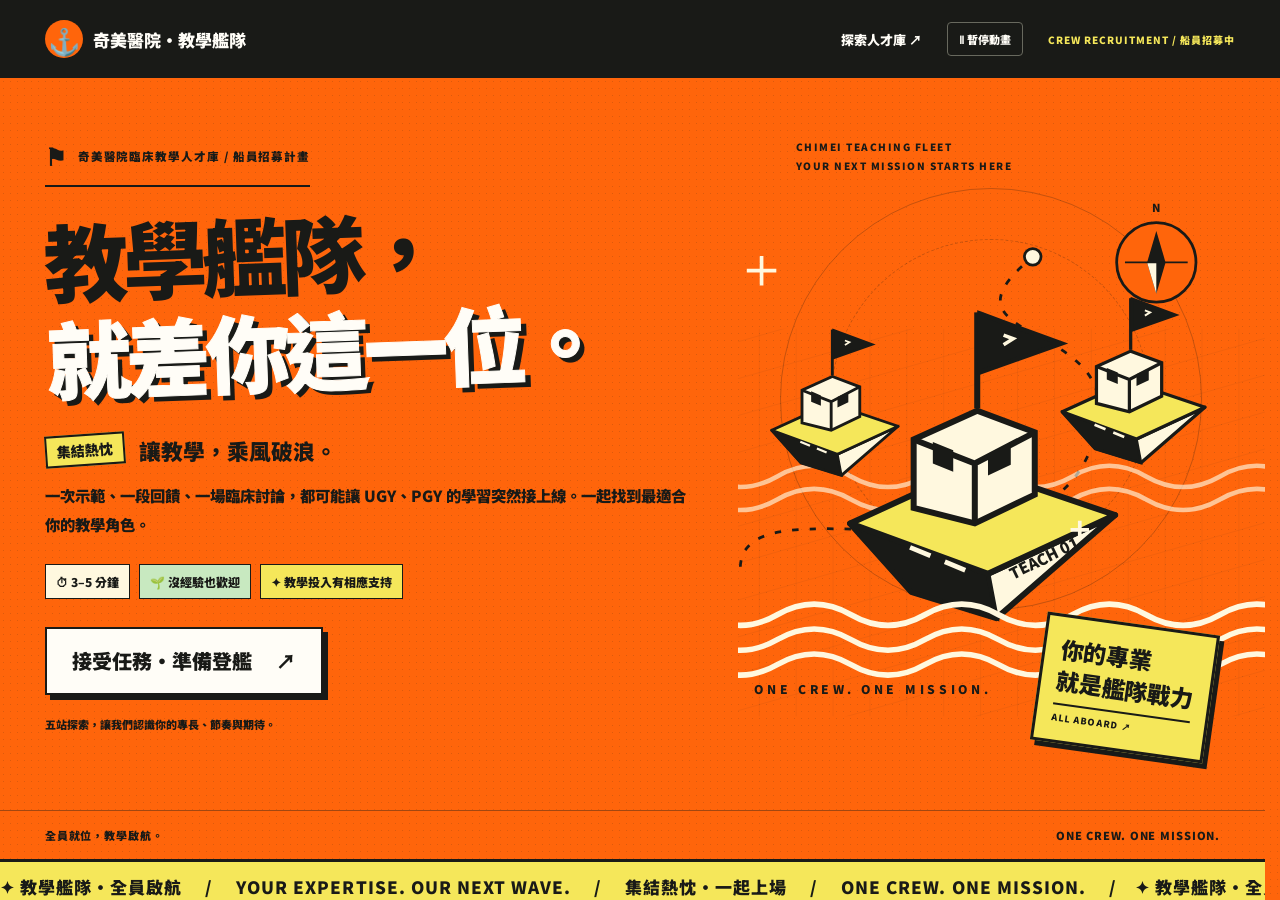
<file: index.html>
<!doctype html>
<html lang="zh-Hant">
<head>
<meta charset="utf-8">
<meta name="viewport" content="width=device-width,initial-scale=1,viewport-fit=cover">
<title>加入奇美教學艦隊｜臨床教學人才探索計畫</title>
<link rel="stylesheet" href="assets/fonts/noto-sans-tc/900.css">
<style>

:root{--ink:#191a17;--paper:#f7f3e9;--card:#fffdf7;--orange:#ff650b;--yellow:#f5e75a;--green:#c8e9c0;--purple:#cbbdf0;--muted:#65675e;--display:"Noto Sans TC",-apple-system,BlinkMacSystemFont,"Microsoft JhengHei",sans-serif;--edge:clamp(20px,3.5vw,72px);--header:78px}

*{box-sizing:border-box}
html{height:100%;scroll-behavior:smooth}
body{margin:0;overflow:hidden;background:var(--paper);color:var(--ink);font-family:-apple-system,BlinkMacSystemFont,"Noto Sans TC","PingFang TC","Microsoft JhengHei",sans-serif;font-weight:600}
button,input{font:inherit}
button,a{-webkit-tap-highlight-color:transparent;touch-action:manipulation}
button,a{color:inherit}
button{cursor:pointer}
button:focus-visible,a:focus-visible,input:focus-visible,.choice:has(input:focus-visible){outline:3px solid #2168ba;outline-offset:5px}
a{color:inherit}
.masthead{height:var(--header);display:flex;align-items:center;justify-content:space-between;gap:18px;padding:0 var(--edge);background:var(--ink);color:var(--card)}
.wordmark{font:900 17px var(--display);text-decoration:none;display:flex;align-items:center;gap:10px;white-space:nowrap}
.brand-icon{display:grid;place-items:center;background:var(--orange);color:var(--ink);width:38px;height:38px;border-radius:50%;font-size:26px}
.header-tools{display:flex;align-items:center;gap:25px}
.header-tools a{font-size:13px;text-decoration:none;font-weight:800}
.header-tools a:hover{text-decoration:underline;text-underline-offset:5px}
.motion-toggle{background:transparent;color:var(--card);border:1px solid #68695e;border-radius:4px;padding:8px 11px;font-size:11px;font-weight:800;white-space:nowrap}
.motion-toggle:hover{background:#34352f}
.header-status{font:900 10px var(--display);letter-spacing:.1em;color:var(--yellow)}

.navstate{position:absolute;width:1px;height:1px;opacity:0;pointer-events:none}
.pages{width:100%;height:calc(100dvh - var(--header));position:relative}
.page{position:absolute;inset:0;overflow-y:auto;overflow-x:hidden;opacity:0;visibility:hidden;overscroll-behavior:contain;scrollbar-gutter:stable;scroll-behavior:smooth;transition:opacity .25s ease}
.wrap{width:100%;padding:42px var(--edge) 24px;min-height:100%;display:flex;flex-direction:column}

#p0:checked~.pages .pg0,#p1:checked~.pages .pg1,#p2:checked~.pages .pg2,#p3:checked~.pages .pg3,#p4:checked~.pages .pg4,#p5:checked~.pages .pg5,#p6:checked~.pages .pg6{opacity:1;visibility:visible}

h1,h2,h3,.btn,.choice b,.badge,.chip,.route-map,.fleet-callout,.reward .eyebrow{font-family:var(--display);font-weight:900}
h1,h2,h3{overflow-wrap:anywhere}
.pg0{background-color:var(--orange);background-image:radial-gradient(#191a1726 .8px,transparent .8px);background-size:7px 7px}
.pg0 .wrap{padding:0}
.hero-grid{display:grid;grid-template-columns:minmax(0,1.4fr) minmax(0,1fr);align-items:center;flex:1;min-height:calc(100svh - var(--header) - 107px)}
.hero-copy{padding:60px 0 65px var(--edge);min-width:0;position:relative;z-index:2}
.badge{display:inline-flex;align-items:center;gap:10px;border-bottom:2px solid;padding-bottom:12px;letter-spacing:.08em;font-size:clamp(10px,.9vw,15px)}
.badge:before{content:"⚑";font-size:24px}
h1{font-size:clamp(52px,6.6vw,136px);line-height:1.15;letter-spacing:-.055em;margin:25px 0 28px;transform:rotate(-2deg);transform-origin:left center;animation:headline-in .85s ease-out both}
h1 .mark{display:block;white-space:nowrap;color:var(--card);-webkit-text-stroke:1px var(--card);text-shadow:5px 5px 0 var(--ink)}
.fleet-callout{display:flex;gap:14px;align-items:center;font-size:clamp(18px,1.7vw,28px);margin-bottom:15px;flex-wrap:wrap}
.fleet-callout span{font-size:.65em;border:2px solid;padding:4px 10px;background:var(--yellow);transform:rotate(-4deg)}
.lead{font-size:clamp(15px,1.2vw,21px);line-height:1.9;max-width:650px;font-weight:750;margin:0}
.perks{display:flex;gap:9px;flex-wrap:wrap;margin-top:24px}
.chip{font-size:12px;border:1.5px solid;background:#fff8df;padding:8px 10px}
.chip:nth-child(2){background:var(--green)}
.chip:nth-child(3){background:var(--yellow)}
.btn{display:inline-flex;align-items:center;justify-content:center;gap:24px;text-decoration:none;border:2px solid var(--ink);border-radius:0;padding:14px 21px;font-size:16px;line-height:1.5;background:var(--card);box-shadow:4px 4px 0 var(--ink);user-select:none;transition:transform .18s,box-shadow .18s}
.btn:hover:not(:disabled){transform:translate(-2px,-2px);box-shadow:6px 6px 0 var(--ink)}
.btn.next{background:var(--ink);color:var(--card);box-shadow:4px 4px 0 var(--orange)}
.btn.next:hover:not(:disabled){box-shadow:6px 6px 0 var(--orange)}
.hero-btn{margin-top:28px;padding:17px 25px;font-size:20px;min-width:260px}
.pg0 .hero-btn{background:var(--card);color:var(--ink);box-shadow:5px 5px 0 var(--ink)}
.hero-footnote{font-size:11px;font-weight:800;margin-top:20px;line-height:1.8}
.hero-bottom{display:flex;justify-content:space-between;gap:16px;padding:16px var(--edge);border-top:1.5px solid #191a1766;font-size:11px;font-weight:900;letter-spacing:.08em}
.marquee{background:var(--yellow);border-top:3px solid var(--ink);border-bottom:3px solid var(--ink);overflow:hidden;padding:12px 0;line-height:1.2}
.marquee-track{display:flex;width:max-content;animation:fleet-ticker 32s linear infinite}
.marquee-track span{font:900 17px var(--display);letter-spacing:.06em;white-space:nowrap;flex:none}

.expedition{position:relative;isolation:isolate;min-width:0;align-self:stretch;display:flex;align-items:center;justify-content:center;overflow:hidden;min-height:530px;animation:scene-in 1.1s ease-out both}
.fleet-scene{width:112%;flex:none;position:relative;margin-left:-8%;overflow:visible;z-index:1}
.fleet-orbit{position:absolute;border:1px solid #191a1740;width:80%;aspect-ratio:1;border-radius:50%;top:15%;left:8%}
.fleet-orbit:after{content:"";position:absolute;inset:12%;border:1px dashed #191a1740;border-radius:50%}
.fleet-coordinate{position:absolute;top:8%;left:11%;font-size:10px;letter-spacing:.15em;line-height:1.9;font-weight:900}
.fleet-stamp{position:absolute;z-index:2;bottom:8%;right:10%;border:3px solid;padding:15px;background:var(--yellow);transform:rotate(8deg);box-shadow:5px 5px 0 var(--ink);font:900 23px/1.4 var(--display)}
.fleet-stamp span{display:block}
.fleet-stamp b{display:block;border-top:2px solid;margin-top:7px;padding-top:7px;font-size:9px;letter-spacing:.13em}
.flagship{animation:flagship-sail 5s ease-in-out infinite;transform-box:fill-box;transform-origin:center}
.escort-one{animation:escort-sail 5.5s ease-in-out -1s infinite}
.escort-two{animation:escort-sail 6s ease-in-out -3s infinite}
.fleet-waves{animation:fleet-wave 4.5s linear infinite}
.waves-back{animation-duration:7s;animation-direction:reverse;opacity:.65}
.navigation-lines path{animation:navigation-flow 12s linear infinite}
.fleet-compass{animation:compass-steer 9s ease-in-out infinite;transform-origin:0 0}
.signal-star{animation:signal-breathe 4s ease-in-out infinite}

.mission-layout{display:grid;grid-template-columns:minmax(0,.8fr) minmax(0,1.5fr);gap:clamp(35px,5vw,110px);align-items:start;flex:1}
.mission-brief{position:sticky;top:0;padding:5px 0 20px}
.step{display:inline-block;font-size:11px;font-weight:900;letter-spacing:.13em;border-bottom:2px solid;padding-bottom:12px}
.title{font-size:clamp(32px,3.6vw,64px);line-height:1.35;letter-spacing:-.055em;margin:19px 0 18px}
.title:focus{outline:none}
.title-phrase{display:inline-block}
.sub{font-size:16px;line-height:1.85;color:var(--muted);margin:0 0 26px;font-weight:650}
.route-caption{font-size:10px;letter-spacing:.15em;font-weight:900;border-top:1px solid #c1c3b7;padding-top:24px;margin:30px 0 17px}
.route-map{list-style:none;padding:0;margin:0;display:grid;gap:0}
.route-map li{display:flex;align-items:center;gap:13px;position:relative;min-height:54px;color:var(--muted);font-size:14px}
.route-map li:before{content:"";position:absolute;left:15px;top:34px;height:36px;border-left:1.5px dashed #c3c4b8;z-index:-1}
.route-map li:last-child:before{display:none}
.route-map i{width:31px;height:31px;display:grid;place-items:center;font-style:normal;font-size:12px;border:1.5px solid #bdc0b2;background:var(--paper)}
.route-map .completed i{background:var(--ink);color:var(--card);border-color:var(--ink)}
.route-map .current{color:var(--ink)}
.route-map .current i{background:var(--orange);border:2px solid var(--ink);box-shadow:3px 3px 0 var(--ink);transform:rotate(-5deg)}
.route-map .current:after{content:"YOU ARE HERE";font-family:inherit;font-size:8px;letter-spacing:.06em;background:var(--yellow);padding:4px 7px;border:1px solid;margin-left:5px}
.mission-body{min-width:0;padding:4px 5px 12px 0}
.mission-topline{display:flex;justify-content:space-between;gap:15px;align-items:center;font-size:10px;font-weight:900;letter-spacing:.12em;margin-bottom:12px}
.mission-topline span:last-child{color:var(--muted)}
.progress{display:flex;gap:6px;margin-bottom:26px}
.dot{height:7px;flex:1;background:#dcded1}
.dot.on{background:var(--orange)}
.panel{background:var(--card);border:2px solid var(--ink);padding:23px;box-shadow:5px 5px 0 #191a1718}
.panel>b{font-family:var(--display);font-weight:900;line-height:1.6}
.grid{display:grid;grid-template-columns:repeat(2,minmax(0,1fr));gap:14px}
.grid.three{grid-template-columns:repeat(3,minmax(0,1fr))}
.choice{display:flex;flex-direction:column;justify-content:center;position:relative;background:var(--card);border:2px solid var(--ink);padding:19px 34px 19px 17px;min-height:108px;box-shadow:3px 3px 0 #191a1733;cursor:pointer;transition:transform .15s,box-shadow .15s,background .15s}
.choice input{position:absolute;opacity:0;top:13px;right:10px;width:22px;height:22px;margin:0}
.choice b{display:block;font-size:17px;line-height:1.55;margin-bottom:5px;overflow-wrap:anywhere}
.choice small{font-size:12px;line-height:1.65;color:var(--muted);font-weight:600;overflow-wrap:anywhere}
.choice:hover{transform:translateY(-2px);box-shadow:3px 5px 0 var(--ink)}
.choice:has(input:checked){background:var(--yellow);transform:translate(-2px,-2px);box-shadow:5px 5px 0 var(--ink)}
.choice:has(input:checked):after{content:"✓";position:absolute;right:9px;top:11px;width:22px;height:22px;background:var(--ink);color:var(--card);display:grid;place-items:center;font-size:13px;font-weight:900}
.grid.three .choice{min-height:130px;padding-left:14px}
.grid.three .choice b{font-size:16px}
.input-label{display:block;font-family:var(--display);font-weight:900;font-size:14px;margin-bottom:9px}
.input-label .req{margin-left:3px}
.text{width:100%;border:1.5px solid #aeb1a0;border-radius:0;padding:14px;font:inherit;font-size:16px;font-weight:700;line-height:1.5;background:var(--paper);min-height:53px}
.text::placeholder{color:#74786a;font-weight:500}
.text:focus{border-color:var(--ink);background:#fff}
.nav{display:flex;justify-content:space-between;gap:15px;margin-top:25px;padding-bottom:5px}
.btn:disabled{opacity:.38;cursor:not-allowed;box-shadow:none;filter:grayscale(.5)}
.alert{margin-top:20px;padding:13px 15px;border:1px dashed #b3a96e;background:#f7f0c9;font-size:13px;line-height:1.8;font-weight:700}
.alert[hidden]{display:none}
.note{margin-top:23px;padding:16px 18px;border-left:5px solid var(--orange);background:#eeeadd;line-height:1.8;font-size:14px}
.note b{font-weight:900}
.req{color:#a93500;font-weight:900}
.reward{position:relative;overflow:hidden;background:var(--ink);color:var(--card);border:2px solid var(--ink);box-shadow:5px 5px 0 var(--orange);padding:25px;margin-bottom:28px}
.reward:after{content:"YOUR TIME MATTERS";position:absolute;bottom:-5px;right:-5px;font:900 40px var(--display);opacity:.06;pointer-events:none;white-space:nowrap}
.reward .eyebrow{font-size:10px;letter-spacing:.14em;color:var(--yellow)}
.reward h3{font-size:25px;line-height:1.5;margin:9px 0}
.reward p{font-size:14px;line-height:1.9;margin:0;color:#e5e6d9}
.reward strong{color:var(--yellow)}
.moneytag{display:inline-flex;margin-top:16px;background:var(--yellow);color:var(--ink);padding:8px 12px;font-size:13px;font-weight:900}
.brand-footer{display:flex;justify-content:space-between;gap:16px;flex-wrap:wrap;font-size:10px;font-weight:800;line-height:1.8;letter-spacing:.04em;color:var(--muted);border-top:1.5px solid #c4c7b7;padding-top:19px;margin-top:38px}
.brand-footer strong{color:var(--ink)}

.pg6{background-color:var(--orange);background-image:radial-gradient(#191a1726 .8px,transparent .8px);background-size:7px 7px}
.finish{align-items:center;justify-content:center;text-align:center;padding-top:45px}
.finish .title{font-size:clamp(36px,5vw,82px);transform:rotate(-2deg);color:var(--card);-webkit-text-stroke:.5px var(--card);text-shadow:4px 4px 0 var(--ink);margin:15px 0 22px}
.finish .lead{font-size:17px;max-width:740px}
.completion-seal{font:900 11px var(--display);letter-spacing:.12em;background:var(--ink);color:var(--yellow);padding:10px 17px;transform:rotate(-4deg);border:2px solid}
.crew-pass{margin:28px 0;display:grid;grid-template-columns:100px minmax(0,1fr);width:min(680px,100%);border:3px solid var(--ink);background:var(--paper);box-shadow:7px 7px 0 var(--ink);text-align:left;transform:rotate(-1deg)}
.pass-side{display:grid;place-items:center;background:var(--yellow);border-right:2px dashed var(--ink);font-size:48px}
.pass-content{padding:24px}
.pass-content small{display:block;font:900 10px var(--display);letter-spacing:.12em}
.pass-content h3{font-size:28px;line-height:1.5;margin:13px 0 5px}
.pass-content p{font-size:14px;color:var(--muted);line-height:1.7;margin:0}
.pass-content #submitStatus{display:block;font-size:12px;margin-top:18px;padding-top:13px;border-top:1px solid #c3c6b7}
.finish .panel{max-width:680px;text-align:left;box-shadow:none;width:100%;font-size:14px;line-height:1.8;margin:0 0 25px}
.finish .panel p{margin:7px 0 0}
.finish-actions{display:flex;gap:15px;justify-content:center;flex-wrap:wrap}
.finish .brand-footer{width:100%;margin-top:45px;border-color:#191a1755;color:var(--ink)}
.finish-burst{width:72px;height:72px;position:relative;display:grid;place-items:center;font-size:47px;margin-top:20px}
.finish-burst:before,.finish-burst:after{content:"✦";position:absolute;color:var(--yellow);font-size:30px;left:-35px;top:0}
.finish-burst:after{left:auto;right:-35px;top:25px;font-size:22px}
#p6:checked~.pages .finish-burst{animation:welcome-in .6s ease-out both}

.submit-loading{position:fixed;inset:0;background:#191a17b8;backdrop-filter:blur(5px);z-index:99;display:none;place-items:center;text-align:center;padding:24px}
.submit-loading.show{display:grid}
.submit-card{background:var(--paper);border:3px solid var(--ink);padding:32px;box-shadow:7px 7px 0 var(--orange);max-width:400px}
.submit-card b{font-family:var(--display);font-weight:900}
.submit-card p{color:var(--muted)!important}
.spinner{width:44px;height:44px;border:5px solid #d9dacd;border-top-color:var(--orange);border-radius:50%;margin:0 auto 18px;animation:spin .8s linear infinite}
noscript{position:fixed;inset:var(--header) 0 auto;z-index:110;background:var(--yellow);padding:20px;border:2px solid;text-align:center}

body[data-motion-paused] *,body[data-motion-paused] *:before,body[data-motion-paused] *:after{animation-play-state:paused!important}

@keyframes spin{to{transform:rotate(360deg)}
}
@keyframes headline-in{from{opacity:0;transform:translateY(22px) rotate(-2deg)}
to{opacity:1;transform:translateY(0) rotate(-2deg)}
}
@keyframes scene-in{from{opacity:0;transform:translateX(35px)}
to{opacity:1;transform:translateX(0)}
}
@keyframes flagship-sail{0%,100%{transform:translate(0,0) rotate(-1deg)}
50%{transform:translate(0,-9px) rotate(1deg)}
}
@keyframes escort-sail{0%,100%{transform:translateY(0)}
50%{transform:translateY(-12px)}
}
@keyframes fleet-wave{to{transform:translateX(-80px)}
}
@keyframes navigation-flow{to{stroke-dashoffset:-190}
}
@keyframes compass-steer{0%,100%{transform:rotate(-12deg)}
50%{transform:rotate(15deg)}
}
@keyframes signal-breathe{0%,100%{opacity:.45}
50%{opacity:1}
}
@keyframes fleet-ticker{to{transform:translateX(-50%)}
}
@keyframes welcome-in{from{opacity:0;transform:translateY(12px) scale(.8)}
to{opacity:1;transform:translateY(0) scale(1)}
}

@media(min-width:1800px){.mission-layout{grid-template-columns:minmax(0,.75fr) minmax(0,1.5fr)}
.grid.three .choice{min-height:145px}
.choice b{font-size:20px}
.choice small{font-size:14px}
.mission-body{padding-top:12px}
.title{font-size:68px}
.sub{font-size:19px}
.fleet-scene{max-width:900px}
}

@media(max-width:1180px){.header-status{display:none}
.mission-layout{grid-template-columns:minmax(0,.8fr) minmax(0,1.4fr);gap:35px}
.title{font-size:39px}
.sub{font-size:15px}
.route-map .current:after{display:none}
.grid.three{grid-template-columns:repeat(2,minmax(0,1fr))}
.choice{padding-left:13px}
.choice b{font-size:16px}
.hero-grid{min-height:650px}
.hero-copy{padding-top:50px;padding-bottom:60px}
h1{font-size:6.4vw}
.lead{font-size:15px}
.expedition{min-height:480px}
.fleet-stamp{font-size:18px}
.badge{font-size:10px;letter-spacing:.04em}
.chip{font-size:10px}
.hero-btn{font-size:18px;min-width:240px}
.btn{gap:14px}
}

@media(max-width:800px){:root{--header:68px;--edge:20px}
.masthead{gap:10px}
.wordmark{font-size:12px;gap:7px}
.brand-icon{width:28px;height:28px;font-size:20px}
.header-tools{gap:13px}
.header-tools a{font-size:11px}
.motion-toggle{font-size:10px;padding:7px}
.hero-grid{grid-template-columns:1fr;min-height:0}
.hero-copy{padding:36px var(--edge) 0}
h1{font-size:12.5vw;margin:22px 0;text-shadow:none}
h1 .mark{-webkit-text-stroke:.5px var(--card);text-shadow:3px 3px 0 var(--ink)}
.badge{font-size:9px;gap:6px;padding-bottom:9px}
.badge:before{font-size:19px}
.fleet-callout{font-size:23px;gap:10px}
.lead{font-size:15px;line-height:1.9}
.perks{gap:7px;margin-top:20px}
.chip{font-size:10px;padding:7px 8px}
.hero-btn{font-size:18px;padding:15px 20px;margin-top:24px;min-width:250px}
.hero-footnote{font-size:10px;margin-top:17px}
.expedition{height:335px;min-height:0;margin-top:0}
.fleet-scene{width:min(105%,430px);margin:0}
.fleet-coordinate{font-size:8px;top:8%;left:8%}
.fleet-stamp{font-size:16px;bottom:8%;right:8%;padding:10px;border-width:2px;box-shadow:3px 3px 0 var(--ink)}
.fleet-stamp b{font-size:7px}
.hero-bottom{font-size:9px;padding:13px var(--edge);letter-spacing:0}
.hero-bottom span:last-child{font-size:8px}
.marquee-track span{font-size:14px}
.marquee{padding:12px 0}
.wrap{padding-top:27px}
.mission-layout{grid-template-columns:1fr;gap:24px}
.mission-brief{position:static;padding:0}
.step{font-size:10px;padding-bottom:9px}
.title{font-size:clamp(30px,6vw,44px);line-height:1.4;margin:16px 0 13px}
.sub{font-size:14px;margin-bottom:0}
.route-caption{display:none}
.route-map{grid-template-columns:repeat(5,minmax(0,1fr));gap:5px;margin-top:23px}
.route-map li{display:flex;flex-direction:column;gap:8px;font-size:10px;min-height:64px;justify-content:flex-start;text-align:center}
.route-map i{width:27px;height:27px;font-size:10px}
.route-map li:before{left:calc(50% + 16px);right:calc(-50% + 15px);width:auto;top:13px;height:0;border-left:0;border-top:1.5px dashed #c3c4b8}
.mission-body{padding:0 4px 8px 0}
.progress{margin-bottom:20px}
.mission-topline{font-size:9px}
.grid,.grid.three{grid-template-columns:repeat(2,minmax(0,1fr));gap:12px}
.panel{padding:18px}
.choice{min-height:106px;padding:15px 30px 15px 12px}
.choice b,.grid.three .choice b{font-size:15px}
.choice small{font-size:11px}
.grid.three .choice{min-height:126px;padding-left:12px}
.input-label{font-size:13px}
.text{font-size:16px;padding:13px}
.btn{font-size:14px;padding:13px 16px;gap:12px}
.nav{gap:12px;margin-top:23px}
.nav .btn.next{margin-left:auto}
.note{font-size:13px;padding:14px}
.alert{font-size:12px;padding:12px}
.reward{padding:21px;margin-bottom:24px}
.reward h3{font-size:23px}
.reward p{font-size:13px}
.moneytag{font-size:12px}
.brand-footer{font-size:9px;gap:5px;margin-top:30px;padding-top:16px;flex-direction:column}
.finish{padding-top:35px}
.finish .title{font-size:clamp(32px,7.7vw,56px);line-height:1.4;text-shadow:3px 3px 0 var(--ink);margin-top:20px}
.finish .lead{font-size:14px}
.crew-pass{grid-template-columns:62px minmax(0,1fr);box-shadow:5px 5px 0 var(--ink)}
.pass-side{font-size:32px}
.pass-content{padding:18px 15px}
.pass-content h3{font-size:24px;overflow-wrap:anywhere}
.pass-content small{font-size:8px}
.pass-content p{font-size:12px;overflow-wrap:anywhere}
.pass-content #submitStatus{font-size:11px}
.finish .panel{padding:19px;font-size:13px}
.finish-actions{gap:13px}
.finish .brand-footer{margin-top:30px}
}

@media(max-width:390px){:root{--edge:16px}
.wordmark{font-size:11px}
.header-tools{gap:10px}
.grid,.grid.three{grid-template-columns:1fr}
.grid.three .choice{min-height:90px}
.choice{min-height:88px}
.choice b,.grid.three .choice b{font-size:16px}
.choice small{font-size:12px}
.hero-copy .lead{font-size:14px}
.badge{font-size:8px}
.fleet-callout{font-size:21px}
.expedition{height:300px}
.nav .btn{font-size:13px;padding:13px 12px;gap:8px}
.header-tools a{font-size:10px}
.motion-toggle{font-size:9px}
.title{font-size:31px}
}

@media(prefers-reduced-motion:reduce){html,.page{scroll-behavior:auto}
*,*:before,*:after{animation:none!important;transition:none!important}
.motion-toggle{display:none}
h1,.expedition,.finish-burst{opacity:1}
}


</style>
</head>
<body>
<header class="masthead">
  <a class="wordmark" href="index.html"><span class="brand-icon" aria-hidden="true">⚓</span> 奇美醫院・教學艦隊</a>
  <nav class="header-tools" aria-label="主要導覽"><a href="Dashboard.html">探索人才庫 ↗</a><button class="motion-toggle" id="motionToggle" type="button" aria-pressed="false">Ⅱ 暫停動畫</button><span class="header-status" id="headerStatus" role="status">CREW RECRUITMENT / 船員招募中</span></nav>
</header>
<noscript>請開啟 JavaScript，才能完成登艦問卷與送出資料。</noscript>

<input class="navstate" type="radio" name="page" id="p0" checked tabindex="-1" aria-hidden="true">
<input class="navstate" type="radio" name="page" id="p1" tabindex="-1" aria-hidden="true">
<input class="navstate" type="radio" name="page" id="p2" tabindex="-1" aria-hidden="true">
<input class="navstate" type="radio" name="page" id="p3" tabindex="-1" aria-hidden="true">
<input class="navstate" type="radio" name="page" id="p4" tabindex="-1" aria-hidden="true">
<input class="navstate" type="radio" name="page" id="p5" tabindex="-1" aria-hidden="true">
<input class="navstate" type="radio" name="page" id="p6" tabindex="-1" aria-hidden="true">

<form class="pages" id="talentForm" action="https://script.google.com/macros/s/AKfycbxg-ohbmCrBs-RBcpm0IkPH-m2koSAw1t2fdsmryrv74HD_BaxfWlUa5rgxpLPPNWzjNA/exec" method="post">
<section class="page pg0" aria-labelledby="welcomeTitle"><div class="wrap"><div class="hero-grid"><div class="hero-copy">
<span class="badge">奇美醫院臨床教學人才庫 / 船員招募計畫</span>
<h1 id="welcomeTitle">教學艦隊，<span class="mark">就差你這一位。</span></h1>
<div class="fleet-callout"><span>集結熱忱</span>讓教學，乘風破浪。</div>
<p class="lead">一次示範、一段回饋、一場臨床討論，都可能讓 UGY、PGY 的學習突然接上線。一起找到最適合你的教學角色。</p>
<div class="perks"><span class="chip">⏱ 3–5 分鐘</span><span class="chip">🌱 沒經驗也歡迎</span><span class="chip">✦ 教學投入有相應支持</span></div>
<button class="btn next hero-btn" type="button" data-page="p1">接受任務・準備登艦 <span aria-hidden="true">↗</span></button>
<p class="hero-footnote">五站探索，讓我們認識你的專長、節奏與期待。</p>
</div><div class="expedition" aria-hidden="true"><div class="fleet-orbit"></div><span class="fleet-coordinate">CHIMEI TEACHING FLEET<br>YOUR NEXT MISSION STARTS HERE</span><svg class="fleet-scene" viewBox="0 0 640 590" fill="none" xmlns="http://www.w3.org/2000/svg">
        <defs>
          <pattern id="seaGrid" width="40" height="40" patternUnits="userSpaceOnUse" patternTransform="skewY(-16)"><path d="M40 0H0V40" stroke="#191a17" stroke-opacity=".12"/></pattern>
          <g id="fleetShip">
            <path d="M-100 0L15 42 121-7 22 79-49 57Z" fill="#fff8df" stroke="#191a17" stroke-width="5" stroke-linejoin="round"/>
            <path d="M-100 0L-49 57 22 79 15 42Z" fill="#191a17" stroke="#191a17" stroke-width="4"/>
            <path d="M-100 0L3-47 121-7 15 42Z" fill="#f5e75a" stroke="#191a17" stroke-width="5" stroke-linejoin="round"/>
            <path d="M-47-13V-70L6-94 54-76V-24L4 0Z" fill="#fff8df" stroke="#191a17" stroke-width="5"/>
            <path d="M-47-70L4-50 54-76M4-50V0" stroke="#191a17" stroke-width="5"/>
            <path d="M-31-68L-14-61V-43L-31-50ZM15-58L34-67V-49L15-40Z" fill="#191a17"/>
            <path d="M6-96V-176" stroke="#191a17" stroke-width="5"/>
            <path d="M8-175L76-150 8-126Z" fill="#191a17" stroke="#191a17" stroke-width="4"/>
            <path d="M28-157L36-154 28-149" stroke="#fff8df" stroke-width="3"/>
            <path d="M-50 20L-33 27M-21 32L-4 39" stroke="#fff8df" stroke-width="4"/>
          </g>
        </defs>
        <path d="M0 170H640V590H0Z" fill="url(#seaGrid)"/>
        <g class="navigation-lines"><path d="M60 428C64 329 367 461 437 307S253 194 376 93" stroke="#191a17" stroke-width="3" stroke-dasharray="7 12"/><circle cx="377" cy="92" r="9" fill="#fff8df" stroke="#191a17" stroke-width="3"/></g>
        <g class="fleet-waves waves-back" stroke="#fff8df" stroke-width="5"><path d="M-60 330Q-20 307 20 330T100 330T180 330T260 330T340 330T420 330T500 330T580 330T660 330T740 330"/><path d="M-60 355Q-20 332 20 355T100 355T180 355T260 355T340 355T420 355T500 355T580 355T660 355T740 355"/></g>
        <g transform="translate(156 280) scale(.62)"><g class="escort escort-one"><use href="#fleetShip"/></g></g>
        <g transform="translate(479 260) scale(.7)"><g class="escort escort-two"><use href="#fleetShip"/></g></g>
        <g transform="translate(309 381) scale(1.3)"><g class="flagship"><use href="#fleetShip"/><text x="36" y="47" transform="rotate(-26 36 47)" fill="#191a17" font-size="13" font-weight="900">TEACH 01</text></g></g>
        <g class="fleet-waves waves-front" stroke="#fff8df" stroke-width="6"><path d="M-60 480Q-20 457 20 480T100 480T180 480T260 480T340 480T420 480T500 480T580 480T660 480T740 480"/><path d="M-60 507Q-20 484 20 507T100 507T180 507T260 507T340 507T420 507T500 507T580 507T660 507T740 507"/><path d="M-60 534Q-20 511 20 534T100 534T180 534T260 534T340 534T420 534T500 534T580 534T660 534T740 534"/></g>
        <g transform="translate(511 98)"><g class="fleet-compass"><circle r="43" fill="#ff650b" stroke="#191a17" stroke-width="3"/><path d="M0-34L10 0 0 34-10 0Z" fill="#191a17"/><path d="M0 0L-10 0 0 34Z" fill="#fff8df"/><path d="M-34 0H34" stroke="#191a17" stroke-width="2"/></g><text x="0" y="-55" text-anchor="middle" fill="#191a17" font-size="12" font-weight="900">N</text></g>
        <g class="signal-star" stroke="#fff8df" stroke-width="4"><path d="M83 91V123M67 107H99M428 378V398M418 388H438"/></g>
        <text x="75" y="566" fill="#191a17" font-size="13" font-weight="900" letter-spacing="4">ONE CREW. ONE MISSION.</text>
      </svg>
<div class="fleet-stamp">你的專業<span>就是艦隊戰力</span><b>ALL ABOARD ↗</b></div></div></div>
<div class="hero-bottom"><span>全員就位，教學啟航。</span><span>ONE CREW. ONE MISSION.</span></div>
<div class="marquee" aria-hidden="true"><div class="marquee-track"><span>✦ 教學艦隊・全員啟航　 /　 YOUR EXPERTISE. OUR NEXT WAVE.　 /　 集結熱忱・一起上場　 /　 ONE CREW. ONE MISSION.　 /　 </span><span>✦ 教學艦隊・全員啟航　 /　 YOUR EXPERTISE. OUR NEXT WAVE.　 /　 集結熱忱・一起上場　 /　 ONE CREW. ONE MISSION.　 /　 </span></div></div>
</div></section>

<section class="page pg1" aria-labelledby="missionTitle1" aria-hidden="true"><div class="wrap"><div class="mission-layout"><aside class="mission-brief"><span class="step">MISSION 01 · WHO ARE YOU?</span><h2 class="title" id="missionTitle1" tabindex="-1">船員報到，<wbr><span class="title-phrase">認識一下！</span></h2><p class="sub">職級讓我們了解不同角色的參與需求，不是資格審查。</p><p class="route-caption">YOUR BOARDING ROUTE / 五站探索航程</p><ol class="route-map" aria-label="問卷航程"><li class="current" aria-current="step"><i aria-hidden="true">01</i><span>船員報到</span></li><li class=""><i aria-hidden="true">02</i><span>專長航線</span></li><li class=""><i aria-hidden="true">03</i><span>任務角色</span></li><li class=""><i aria-hidden="true">04</i><span>艦隊補給</span></li><li class=""><i aria-hidden="true">05</i><span>成長航程</span></li></ol></aside><div class="mission-body"><div class="mission-topline"><span>登艦任務 01 / 05</span><span>船員報到</span></div><div class="progress"><i class="dot on"></i><i class="dot"></i><i class="dot"></i><i class="dot"></i><i class="dot"></i></div>
<div class="panel"><label class="input-label" for="crewName">姓名 <span class="req">*</span></label><input id="crewName" autocomplete="name" class="text" name="name" placeholder="姓名（必填）" required minlength="1" data-required="姓名" style="margin-bottom:17px"><label class="input-label" for="crewDept">科別／單位 <span class="req">*</span></label><input id="crewDept" autocomplete="organization" class="text" name="dept" placeholder="科別／單位（必填）" required minlength="1" data-required="科別／單位" style="margin-bottom:17px"><div class="grid">
<label class="choice"><input type="radio" name="role" required value="主治醫師"><b>🩺 主治醫師</b><small>Attending physician</small></label>
<label class="choice"><input type="radio" name="role" value="住院醫師"><b>🧑‍⚕️ 住院醫師</b><small>Resident</small></label>
<label class="choice"><input type="radio" name="role" value="總醫師／Fellow"><b>⭐ 總醫師／Fellow</b><small>Chief resident / Fellow</small></label>
<label class="choice"><input type="radio" name="role" value="醫事職類／其他"><b>🤝 醫事職類／其他</b><small>跨專業教學夥伴</small></label></div></div>
<div class="alert" id="a1" role="status">⚠️ 完成「姓名＋職級＋科別／單位」後，下一頁就會亮起。</div>
<div class="nav"><button class="btn" type="button" data-page="p0">← 返回</button><button class="btn next gate gate1" type="button" data-page="p2">下一站 →</button></div></div></div><div class="brand-footer"><span>⚓ 奇美醫院教學部 · 同一份熱忱，同一個艦隊。</span><span>CHIMEI MEDICAL CENTER / TEACHING FLEET</span></div></div></section>

<section class="page pg2" aria-labelledby="missionTitle2" aria-hidden="true"><div class="wrap"><div class="mission-layout"><aside class="mission-brief"><span class="step">MISSION 02 · YOUR TEACHING SPARK</span><h2 class="title" id="missionTitle2" tabindex="-1">你的專長，<wbr><span class="title-phrase">就是艦隊戰力。</span></h2><p class="sub">可複選。沒有正式授課經驗也沒關係，我們想先知道你的興趣在哪裡。</p><p class="route-caption">YOUR BOARDING ROUTE / 五站探索航程</p><ol class="route-map" aria-label="問卷航程"><li class="completed"><i aria-hidden="true">✓</i><span>船員報到</span></li><li class="current" aria-current="step"><i aria-hidden="true">02</i><span>專長航線</span></li><li class=""><i aria-hidden="true">03</i><span>任務角色</span></li><li class=""><i aria-hidden="true">04</i><span>艦隊補給</span></li><li class=""><i aria-hidden="true">05</i><span>成長航程</span></li></ol></aside><div class="mission-body"><div class="mission-topline"><span>登艦任務 02 / 05</span><span>專長航線</span></div><div class="progress"><i class="dot on"></i><i class="dot on"></i><i class="dot"></i><i class="dot"></i><i class="dot"></i></div>
<div class="grid three">
<label class="choice"><input type="checkbox" name="topic" value="臨床技能"><b>🩺 臨床技能</b><small>理學檢查、技術操作、技能指導</small></label>
<label class="choice"><input type="checkbox" name="topic" value="醫病溝通"><b>💬 醫病溝通</b><small>困難情境、告知、SDM、溝通技巧</small></label>
<label class="choice"><input type="checkbox" name="topic" value="六大核心能力"><b>🧭 六大核心能力</b><small>病人照護、醫學知識、專業素養等</small></label>
<label class="choice"><input type="checkbox" name="topic" value="情境模擬"><b>🎭 情境模擬</b><small>SP、模擬病人、跨團隊演練</small></label>
<label class="choice"><input type="checkbox" name="topic" value="OSCE／臨床評量"><b>🎯 OSCE／臨床評量</b><small>EPA、Mini-CEX、CbD、DOPS</small></label>
<label class="choice"><input type="checkbox" name="topic" value="UGY／PGY 帶教"><b>🧑‍⚕️ UGY／PGY 帶教</b><small>小組、床邊與案例討論</small></label>
<label class="choice"><input type="checkbox" name="topic" value="急救／高風險情境"><b>🚑 急救／高風險情境</b><small>危機處置與團隊合作</small></label>
<label class="choice"><input type="checkbox" name="topic" value="全人／醫學人文"><b>🧠 全人／醫學人文</b><small>倫理、病安、全人照護</small></label>
<label class="choice"><input type="checkbox" name="topic" value="創新教學"><b>✨ 創新教學</b><small>AI、AR/VR、數位教材</small></label>
</div><label class="input-label" for="crewTopic" style="margin-top:23px">其他專長／想教的主題（選填）</label><input id="crewTopic" class="text" name="custom_topic" placeholder="💡 還有一堂課，我其實很想教……">
<div class="alert" id="a2" role="status">⚠️ 請至少選 1 項教學領域，或直接填寫你的其他專長／想教的主題。</div>
<div class="nav"><button class="btn" type="button" data-page="p1">← 上一站</button><button class="btn next gate gate2" type="button" data-page="p3">下一站 →</button></div></div></div><div class="brand-footer"><span>⚓ 奇美醫院教學部 · 同一份熱忱，同一個艦隊。</span><span>CHIMEI MEDICAL CENTER / TEACHING FLEET</span></div></div></section>

<section class="page pg3" aria-labelledby="missionTitle3" aria-hidden="true"><div class="wrap"><div class="mission-layout"><aside class="mission-brief"><span class="step">MISSION 03 · HOW WOULD YOU JOIN?</span><h2 class="title" id="missionTitle3" tabindex="-1">選個位置，<wbr><span class="title-phrase">一起上場。</span></h2><p class="sub">從你舒服的方式開始。可複選。</p><p class="route-caption">YOUR BOARDING ROUTE / 五站探索航程</p><ol class="route-map" aria-label="問卷航程"><li class="completed"><i aria-hidden="true">✓</i><span>船員報到</span></li><li class="completed"><i aria-hidden="true">✓</i><span>專長航線</span></li><li class="current" aria-current="step"><i aria-hidden="true">03</i><span>任務角色</span></li><li class=""><i aria-hidden="true">04</i><span>艦隊補給</span></li><li class=""><i aria-hidden="true">05</i><span>成長航程</span></li></ol></aside><div class="mission-body"><div class="mission-topline"><span>登艦任務 03 / 05</span><span>任務角色</span></div><div class="progress"><i class="dot on"></i><i class="dot on"></i><i class="dot on"></i><i class="dot"></i><i class="dot"></i></div>
<div class="grid">
<label class="choice"><input type="checkbox" name="joinrole" value="先觀摩／當助教"><b>👀 先觀摩／當助教</b><small>先熟悉流程，再慢慢加入</small></label>
<label class="choice"><input type="checkbox" name="joinrole" value="小組帶領"><b>👥 小組帶領</b><small>討論、案例或技能練習</small></label>
<label class="choice"><input type="checkbox" name="joinrole" value="共同授課"><b>🤝 共同授課</b><small>與既有教師搭配，不用單打獨鬥</small></label>
<label class="choice"><input type="checkbox" name="joinrole" value="獨立授課"><b>🎤 獨立授課</b><small>有合適主題時，我願意試試</small></label>
<label class="choice"><input type="checkbox" name="joinrole" value="評量／回饋"><b>🎯 評量／回饋</b><small>OSCE、EPA、臨床能力評量</small></label>
<label class="choice"><input type="checkbox" name="joinrole" value="教案共同設計"><b>🧩 教案共同設計</b><small>不上台，也可以一起把課做好</small></label>
</div>
<div class="panel" style="margin-top:18px">
<b style="font-size:19px">⏱ 你期待的教學參與頻率是？ <span class="req">*</span></b>
<p style="margin:7px 0 15px;color:#67616b;line-height:1.55">有熱忱不代表要天天出現。選一個最符合你目前生活節奏的方式。</p>
<div class="grid">
<label class="choice"><input type="radio" name="frequency" value="偶爾支援就好"><b>🌤 偶爾支援就好</b><small>有合適主題或臨時需求時，再問問我</small></label>
<label class="choice"><input type="radio" name="frequency" value="每年約 1–2 次"><b>🌱 每年約 1–2 次</b><small>希望低頻但持續參與</small></label>
<label class="choice"><input type="radio" name="frequency" value="每季約 1 次"><b>🌿 每季約 1 次</b><small>有固定但不密集的教學節奏</small></label>
<label class="choice"><input type="radio" name="frequency" value="每月 1 次以上也可以"><b>🔥 每月 1 次以上也可以</b><small>如果主題合適，我願意較常參與</small></label>
<label class="choice"><input type="radio" name="frequency" value="先加入人才庫"><b>🧭 先加入人才庫</b><small>目前不承諾頻率，有合適機會再聯繫</small></label>
</div></div><div class="note"><b>🌱 「我還不會，但我願意學」也是我們很想找到的人。</b><br>教學能力可以培養，熱忱比較難用公文生出來。</div>
<div class="alert" id="a3" role="status">⚠️ 請選「至少 1 種參與方式＋1 個教學頻率」。</div>
<div class="nav"><button class="btn" type="button" data-page="p2">← 上一站</button><button class="btn next gate gate3" type="button" data-page="p4">下一站 →</button></div></div></div><div class="brand-footer"><span>⚓ 奇美醫院教學部 · 同一份熱忱，同一個艦隊。</span><span>CHIMEI MEDICAL CENTER / TEACHING FLEET</span></div></div></section>

<section class="page pg4" aria-labelledby="missionTitle4" aria-hidden="true"><div class="wrap"><div class="mission-layout"><aside class="mission-brief"><span class="step">MISSION 04 · YOUR TIME MATTERS</span><h2 class="title" id="missionTitle4" tabindex="-1">熱忱值得，<wbr><span class="title-phrase">實質的支持。</span></h2><p class="sub">我們希望好的教學能持續，因此除了熱忱，也重視每位教師實際投入的時間與專業。</p><p class="route-caption">YOUR BOARDING ROUTE / 五站探索航程</p><ol class="route-map" aria-label="問卷航程"><li class="completed"><i aria-hidden="true">✓</i><span>船員報到</span></li><li class="completed"><i aria-hidden="true">✓</i><span>專長航線</span></li><li class="completed"><i aria-hidden="true">✓</i><span>任務角色</span></li><li class="current" aria-current="step"><i aria-hidden="true">04</i><span>艦隊補給</span></li><li class=""><i aria-hidden="true">05</i><span>成長航程</span></li></ol></aside><div class="mission-body"><div class="mission-topline"><span>登艦任務 04 / 05</span><span>艦隊補給</span></div><div class="progress"><i class="dot on"></i><i class="dot on"></i><i class="dot on"></i><i class="dot on"></i><i class="dot"></i></div>
<div class="reward"><div class="eyebrow">TEACHING REWARD & SUPPORT</div><h3>✨ 您的專業與時間，值得被重視。</h3><p>依實際課程性質及院內相關規範，參與教學活動可提供<strong>相應之授課／教學費用</strong>；實際給付方式與標準依各活動規定辦理。</p><span class="moneytag">💰 有教學費用，不只靠熱血</span></div>
<h3 style="font-size:22px;margin:0 0 13px">什麼會讓你更願意跨出第一步？</h3>
<div class="grid">
<label class="choice"><input type="checkbox" name="motivation" value="彈性參與時間"><b>🕐 彈性參與時間</b><small>能配合臨床工作安排</small></label>
<label class="choice"><input type="checkbox" name="motivation" value="有人一起備課"><b>🤜 有人一起備課</b><small>不用從零開始摸索</small></label>
<label class="choice"><input type="checkbox" name="motivation" value="教材／教案資源"><b>📚 教材／教案資源</b><small>有素材可以直接使用或修改</small></label>
<label class="choice"><input type="checkbox" name="motivation" value="教學技巧培訓"><b>🌱 教學技巧培訓</b><small>帶討論、回饋、評量與設計</small></label>
<label class="choice"><input type="checkbox" name="motivation" value="教學歷程紀錄"><b>📈 教學歷程紀錄</b><small>留下授課與師資發展軌跡</small></label>
<label class="choice"><input type="checkbox" name="motivation" value="表揚／成果機會"><b>🏅 表揚／成果機會</b><small>教學成果分享與院內認可</small></label>
<label class="choice"><input type="checkbox" name="motivation" value="授課／教學費用"><b>💰 授課／教學費用</b><small>專業投入獲得相應實質支持</small></label>
<label class="choice"><input type="checkbox" name="motivation" value="科部／主管支持"><b>🏥 科部／主管支持</b><small>有制度支持，更容易持續參與</small></label>
</div>
<div class="alert" id="a4" role="status">⚠️ 至少選 1 項會提升參與意願的支持方式。</div>
<div class="nav"><button class="btn" type="button" data-page="p3">← 上一站</button><button class="btn next gate gate4" type="button" data-page="p5">下一站 →</button></div></div></div><div class="brand-footer"><span>⚓ 奇美醫院教學部 · 同一份熱忱，同一個艦隊。</span><span>CHIMEI MEDICAL CENTER / TEACHING FLEET</span></div></div></section>

<section class="page pg5" aria-labelledby="missionTitle5" aria-hidden="true"><div class="wrap"><div class="mission-layout"><aside class="mission-brief"><span class="step">MISSION 05 · GROW WITH US</span><h2 class="title" id="missionTitle5" tabindex="-1">下一段航程，<wbr><span class="title-phrase">想解鎖什麼？</span></h2><p class="sub">你的答案也會成為未來師資培育課程規劃的重要依據。</p><p class="route-caption">YOUR BOARDING ROUTE / 五站探索航程</p><ol class="route-map" aria-label="問卷航程"><li class="completed"><i aria-hidden="true">✓</i><span>船員報到</span></li><li class="completed"><i aria-hidden="true">✓</i><span>專長航線</span></li><li class="completed"><i aria-hidden="true">✓</i><span>任務角色</span></li><li class="completed"><i aria-hidden="true">✓</i><span>艦隊補給</span></li><li class="current" aria-current="step"><i aria-hidden="true">05</i><span>成長航程</span></li></ol></aside><div class="mission-body"><div class="mission-topline"><span>登艦任務 05 / 05</span><span>成長航程</span></div><div class="progress"><i class="dot on"></i><i class="dot on"></i><i class="dot on"></i><i class="dot on"></i><i class="dot on"></i></div>
<div class="grid">
<label class="choice"><input type="checkbox" name="training" value="有效回饋技巧"><b>💬 有效回饋技巧</b><small>具體、可行又能促進學習</small></label>
<label class="choice"><input type="checkbox" name="training" value="小組帶領技巧"><b>👥 小組帶領技巧</b><small>Facilitation 與互動教學</small></label>
<label class="choice"><input type="checkbox" name="training" value="EPA／臨床評量"><b>🎯 EPA／臨床評量</b><small>Mini-CEX、CbD、DOPS 等</small></label>
<label class="choice"><input type="checkbox" name="training" value="OSCE／模擬教學"><b>🎭 OSCE／模擬教學</b><small>考官、教案與情境設計</small></label>
<label class="choice"><input type="checkbox" name="training" value="AI × 臨床教學"><b>🤖 AI × 臨床教學</b><small>教材、教案與數位工具</small></label>
<label class="choice"><input type="checkbox" name="training" value="教學成果發表"><b>📣 教學成果發表</b><small>將教學轉化成可呈現成果</small></label>
</div>
<div class="panel" style="margin-top:18px"><b>未來若有適合你的教學活動，可以與你聯繫嗎？</b><div class="grid" style="margin-top:13px">
<label class="choice"><input type="radio" name="contact" required value="可以，歡迎找我"><b>🙌 可以，歡迎找我</b><small>有合適活動，可以一起聊聊</small></label>
<label class="choice"><input type="radio" name="contact" value="先加入人才庫"><b>🌱 先加入人才庫</b><small>先了解，未來有機會再參與</small></label></div></div>
<div class="alert" id="a5" role="status">⚠️ 最後一步：選至少 1 項培育技能＋聯繫意願。</div>
<div class="nav"><button class="btn" type="button" data-page="p4">← 上一站</button><button class="btn next gate gate5" type="submit" id="submitBtn">送出資料・加入艦隊 ↗</button></div></div></div><div class="brand-footer"><span>⚓ 奇美醫院教學部 · 同一份熱忱，同一個艦隊。</span><span>CHIMEI MEDICAL CENTER / TEACHING FLEET</span></div></div></section>

<section class="page pg6" aria-labelledby="finishTitle" aria-hidden="true"><div class="wrap finish">
<span class="completion-seal">MISSION COMPLETE / 五站探索完成</span><div class="finish-burst" aria-hidden="true">⚓</div>
<h2 class="title" id="finishTitle" tabindex="-1">歡迎登艦，教學夥伴！</h2>
<p class="lead">謝謝你讓我們知道，你想教什麼、願意怎麼參與，以及我們可以怎麼支持你。</p>
<div class="crew-pass"><div class="pass-side" aria-hidden="true">⚑</div><div class="pass-content"><small>CHIMEI TEACHING FLEET / 教學夥伴</small><h3 id="finishName">教學新夥伴</h3><p id="finishDept"></p><b id="submitStatus">✓ 已送出入隊資料</b></div></div>
<div class="panel"><b>下一段航程，一起出發。</b><p>未來若有符合你的專長與興趣的 UGY／PGY、臨床技能、醫病溝通、六大核心能力或模擬教學活動，教學部將依你的參與及聯繫意願，尋找適合一起上場的機會。</p></div>
<div class="finish-actions"><a class="btn" href="Dashboard.html">探索教學夥伴 ↗</a><button class="btn next" type="button" data-page="p0">回到招募首頁 ↻</button></div>
<div class="brand-footer"><span>⚓ 奇美醫院教學部 · 同一份熱忱，同一個艦隊。</span><span>CHIMEI MEDICAL CENTER / TEACHING FLEET</span></div></div></section>
</form>


<div class="submit-loading" id="submitLoading" role="status" aria-live="polite" aria-label="正在傳送入隊資料">
  <div class="submit-card">
    <div class="spinner"></div>
    <b style="font-size:20px">正在傳送入隊資料…</b>
    <p style="margin-bottom:0;line-height:1.6;color:#67616b">請稍候，不要關閉頁面。</p>
  </div>
</div>

<script>
(function () {
  var form = document.getElementById('talentForm');
  var loading = document.getElementById('submitLoading');
  var currentPage = 0;
  var submitting = false;
  var routeNames = ['招募首頁','船員報到','專長航線','任務角色','艦隊補給','成長航程','探索完成'];

  function any(name) { return !!form.querySelector('input[name="' + name + '"]:checked'); }
  function value(name) { return form.elements.namedItem(name).value.trim(); }
  function validStep(step) {
    if (step === 1) return !!(value('name') && value('dept') && any('role'));
    if (step === 2) return !!(any('topic') || value('custom_topic'));
    if (step === 3) return any('joinrole') && any('frequency');
    if (step === 4) return any('motivation');
    if (step === 5) return any('training') && any('contact');
    return true;
  }
  function updateGates() {
    for (var step = 1; step <= 5; step++) {
      var ready = validStep(step);
      var gate = document.querySelector('.gate' + step);
      gate.disabled = submitting || !ready;
      if (ready) gate.removeAttribute('aria-describedby');
      else gate.setAttribute('aria-describedby', 'a' + step);
      document.getElementById('a' + step).hidden = ready;
    }
  }
  function goTo(page) {
    currentPage = page;
    document.getElementById('p' + page).checked = true;
    document.querySelectorAll('.page').forEach(function (section, i) {
      section.setAttribute('aria-hidden', String(i !== page));
    });
    var section = document.querySelector('.pg' + page);
    section.scrollTop = 0;
    var title = section.querySelector('h1,h2');
    title.setAttribute('tabindex','-1');
    title.focus({preventScroll:true});
    document.getElementById('headerStatus').textContent = page > 0 && page < 6 ? 'MISSION 0' + page + ' / 05 · ' + routeNames[page] : page === 6 ? 'MISSION COMPLETE / 探索完成' : 'CREW RECRUITMENT / 船員招募中';
  }
  form.addEventListener('input', updateGates);
  form.addEventListener('change', updateGates);
  form.addEventListener('click', function (e) {
    var button = e.target.closest('[data-page]');
    if (!button || submitting) return;
    var target = Number(button.dataset.page.slice(1));
    if (target > currentPage && !validStep(currentPage)) return;
    goTo(target);
  });
  // Enter on a text field moves to the next task instead of submitting a hidden page.
  form.addEventListener('keydown', function (e) {
    if (e.key === 'Enter' && e.target.matches('input.text')) {
      e.preventDefault();
      if (validStep(currentPage)) goTo(Math.min(5, currentPage + 1));
    }
  });
  document.getElementById('motionToggle').addEventListener('click', function (e) {
    var paused = document.body.toggleAttribute('data-motion-paused');
    e.currentTarget.setAttribute('aria-pressed', String(paused));
    e.currentTarget.textContent = paused ? '▶ 播放動畫' : 'Ⅱ 暫停動畫';
  });

  form.addEventListener('submit', async function (e) {
    e.preventDefault();
    if (submitting || currentPage !== 5) return;
    for (var step = 1; step <= 5; step++) {
      if (!validStep(step)) { goTo(step); updateGates(); return; }
    }
    var name = value('name');
    var dept = value('dept');
    submitting = true;
    updateGates();
    form.setAttribute('aria-busy', 'true');
    loading.classList.add('show');
    try {
      var data = new URLSearchParams(new FormData(form));
      // Preserve the deployed Apps Script endpoint, method, and form field contract.
      await fetch(form.action, { method: 'POST', mode: 'no-cors', body: data });
      // An opaque response confirms request handoff, not server-side persistence.
      document.getElementById('finishName').textContent = name;
      document.getElementById('finishDept').textContent = dept;
      form.reset();
      goTo(6);
    } catch (err) {
      alert('送出時發生連線問題，請確認網路後再試一次。\n\n若持續發生，請聯繫奇美醫院教學部。');
    } finally {
      submitting = false;
      form.removeAttribute('aria-busy');
      loading.classList.remove('show');
      updateGates();
    }
  });
  updateGates();
})();
</script>

</body></html>
</file>
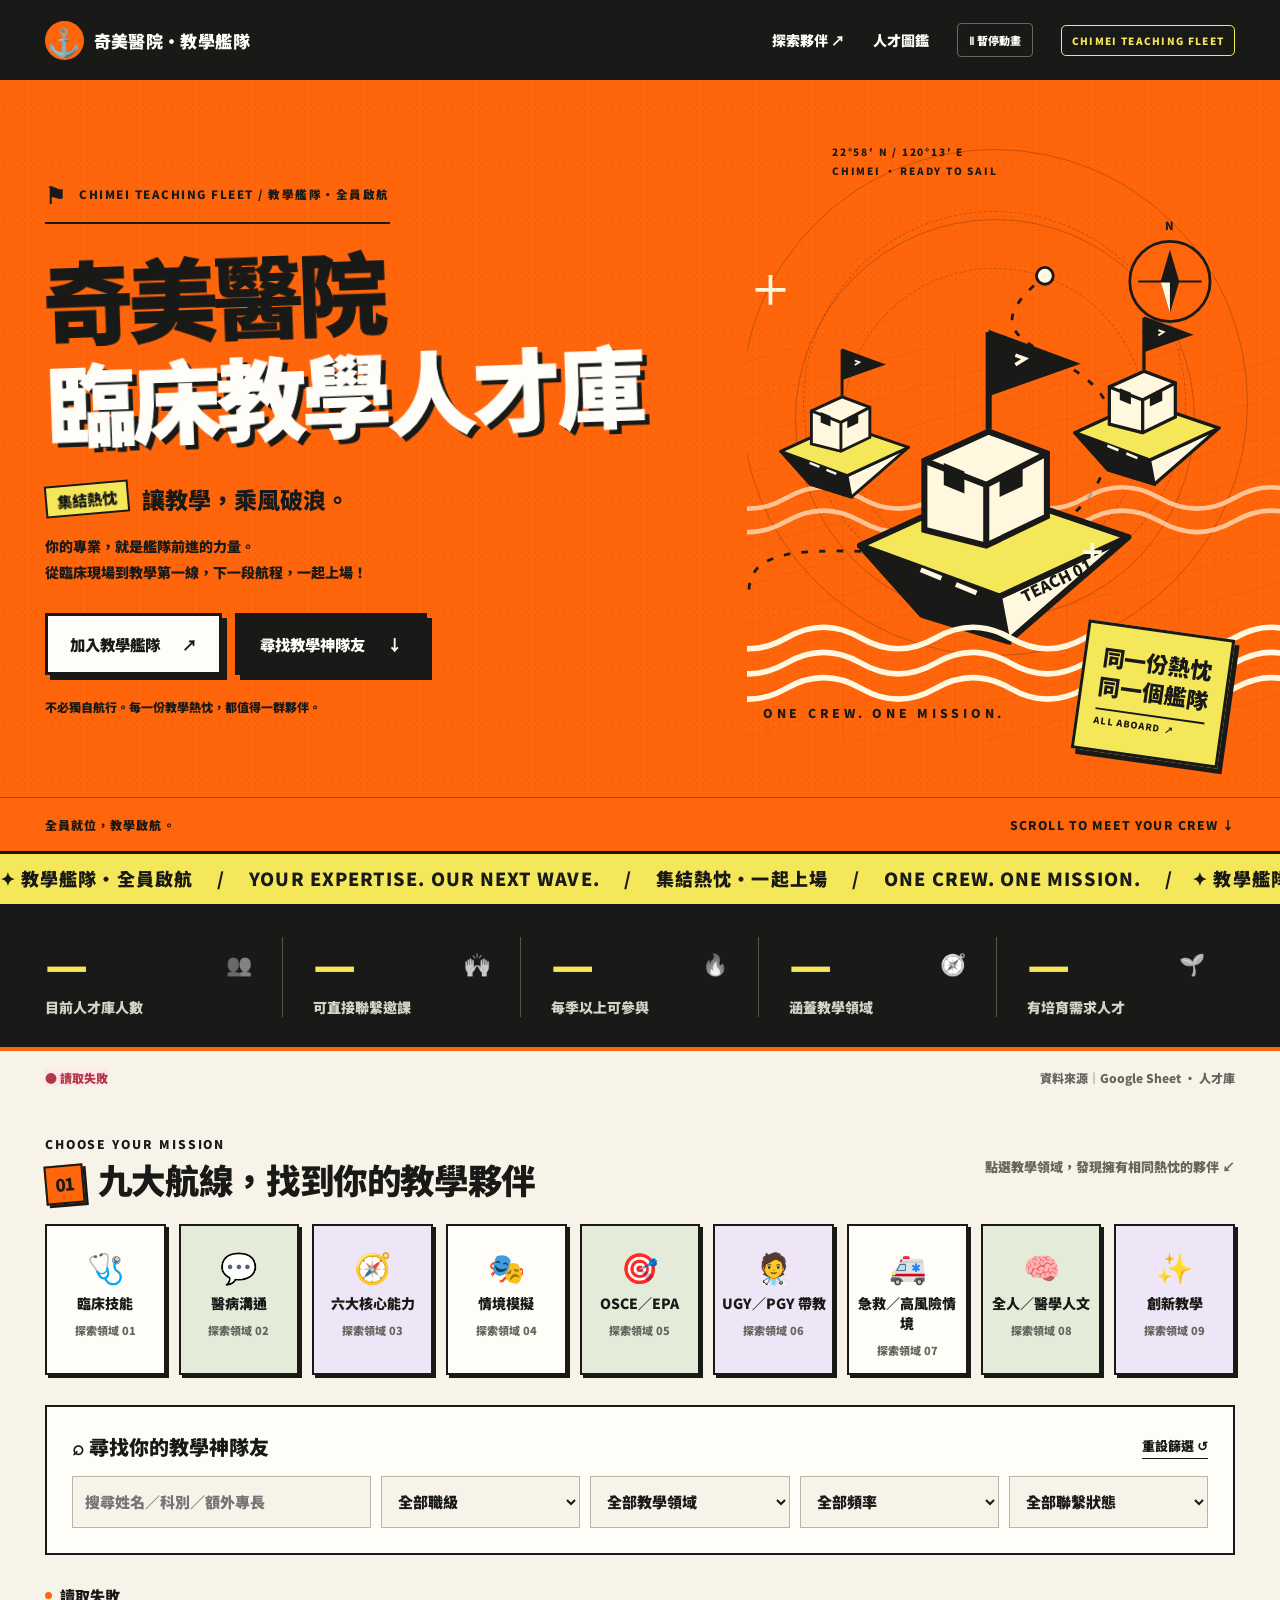
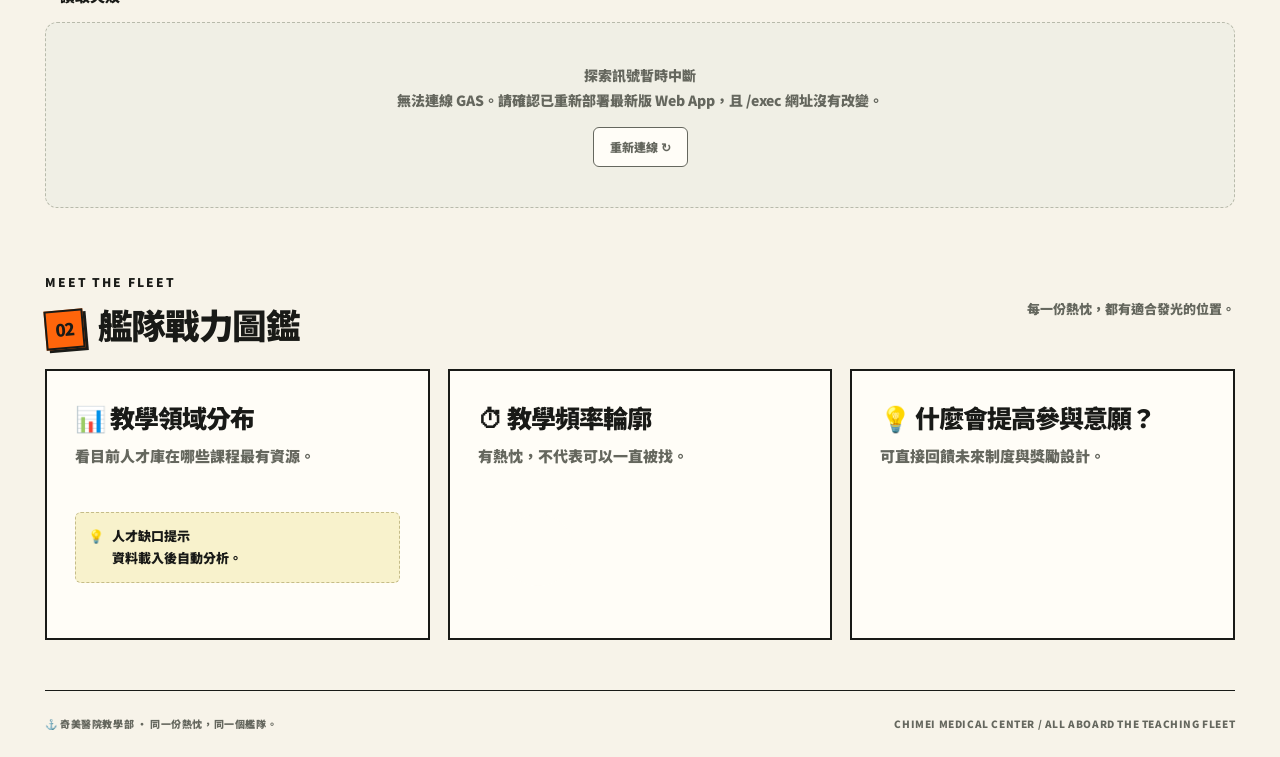
<file: Dashboard.html>
<!doctype html>
<html lang="zh-Hant">
<head>
<meta charset="utf-8">
<meta name="viewport" content="width=device-width,initial-scale=1">
<title>奇美醫院臨床教學人才庫｜教學艦隊・全員啟航</title>
<link rel="stylesheet" href="assets/fonts/noto-sans-tc/900.css">
<style>
:root{--bg:#f7f3e9;--card:#fffdf7;--ink:#191a17;--muted:#65675e;--line:#d9d8cd;--orange:#ff650b;--yellow:#f5e75a;--green:#c8e9c0;--pink:#ffc9d0;--purple:#cbbdf0;--blue:#92bbf0}

*{box-sizing:border-box}
html{scroll-behavior:smooth;scroll-padding-top:24px}
body{margin:0;background:var(--bg);color:var(--ink);font-family:-apple-system,BlinkMacSystemFont,"Noto Sans TC","PingFang TC","Microsoft JhengHei",sans-serif}
button,input,select{font:inherit}
button,a,input,select{-webkit-tap-highlight-color:transparent}
button,a{touch-action:manipulation}
button{cursor:pointer}
a{color:inherit}
button:focus-visible,a:focus-visible,input:focus-visible,select:focus-visible{outline:3px solid #2168ba;outline-offset:4px}
button:disabled{cursor:wait}
button{color:inherit}
.shell{max-width:1500px;margin:auto;padding:0 44px}
.masthead{display:flex;align-items:center;justify-content:space-between;padding:22px 0;gap:20px;border-bottom:2px solid var(--ink)}
.wordmark{display:flex;align-items:center;gap:10px;text-decoration:none;font-size:15px;font-weight:900;letter-spacing:.02em}
.brand-icon{display:grid;place-items:center;background:var(--ink);color:var(--bg);width:34px;height:34px;font-size:27px;border-radius:50%}
.masthead nav{display:flex;gap:28px;align-items:center;font-size:13px;font-weight:800}
.masthead nav a{text-decoration:none}
.masthead nav a:hover{text-decoration:underline;text-underline-offset:6px}
.internal{font-size:10px;letter-spacing:.13em;border:1px solid;padding:7px 10px;border-radius:5px}
.topbar{position:relative;background:var(--orange);border:2px solid var(--ink);border-radius:22px;margin:26px 0 0;overflow:hidden;min-height:378px;display:grid;grid-template-columns:1.3fr 1fr}
.brand{position:relative;z-index:1;padding:38px 38px 32px}
.brand small{display:inline-flex;gap:12px;align-items:center;font-size:11px;letter-spacing:.13em;font-weight:900}
.brand small:before{content:"✦";font-size:20px}
.brand h1{font-size:clamp(40px,4.7vw,68px);line-height:1.16;letter-spacing:-.06em;margin:15px 0 16px;font-weight:950}
.brand h1 span{display:block}
.brand p{max-width:380px;font-size:14px;line-height:1.8;margin:0 0 24px;font-weight:600}
.hero-actions{display:flex;gap:12px;align-items:center;flex-wrap:wrap}
.hero-cta{display:inline-flex;align-items:center;gap:30px;text-decoration:none;background:var(--ink);color:#fffdf7;padding:14px 20px;border-radius:8px;font-size:14px;font-weight:800;border:2px solid var(--ink);transition:transform .2s,box-shadow .2s}
.hero-cta:hover{transform:translate(-2px,-2px);box-shadow:4px 4px 0 #fff4d6}
.hero-note{font-size:11px;font-weight:700}
.expedition{position:relative;min-width:0;display:flex;align-items:center;justify-content:center;overflow:hidden}
.expedition svg{width:100%;max-width:510px;height:auto;overflow:visible}
.map-label{font-size:11px;font-weight:800;letter-spacing:.1em;position:absolute;bottom:24px;right:26px;border-bottom:1px solid;padding-bottom:7px}
.marquee{border:2px solid var(--ink);border-top:0;display:flex;justify-content:space-around;gap:20px;padding:10px 18px;font-size:10px;font-weight:900;letter-spacing:.18em;background:var(--yellow);border-radius:0 0 12px 12px;margin:0 14px}
.kpis{display:grid;grid-template-columns:repeat(5,minmax(0,1fr));background:var(--ink);color:var(--bg);margin:25px 0 38px;border-radius:12px;padding:20px 0}
.kpi{padding:0 24px;border-right:1px solid #55564b;position:relative;display:grid;grid-template-columns:1fr auto;align-items:center;gap:2px}
.kpi:last-child{border:0}
.kpi .icon{grid-column:2;grid-row:1;font-size:21px;filter:grayscale(1)}
.kpi .num{font-size:36px;font-weight:900;line-height:1.1;font-variant-numeric:tabular-nums;color:var(--yellow)}
.kpi .lbl{font-size:12px;color:#d3d4c7;grid-column:1/-1;margin-top:6px}
.section-heading{display:flex;justify-content:space-between;align-items:center;gap:16px;margin-bottom:20px}
.section-heading h2{font-size:28px;margin:7px 0 0;letter-spacing:-.04em}
.eyebrow{font-size:10px;letter-spacing:.16em;font-weight:900;color:var(--muted)}
.step-badge{display:inline-grid;place-items:center;width:30px;height:30px;border-radius:50%;background:var(--orange);color:var(--ink);margin-right:8px;font-size:14px;vertical-align:middle;border:1.5px solid}
.main{display:grid;gap:42px}
.card{background:var(--card);border:1.5px solid var(--ink);border-radius:16px;padding:25px;min-width:0}
.explorer{background:transparent;border:0;padding:0}
.card h2{margin:0;font-size:21px;letter-spacing:-.025em}
.card .desc{color:var(--muted);font-size:13px;line-height:1.7;margin:8px 0 22px}
.mission-note{font-size:12px;color:var(--muted)}
.filter-panel{border:1.5px solid var(--ink);border-radius:14px;background:#fffdf7;padding:22px;margin-top:22px}
.filter-title{display:flex;justify-content:space-between;align-items:center;gap:15px;margin-bottom:15px}
.filter-title b{font-size:15px}
.reset{border:0;border-bottom:1px solid var(--ink);padding:3px 0;background:transparent;font-size:12px}
.filters{display:grid;grid-template-columns:1.5fr repeat(4,minmax(0,1fr));gap:10px}
.field{width:100%;min-width:0;border:1px solid #d2d3c8;background:var(--bg);border-radius:7px;padding:12px;font-size:13px;min-height:46px;color:var(--ink)}
.field:focus{border-color:var(--ink)}
.quick{display:grid;grid-template-columns:repeat(9,minmax(0,1fr));gap:10px}
.quick button{position:relative;border:1.5px solid var(--ink);background:var(--card);border-radius:11px;padding:16px 5px 12px;min-height:112px;display:flex;flex-direction:column;align-items:center;gap:9px;transition:transform .18s,box-shadow .18s;font-size:12px;font-weight:800}
.quick button:nth-child(3n+2){background:#e4ecd9}
.quick button:nth-child(3n){background:#eee6f6}
.quick button:hover{transform:translateY(-4px);box-shadow:0 4px 0 var(--ink)}
.quick button.active{background:var(--yellow);box-shadow:3px 3px 0 var(--ink);transform:translate(-2px,-2px)}
.topic-symbol{font-size:25px;line-height:1.2}
.topic-count{font-size:10px;font-weight:500;color:var(--muted)}
.quick button.active .topic-count{color:var(--ink)}
.countline{font-size:13px;font-weight:700;margin:24px 0 16px;display:flex;gap:8px;align-items:center}
.countline:before{content:"";width:7px;height:7px;border-radius:50%;background:var(--orange)}
.talent-grid{display:grid;grid-template-columns:repeat(3,minmax(0,1fr));gap:18px}
.person{position:relative;border:1.5px solid var(--ink);border-radius:13px;padding:22px 20px 18px;background:var(--card);transition:transform .2s,box-shadow .2s;overflow:hidden;display:flex;flex-direction:column}
.person:before{content:"";position:absolute;top:0;left:0;right:0;height:6px;background:var(--card-accent,var(--green))}
.person:nth-child(3n+2){--card-accent:var(--purple)}
.person:nth-child(3n){--card-accent:var(--yellow)}
.person:hover{transform:translateY(-4px);box-shadow:5px 5px 0 var(--ink)}
.person-head{display:flex;justify-content:space-between;gap:8px;align-items:flex-start}
.who{display:flex;gap:10px;min-width:0}
.avatar,.bigavatar{width:44px;height:48px;clip-path:polygon(0 0,100% 0,100% 80%,50% 100%,0 80%);background:var(--card-accent,var(--green));display:grid;place-items:center;padding-bottom:5px;font-size:21px;font-weight:900;flex:none}
.who h3{font-size:19px;margin:0 0 5px}
.who p{font-size:12px;line-height:1.6;color:var(--muted);margin:0}
.status{font-size:10px;border-radius:5px;padding:5px 7px;font-weight:800;white-space:nowrap;border:1px solid transparent}
.status.yes{background:#e1edd9;color:#315637}
.status.pool{background:#eee7f8;color:#655184}
.tags{display:flex;gap:6px;flex-wrap:wrap;margin:18px 0;min-height:28px}
.tag{font-size:11px;border:1px solid #d9dacd;border-radius:4px;padding:5px 7px;color:#51574c;background:#f4f3ed}
.tag.hot{background:#fff0b0;border-color:#e2cf7d;color:#65501e}
.meta{display:grid;grid-template-columns:1fr 1fr;gap:12px;border-top:1px dashed #cbcdc0;padding-top:14px;color:var(--muted);font-size:12px;line-height:1.7;margin-top:auto}
.meta b{display:block;font-size:10px;font-weight:700;letter-spacing:.05em;color:var(--ink);margin-bottom:3px}
.open{margin-top:18px;width:100%;border:1.5px solid var(--ink);background:var(--card);border-radius:6px;padding:11px;font-weight:800;font-size:12px;text-align:left;display:flex;justify-content:space-between}
.open:hover{background:var(--ink);color:var(--card)}
.analytics-grid{display:grid;grid-template-columns:repeat(3,minmax(0,1fr));gap:18px}
.barlist{display:grid;gap:17px}
.barrow{display:grid;grid-template-columns:105px minmax(0,1fr) 24px;gap:9px;align-items:center;font-size:11px}
.barrow b{text-align:right}
.track{height:10px;background:#eae9df;border-radius:3px;overflow:hidden}
.fill{height:100%;width:var(--w);background:var(--c);border-radius:3px}
.donutrow{display:flex;align-items:center;gap:18px;flex-wrap:wrap}
.donut{width:120px;height:120px;border-radius:50%;position:relative;flex:none;transform:rotate(-90deg)}
.donut:after{content:"";position:absolute;inset:24px;background:var(--card);border-radius:50%}
.legend{display:grid;gap:10px;font-size:11px}
.leg{display:flex;gap:7px;align-items:center}
.dot{width:9px;height:9px;border-radius:2px;background:var(--c);flex:none}
.insight{display:flex;gap:8px;padding:12px;border:1px dashed #c5bc88;border-radius:6px;background:#f8f2cc;margin-top:22px;font-size:11px;line-height:1.7}
.insight b{display:block}
.footer{display:flex;justify-content:space-between;gap:15px;color:var(--muted);font-size:10px;letter-spacing:.06em;padding:24px 0;border-top:1.5px solid var(--ink);margin-top:35px}
.connection{display:flex;justify-content:space-between;align-items:center;gap:10px;flex-wrap:wrap;margin:-18px 0 28px;font-size:11px}
.sync{color:var(--muted);font-size:11px}
.live{font-size:10px;font-weight:800;color:#325a3e;display:inline-flex;align-items:center;gap:6px}
.modal{position:fixed;inset:0;background:#191a17bb;backdrop-filter:blur(5px);display:none;place-items:center;padding:18px;z-index:50}
.modal.show{display:grid}
.sheet{background:var(--bg);border:2px solid var(--ink);box-shadow:8px 8px 0 var(--orange);width:min(720px,100%);max-height:90dvh;overflow:auto;border-radius:18px;padding:28px}
.sheethead{display:flex;justify-content:space-between;gap:20px;border-bottom:1.5px solid;padding-bottom:18px}
.close{border:1.5px solid;background:var(--yellow);border-radius:50%;width:36px;height:36px;flex:none}
.profile-top{display:flex;gap:15px;align-items:center;margin:24px 0}
.bigavatar{width:62px;height:70px;font-size:28px}
.sections{display:grid;grid-template-columns:1fr 1fr;gap:12px}
.mini{border:1px solid #d3d2c6;border-radius:9px;padding:15px;background:var(--card)}
.mini b{font-size:12px}
.mini p{font-size:13px;line-height:1.7;color:var(--muted);margin-bottom:0;overflow-wrap:anywhere}
.state{padding:40px 20px;text-align:center;border:1.5px dashed #b8baab;background:#f0efe5;border-radius:12px;color:var(--muted);grid-column:1/-1;font-size:14px;line-height:1.8}
.spinner{width:30px;height:30px;border:3px solid #d9dacd;border-top-color:var(--orange);border-radius:50%;margin:0 auto 14px;animation:spin .8s linear infinite}
@keyframes spin{to{transform:rotate(360deg)}
}
.retry{border:1.5px solid;background:var(--card);border-radius:6px;padding:8px 16px;margin-top:14px;font-weight:700;font-size:12px}
.person h3,.meta,.tags{overflow-wrap:anywhere}

@media(min-width:1500px){.brand h1{font-size:70px}
}
@media(max-width:1180px){.shell{padding:0 28px}
.brand{padding:30px}
.quick{grid-template-columns:repeat(5,minmax(0,1fr))}
.talent-grid{grid-template-columns:repeat(2,minmax(0,1fr))}
.analytics-grid{grid-template-columns:1fr 1fr}
.analytics-grid .card:last-child{grid-column:1/-1}
.filters{grid-template-columns:repeat(2,minmax(0,1fr))}
.filters input{grid-column:1/-1}
.kpi{padding:0 17px}
.kpi .icon{display:none}
}
@media(max-width:760px){.shell{padding:0 18px}
.masthead{padding:16px 0}
.masthead nav{gap:16px;font-size:12px}
.internal{display:none}
.wordmark{font-size:12px}
.brand-icon{width:28px;height:28px;font-size:22px}
.topbar{grid-template-columns:1fr;margin-top:18px;border-radius:15px}
.brand{padding:27px 24px 10px}
.brand h1{font-size:clamp(36px,8.5vw,56px);letter-spacing:-.05em;margin-top:16px}
.brand small{font-size:9px}
.brand p{font-size:13px;max-width:100%}
.expedition{height:225px}
.expedition svg{max-width:350px}
.map-label{display:none}
.marquee{font-size:8px;letter-spacing:.1em;padding:8px}
.marquee span:last-child{display:none}
.kpis{grid-template-columns:repeat(6,minmax(0,1fr));padding:14px 4px;row-gap:20px;margin:20px 0 32px}
.kpi{grid-column:span 2;padding:0 14px}
.kpi:nth-child(3){border:0}
.kpi:nth-child(n+4){grid-column:span 3}
.kpi .num{font-size:29px}
.kpi .lbl{font-size:10px}
.connection{align-items:flex-start}
.sync{max-width:75%;line-height:1.6;font-size:10px}
.section-heading h2{font-size:24px}
.mission-note{display:none}
.quick{grid-template-columns:repeat(3,minmax(0,1fr));gap:8px}
.quick button{min-height:108px;padding:14px 5px 10px;font-size:11px}
.topic-symbol{font-size:24px}
.filter-panel{padding:16px}
.filters{gap:8px}
.field{font-size:12px;padding:11px 8px}
.talent-grid,.analytics-grid{grid-template-columns:1fr}
.analytics-grid .card:last-child{grid-column:auto}
.section-heading{margin-bottom:18px}
.card{padding:21px}
.person{padding:22px 18px 18px}
.footer{line-height:1.8;flex-direction:column}
.sections{grid-template-columns:1fr}
.sheet{padding:20px}
.main{gap:32px}
}

/* Full-bleed fleet campaign. The black font is self-hosted for consistent CJK weight. */
:root{--display:"Noto Sans TC",-apple-system,BlinkMacSystemFont,"Microsoft JhengHei",sans-serif;--edge:clamp(20px,3.5vw,72px)}
body{font-weight:600}
.shell{width:100%;max-width:none;padding:0;margin:0}
.masthead{padding:19px var(--edge);background:var(--ink);color:var(--card);border:0;min-height:80px}
.wordmark{font-family:var(--display);font-weight:900;font-size:17px}
.brand-icon{background:var(--orange);color:var(--ink);width:39px;height:39px;font-variant-emoji:text}
.masthead nav{font-size:14px;font-weight:800}
.internal{color:var(--yellow);font-size:10px}
.motion-toggle{background:transparent;color:var(--card);border:1px solid #68695e;border-radius:4px;padding:8px 11px;font-size:11px;font-weight:800;white-space:nowrap}
.motion-toggle:hover{background:#34352f}
.topbar{grid-template-columns:minmax(0,1.4fr) minmax(0,1fr);min-height:calc(100svh - 126px);margin:0;border:0;border-radius:0;border-bottom:3px solid var(--ink);isolation:isolate;align-items:center;background-color:var(--orange);background-image:radial-gradient(#191a1726 .8px,transparent .8px);background-size:7px 7px}
.brand{padding:64px 0 100px var(--edge);z-index:2;min-width:0}
.brand small{font-size:clamp(10px,.9vw,15px);letter-spacing:.13em;border-bottom:2px solid;padding-bottom:11px}
.brand small:before{content:"⚑";font-size:23px}
.brand h1{font-family:var(--display);font-weight:900;font-size:clamp(56px,7vw,150px);line-height:1.14;letter-spacing:-.055em;margin:25px 0 28px;color:var(--card);-webkit-text-stroke:1px var(--card);text-shadow:5px 5px 0 var(--ink);transform:rotate(-2deg);transform-origin:left center;animation:headline-in .85s cubic-bezier(.2,.8,.25,1) both}
.brand h1 span:first-child{color:var(--ink);-webkit-text-stroke:1px var(--ink);text-shadow:none}
.brand h1 span:last-child{white-space:nowrap}
.fleet-callout{display:flex;align-items:center;gap:13px;font-family:var(--display);font-weight:900;font-size:clamp(18px,1.8vw,31px);margin-bottom:17px;flex-wrap:wrap}
.fleet-callout span:first-child{border:2px solid;padding:3px 10px;font-size:.66em;transform:rotate(-5deg);background:var(--yellow)}
.brand p{font-size:clamp(14px,1.05vw,19px);font-weight:800;line-height:1.9;max-width:none;margin-bottom:27px}
.hero-actions{gap:13px}
.hero-cta{font-family:var(--display);font-weight:900;font-size:clamp(14px,1.2vw,20px);padding:17px 22px;border-radius:0;border-width:3px;box-shadow:5px 5px 0 var(--ink);gap:22px;background:var(--ink);color:var(--card);border-color:var(--ink)}
.hero-cta.enlist{background:var(--card);color:var(--ink)}
.hero-cta:hover{transform:translate(-3px,-3px);box-shadow:8px 8px 0 var(--ink)}
.hero-cta span{display:inline-block;transition:transform .2s}.hero-cta:hover span{transform:translate(3px,-3px)}
.hero-note{font-size:12px;font-weight:800;margin-top:21px;line-height:1.8}
.expedition{align-self:stretch;overflow:hidden;isolation:isolate;min-height:560px;animation:scene-in 1.1s ease-out both}
.expedition svg{width:112%;max-width:none;flex:none;position:relative;z-index:1;margin-left:-8%;overflow:visible}
.fleet-coordinate{position:absolute;left:16%;top:8%;font-size:10px;line-height:1.9;letter-spacing:.18em;font-weight:900;z-index:2}
.fleet-orbit{position:absolute;border:1px solid #191a1740;width:75%;aspect-ratio:1;border-radius:50%;top:18%;left:9%;pointer-events:none}
.orbit-two{width:95%;left:-1%;top:9%}
.fleet-orbit:after{content:"";position:absolute;inset:12%;border:1px dashed #191a1740;border-radius:50%}
.fleet-stamp{position:absolute;z-index:3;right:10%;bottom:12%;padding:16px;border:3px solid var(--ink);background:var(--yellow);color:var(--ink);transform:rotate(8deg);font-family:var(--display);font-weight:900;font-size:22px;line-height:1.35;box-shadow:5px 5px 0 var(--ink)}
.fleet-stamp span{display:block}.fleet-stamp b{display:block;font:900 9px/2.5 var(--display);letter-spacing:.13em;border-top:2px solid;margin-top:8px}
.hero-bottom{position:absolute;bottom:0;left:0;width:100%;display:flex;justify-content:space-between;gap:20px;padding:18px var(--edge);border-top:1.5px solid #191a1766;font-size:12px;font-weight:900;letter-spacing:.09em;z-index:3;background:var(--orange)}
.marquee{margin:0;border:0;border-radius:0;border-bottom:3px solid var(--ink);padding:14px 0;background:var(--yellow);overflow:hidden;display:block;line-height:1.2}
.marquee-track{display:flex;width:max-content;animation:fleet-ticker 32s linear infinite}
.marquee-track>span{display:block;flex:none;white-space:nowrap;font-family:var(--display);font-weight:900;font-size:18px;letter-spacing:.06em}
.kpis{margin:0;border-radius:0;padding:30px var(--edge);border-bottom:4px solid var(--orange)}
.kpi{padding:0 30px}.kpi:first-child{padding-left:0}.kpi .num{font-family:var(--display);font-weight:900;font-size:clamp(40px,3.7vw,66px);letter-spacing:-.05em}.kpi .lbl{font-size:14px;font-weight:800}
.connection{margin:0;padding:18px var(--edge) 8px}.sync,.live{font-size:12px;font-weight:700}
.main{padding:36px var(--edge) 0;gap:60px}
.eyebrow{font-weight:900;font-size:12px;color:var(--ink)}
.section-heading h2,.card h2{font-family:var(--display);font-weight:900;letter-spacing:-.04em}
.section-heading h2{font-size:clamp(26px,2.7vw,43px);line-height:1.45}
.card.explorer{padding:0}.card.explorer h2{font-size:clamp(26px,2.7vw,43px)}
.card h2{font-size:25px}.card .desc{font-size:15px;font-weight:600}.mission-note{font-size:13px;font-weight:700;max-width:270px;line-height:1.8}
.heading-phrase{display:inline-block}
.step-badge{width:39px;height:39px;border-width:2px;font-size:17px;border-radius:0;transform:rotate(-5deg);box-shadow:3px 3px 0 var(--ink);margin-right:14px}
.quick{gap:13px}.quick button{font-family:var(--display);font-weight:900;font-size:14px;min-height:143px;border-width:2px;border-radius:0;box-shadow:3px 3px 0 var(--ink);padding:22px 6px 15px}
.quick button:hover{transform:translate(-3px,-6px);box-shadow:6px 9px 0 var(--ink)}
.quick button.active{background:var(--orange);box-shadow:5px 5px 0 var(--ink);transform:translate(-2px,-2px)}
.topic-symbol{font-size:30px}.topic-count{font-family:inherit;font-weight:900;font-size:11px}
.filter-panel{border-width:2px;border-radius:0;margin-top:30px;padding:25px}.filter-title b{font-family:var(--display);font-size:20px;font-weight:900}.reset{font-weight:800;font-size:13px}.field{min-height:52px;font-size:15px;border-radius:0;border-color:#b5b6a8;font-weight:700}.countline{font-size:15px;margin-top:30px;font-weight:800}
.talent-grid{gap:22px}.person{border-width:2px;border-radius:0;padding:27px 23px 23px;box-shadow:4px 4px 0 #191a171c}.person:before{height:9px}.who h3{font-family:var(--display);font-size:24px;font-weight:900}.who p{font-size:14px;font-weight:700}.avatar{width:50px;height:56px;font-family:var(--display);font-weight:900}.status{font-size:11px;font-weight:900}.tag{font-size:12px;font-weight:700;border-radius:0}.meta{font-size:14px;font-weight:600}.meta b{font-size:12px;font-weight:900}.open{font-family:var(--display);font-weight:900;font-size:15px;border-radius:0;border-width:2px}.analytics-grid .card{border-width:2px;border-radius:0;padding:28px}.barrow,.legend,.insight{font-size:13px;font-weight:700}.barrow{grid-template-columns:115px minmax(0,1fr) 26px}.footer{margin:50px var(--edge) 0;font-weight:800;line-height:1.8}
.flagship{animation:flagship-sail 5s ease-in-out infinite;transform-box:fill-box;transform-origin:center}
.escort-one{animation:escort-sail 5.5s ease-in-out -1s infinite}.escort-two{animation:escort-sail 6s ease-in-out -3s infinite}
.fleet-waves{animation:fleet-wave 4.5s linear infinite}.waves-back{animation-duration:7s;animation-direction:reverse;opacity:.65}
.navigation-lines path{animation:navigation-flow 12s linear infinite}
.fleet-compass{animation:compass-steer 9s ease-in-out infinite;transform-origin:0 0}
.signal-star{animation:signal-breathe 4s ease-in-out infinite}
body[data-motion-paused] *,body[data-motion-paused] *:before,body[data-motion-paused] *:after{animation-play-state:paused!important}
@keyframes headline-in{from{opacity:0;transform:translateY(22px) rotate(-2deg)}to{opacity:1;transform:translateY(0) rotate(-2deg)}}
@keyframes scene-in{from{opacity:0;transform:translateX(35px)}to{opacity:1;transform:translateX(0)}}
@keyframes flagship-sail{0%,100%{transform:translate(0,0) rotate(-1deg)}50%{transform:translate(0,-9px) rotate(1deg)}}
@keyframes escort-sail{0%,100%{transform:translateY(0)}50%{transform:translateY(-12px)}}
@keyframes fleet-wave{to{transform:translateX(-80px)}}
@keyframes navigation-flow{to{stroke-dashoffset:-190}}
@keyframes compass-steer{0%,100%{transform:rotate(-12deg)}50%{transform:rotate(15deg)}}
@keyframes signal-breathe{0%,100%{opacity:.45}50%{opacity:1}}
@keyframes fleet-ticker{to{transform:translateX(-50%)}}
@media(min-width:1800px){.expedition svg{max-width:900px}.topbar{grid-template-columns:1.4fr 1fr}.brand{padding-top:80px;padding-bottom:110px}}
@media(max-width:1180px){.topbar{grid-template-columns:minmax(0,1.35fr) minmax(0,1fr);min-height:680px}.brand{padding-top:60px;padding-bottom:95px}.brand h1{font-size:6.9vw}.brand p{font-size:14px}.hero-cta{font-size:14px;padding:14px 15px;gap:12px}.fleet-stamp{font-size:18px;right:9%}.expedition{min-height:500px}.fleet-coordinate{font-size:9px;top:12%;left:9%}.masthead nav{gap:18px}.kpi{padding:0 20px}.kpi .lbl{font-size:12px}.quick{grid-template-columns:repeat(5,minmax(0,1fr))}.quick button{font-size:14px;min-height:132px}.analytics-grid .card{padding:23px}.barrow{font-size:12px;grid-template-columns:105px minmax(0,1fr) 24px}}
@media(max-width:760px){:root{--edge:20px}.masthead{min-height:68px;padding:14px var(--edge);gap:10px}.wordmark{font-size:12px;gap:7px}.brand-icon{width:28px;height:28px;font-size:20px}.masthead nav{gap:12px;font-size:11px}.masthead nav a:last-of-type{display:none}.motion-toggle{padding:7px;font-size:10px}.topbar{grid-template-columns:1fr;min-height:0}.brand{padding:38px var(--edge) 0}.brand small{font-size:9px;letter-spacing:.06em;gap:7px}.brand small:before{font-size:19px}.brand h1{font-size:12.6vw;margin:23px 0 24px;text-shadow:3px 3px 0 var(--ink);-webkit-text-stroke:.5px var(--card);line-height:1.2}.brand h1 span:first-child{-webkit-text-stroke:.5px var(--ink)}.fleet-callout{font-size:23px;gap:10px;margin-bottom:16px}.brand p{font-size:14px;line-height:1.85}.hero-actions{gap:12px}.hero-cta{font-size:14px;padding:14px 13px;gap:12px;border-width:2px;box-shadow:4px 4px 0 var(--ink)}.hero-note{font-size:11px;margin-top:18px}.expedition{height:340px;min-height:0;margin-top:-7px;margin-bottom:52px}.expedition svg{width:min(105%,430px);max-width:none;margin:0;height:auto}.fleet-coordinate{left:7%;top:8%;font-size:8px}.fleet-orbit{width:65%;left:17%;top:5%}.orbit-two{width:85%;left:7%;top:-5%}.fleet-stamp{font-size:16px;padding:9px;right:7%;bottom:9%;border-width:2px;box-shadow:3px 3px 0 var(--ink)}.fleet-stamp b{font-size:7px;margin-top:5px}.hero-bottom{padding:13px var(--edge);font-size:10px;letter-spacing:0}.hero-bottom span:last-child{font-size:8px}.marquee{padding:12px 0}.marquee-track>span{font-size:14px}.marquee span:last-child{display:block}.kpis{padding:24px var(--edge);row-gap:25px;grid-template-columns:repeat(6,minmax(0,1fr));margin:0}.kpi{padding:0 12px}.kpi:nth-child(4){padding-left:0}.kpi .num{font-size:39px}.kpi .lbl{font-size:11px}.connection{padding:17px var(--edge) 0;gap:10px}.live{font-size:11px}.sync{font-size:10px;max-width:70%}.main{padding-top:32px;gap:40px}.section-heading h2,.card.explorer h2{font-size:27px;line-height:1.5}.step-badge{width:30px;height:30px;font-size:13px;margin-right:8px;box-shadow:2px 2px 0 var(--ink)}.eyebrow{font-size:10px}.quick{grid-template-columns:repeat(3,minmax(0,1fr));gap:10px}.quick button{font-size:12px;min-height:128px;padding:18px 5px 14px}.topic-count{font-size:10px}.topic-symbol{font-size:28px}.filter-panel{padding:17px;margin-top:25px}.filter-title b{font-size:16px}.reset{font-size:11px}.field{font-size:12px;min-height:48px}.countline{font-size:13px}.who h3{font-size:23px}.person{padding:25px 18px 20px}.person-head{gap:6px}.who p{font-size:13px}.status{font-size:10px}.meta{font-size:13px}.analytics-grid .card{padding:23px 20px}.card h2{font-size:24px}.card .desc{font-size:14px}.footer{font-size:10px;margin-top:35px}.sheet{border-radius:0}.sheet h2{font-family:var(--display);font-weight:900}}
@media(max-width:360px){:root{--edge:16px}.brand small{font-size:8px}.hero-cta{font-size:12px;padding:13px 10px;gap:8px}.fleet-callout{font-size:20px}.wordmark{font-size:11px}.masthead nav{gap:8px}.section-heading h2,.card.explorer h2{font-size:24px}.expedition{height:300px}.filter-title b{font-size:14px}}
@media(prefers-reduced-motion:reduce){.motion-toggle{display:none}.brand h1,.expedition{opacity:1}.fleet-waves,.flagship,.escort,.navigation-lines path,.fleet-compass,.signal-star,.marquee-track{animation:none!important}}

@media(prefers-reduced-motion:reduce){html{scroll-behavior:auto}
*,*:before,*:after{animation:none!important;transition:none!important}
}

</style>
</head>
<body>
<div class="shell">
  <header class="masthead">
    <a class="wordmark" href="#"><span class="brand-icon" aria-hidden="true">⚓</span> 奇美醫院・教學艦隊</a>
    <nav aria-label="主要導覽"><a href="#explore">探索夥伴 ↗</a><a href="#insights">人才圖鑑</a><button class="motion-toggle" id="motionToggle" type="button" aria-pressed="false">Ⅱ 暫停動畫</button><span class="internal">CHIMEI TEACHING FLEET</span></nav>
  </header>
  <section class="topbar" aria-labelledby="pageTitle">
    <div class="brand">
      <small>CHIMEI TEACHING FLEET / 教學艦隊・全員啟航</small>
      <h1 id="pageTitle"><span>奇美醫院</span><span>臨床教學人才庫</span></h1>
      <div class="fleet-callout"><span>集結熱忱</span><span>讓教學，乘風破浪。</span></div>
      <p>你的專業，就是艦隊前進的力量。<br>從臨床現場到教學第一線，下一段航程，一起上場！</p>
      <div class="hero-actions"><a class="hero-cta enlist" href="index.html">加入教學艦隊 <span aria-hidden="true">↗</span></a><a class="hero-cta" href="#explore">尋找教學神隊友 <span aria-hidden="true">↓</span></a></div>
      <div class="hero-note">不必獨自航行。每一份教學熱忱，都值得一群夥伴。</div>
    </div>
    <div class="expedition" aria-hidden="true">
      <div class="fleet-orbit orbit-one"></div><div class="fleet-orbit orbit-two"></div>
      <span class="fleet-coordinate">22°58′ N / 120°13′ E<br>CHIMEI · READY TO SAIL</span>
      <svg class="fleet-scene" viewBox="0 0 640 590" fill="none" xmlns="http://www.w3.org/2000/svg">
        <defs>
          <pattern id="seaGrid" width="40" height="40" patternUnits="userSpaceOnUse" patternTransform="skewY(-16)"><path d="M40 0H0V40" stroke="#191a17" stroke-opacity=".12"/></pattern>
          <g id="fleetShip">
            <path d="M-100 0L15 42 121-7 22 79-49 57Z" fill="#fff8df" stroke="#191a17" stroke-width="5" stroke-linejoin="round"/>
            <path d="M-100 0L-49 57 22 79 15 42Z" fill="#191a17" stroke="#191a17" stroke-width="4"/>
            <path d="M-100 0L3-47 121-7 15 42Z" fill="#f5e75a" stroke="#191a17" stroke-width="5" stroke-linejoin="round"/>
            <path d="M-47-13V-70L6-94 54-76V-24L4 0Z" fill="#fff8df" stroke="#191a17" stroke-width="5"/>
            <path d="M-47-70L4-50 54-76M4-50V0" stroke="#191a17" stroke-width="5"/>
            <path d="M-31-68L-14-61V-43L-31-50ZM15-58L34-67V-49L15-40Z" fill="#191a17"/>
            <path d="M6-96V-176" stroke="#191a17" stroke-width="5"/>
            <path d="M8-175L76-150 8-126Z" fill="#191a17" stroke="#191a17" stroke-width="4"/>
            <path d="M28-157L36-154 28-149" stroke="#fff8df" stroke-width="3"/>
            <path d="M-50 20L-33 27M-21 32L-4 39" stroke="#fff8df" stroke-width="4"/>
          </g>
        </defs>
        <path d="M0 170H640V590H0Z" fill="url(#seaGrid)"/>
        <g class="navigation-lines"><path d="M60 428C64 329 367 461 437 307S253 194 376 93" stroke="#191a17" stroke-width="3" stroke-dasharray="7 12"/><circle cx="377" cy="92" r="9" fill="#fff8df" stroke="#191a17" stroke-width="3"/></g>
        <g class="fleet-waves waves-back" stroke="#fff8df" stroke-width="5"><path d="M-60 330Q-20 307 20 330T100 330T180 330T260 330T340 330T420 330T500 330T580 330T660 330T740 330"/><path d="M-60 355Q-20 332 20 355T100 355T180 355T260 355T340 355T420 355T500 355T580 355T660 355T740 355"/></g>
        <g transform="translate(156 280) scale(.62)"><g class="escort escort-one"><use href="#fleetShip"/></g></g>
        <g transform="translate(479 260) scale(.7)"><g class="escort escort-two"><use href="#fleetShip"/></g></g>
        <g transform="translate(309 381) scale(1.3)"><g class="flagship"><use href="#fleetShip"/><text x="36" y="47" transform="rotate(-26 36 47)" fill="#191a17" font-size="13" font-weight="900">TEACH 01</text></g></g>
        <g class="fleet-waves waves-front" stroke="#fff8df" stroke-width="6"><path d="M-60 480Q-20 457 20 480T100 480T180 480T260 480T340 480T420 480T500 480T580 480T660 480T740 480"/><path d="M-60 507Q-20 484 20 507T100 507T180 507T260 507T340 507T420 507T500 507T580 507T660 507T740 507"/><path d="M-60 534Q-20 511 20 534T100 534T180 534T260 534T340 534T420 534T500 534T580 534T660 534T740 534"/></g>
        <g transform="translate(511 98)"><g class="fleet-compass"><circle r="43" fill="#ff650b" stroke="#191a17" stroke-width="3"/><path d="M0-34L10 0 0 34-10 0Z" fill="#191a17"/><path d="M0 0L-10 0 0 34Z" fill="#fff8df"/><path d="M-34 0H34" stroke="#191a17" stroke-width="2"/></g><text x="0" y="-55" text-anchor="middle" fill="#191a17" font-size="12" font-weight="900">N</text></g>
        <g class="signal-star" stroke="#fff8df" stroke-width="4"><path d="M83 91V123M67 107H99M428 378V398M418 388H438"/></g>
        <text x="75" y="566" fill="#191a17" font-size="13" font-weight="900" letter-spacing="4">ONE CREW. ONE MISSION.</text>
      </svg>
      <div class="fleet-stamp">同一份熱忱<span>同一個艦隊</span><b>ALL ABOARD ↗</b></div>
    </div>
    <div class="hero-bottom"><span>全員就位，教學啟航。</span><span>SCROLL TO MEET YOUR CREW ↓</span></div>
  </section>
  <div class="marquee" aria-hidden="true"><div class="marquee-track"><span>✦ 教學艦隊・全員啟航　 /　 YOUR EXPERTISE. OUR NEXT WAVE.　 /　 集結熱忱・一起上場　 /　 ONE CREW. ONE MISSION.　 /　 </span><span>✦ 教學艦隊・全員啟航　 /　 YOUR EXPERTISE. OUR NEXT WAVE.　 /　 集結熱忱・一起上場　 /　 ONE CREW. ONE MISSION.　 /　 </span></div></div>

  <div class="kpis">
    <div class="kpi" style="--tint:#e9e5ff"><div class="icon">👥</div><div class="num" id="kTotal">—</div><div class="lbl">目前人才庫人數</div></div>
    <div class="kpi" style="--tint:#ddf8ef"><div class="icon">🙌</div><div class="num" id="kContact">—</div><div class="lbl">可直接聯繫邀課</div></div>
    <div class="kpi" style="--tint:#fff2bf"><div class="icon">🔥</div><div class="num" id="kFrequent">—</div><div class="lbl">每季以上可參與</div></div>
    <div class="kpi" style="--tint:#e7f0ff"><div class="icon">🧭</div><div class="num" id="kTopics">—</div><div class="lbl">涵蓋教學領域</div></div>
    <div class="kpi" style="--tint:#ffe6ed"><div class="icon">🌱</div><div class="num" id="kTraining">—</div><div class="lbl">有培育需求人才</div></div>
  </div>

  <div class="connection"><span class="live" id="liveBadge" role="status">● 連線中</span><span class="sync" id="syncText">資料來源｜Google Sheet · 人才庫</span></div>
  <div class="main">
    <section class="card explorer" id="explore" aria-labelledby="exploreTitle">
      <div class="section-heading"><div><span class="eyebrow">CHOOSE YOUR MISSION</span><h2 id="exploreTitle"><span class="step-badge">01</span>九大航線，<wbr><span class="heading-phrase">找到你的教學夥伴</span></h2></div><span class="mission-note">點選教學領域，發現擁有相同熱忱的夥伴 ↙</span></div>
      <div class="quick" id="quickTopics" aria-label="教學領域快速篩選"></div>
      <div class="filter-panel">
      <div class="filter-title"><b>⌕ 尋找你的教學神隊友</b><button class="reset" id="resetFilters" type="button">重設篩選 ↺</button></div>
      <div class="filters">
        <input class="field" aria-label="搜尋姓名、科別或專長" id="search" placeholder="搜尋姓名／科別／額外專長">
        <select class="field" aria-label="職級" id="role"><option value="">全部職級</option></select>
        <select class="field" aria-label="教學領域" id="topic"><option value="">全部教學領域</option></select>
        <select class="field" aria-label="參與頻率" id="freq"><option value="">全部頻率</option></select>
        <select class="field" aria-label="聯繫狀態" id="contact"><option value="">全部聯繫狀態</option></select>
      </div>
      </div>
      <p class="countline" id="resultCount" role="status" aria-live="polite">正在讀取人才庫…</p>
      <div class="talent-grid" id="talentGrid"><div class="state"><div class="spinner"></div>正在讀取 Google Sheet 人才資料…</div></div>
    </section>

    <section id="insights" aria-labelledby="insightsTitle">
      <div class="section-heading"><div><span class="eyebrow">MEET THE FLEET</span><h2 id="insightsTitle"><span class="step-badge">02</span>艦隊戰力圖鑑</h2></div><span class="mission-note">每一份熱忱，都有適合發光的位置。</span></div>
    <div class="analytics-grid">
      <div class="card">
        <h2>📊 教學領域分布</h2>
        <p class="desc">看目前人才庫在哪些課程最有資源。</p>
        <div class="barlist" id="topicBars"></div>
        <div class="insight" id="gapInsight">💡 <div><b>人才缺口提示</b>資料載入後自動分析。</div></div>
      </div>
      <div class="card">
        <h2>⏱ 教學頻率輪廓</h2>
        <p class="desc">有熱忱，不代表可以一直被找。</p>
        <div class="donutrow">
          <div class="donut" id="freqDonut"></div>
          <div class="legend" id="freqLegend"></div>
        </div>
      </div>
      <div class="card">
        <h2>💡 什麼會提高參與意願？</h2>
        <p class="desc">可直接回饋未來制度與獎勵設計。</p>
        <div class="barlist" id="motivationBars"></div>
      </div>
    </div>
    </section>
  </div>
  <footer class="footer"><span>⚓ 奇美醫院教學部 · 同一份熱忱，同一個艦隊。</span><span>CHIMEI MEDICAL CENTER / ALL ABOARD THE TEACHING FLEET</span></footer>
</div>

<div class="modal" id="modal" onclick="if(event.target===this)closeProfile()">
  <div class="sheet" role="dialog" aria-modal="true" aria-labelledby="mName" tabindex="-1">
    <div class="sheethead"><div><small style="color:#7b8190;font-weight:800">TEACHING TALENT PROFILE</small><h2 style="margin:5px 0">教學人才卡</h2></div><button class="close" aria-label="關閉人才卡" onclick="closeProfile()">✕</button></div>
    <div class="profile-top"><div class="bigavatar" id="mAvatar">🩺</div><div><h2 id="mName" style="margin:0"></h2><p id="mDept" style="margin:4px 0;color:#747b8a"></p><span class="status" id="mContact"></span></div></div>
    <div class="sections">
      <div class="mini"><b>🎯 教學領域</b><p id="mTopics"></p></div>
      <div class="mini"><b>💡 額外專長／想教主題</b><p id="mCustom"></p></div>
      <div class="mini"><b>🎤 希望參與方式</b><p id="mJoin"></p></div>
      <div class="mini"><b>⏱ 期待教學頻率</b><p id="mFreq"></p></div>
      <div class="mini"><b>🌱 希望培育技能</b><p id="mTrain"></p></div>
      <div class="mini"><b>✨ 提高參與意願因素</b><p id="mMot"></p></div>
      <div class="mini"><b>🗓 填答時間</b><p id="mTime"></p></div>
      <div class="mini"><b>📌 使用提醒</b><p>安排課程前，仍建議依主題與頻率再次確認當期可配合時段。</p></div>
    </div>
  </div>
</div>

<script>
const API_URL = 'https://script.google.com/macros/s/AKfycbxg-ohbmCrBs-RBcpm0IkPH-m2koSAw1t2fdsmryrv74HD_BaxfWlUa5rgxpLPPNWzjNA/exec';
const READ_KEY = 'XnXL0z8QZH8O8lpKlcupX5mOv_S9JFIxYjzWig';

const STANDARD_TOPICS = ['臨床技能','醫病溝通','六大核心能力','情境模擬','OSCE／臨床評量','UGY／PGY 帶教','急救／高風險情境','全人／醫學人文','創新教學'];
const TOPIC_ICONS = {'臨床技能':'🩺','醫病溝通':'💬','六大核心能力':'🧭','情境模擬':'🎭','OSCE／臨床評量':'🎯','UGY／PGY 帶教':'🧑‍⚕️','急救／高風險情境':'🚑','全人／醫學人文':'🧠','創新教學':'✨'};
const COLORS = ['#ef7c36','#8b78bd','#779e72','#c6aa42','#73a2b2','#d78c9a','#718e9c','#9eaf52','#b16c46'];

let talents = [];
let dataLoaded = false;
let profileTrigger = null;
let loadTimer;
let loadAttempt = 0;


function loadData() {
  const attempt = ++loadAttempt;
  dataLoaded = false;
  clearTimeout(loadTimer);
  const previous = document.getElementById('jsonp-loader');
  if (previous) previous.remove();
  document.getElementById('liveBadge').textContent = '● 連線中';
  document.getElementById('talentGrid').innerHTML = '<div class="state"><div class="spinner"></div>正在探索人才庫，尋找教學夥伴…</div>';
  document.getElementById('resultCount').textContent = '正在讀取人才庫…';
  window.__talentCallback = function(payload) {
    if (attempt !== loadAttempt) return;
    clearTimeout(loadTimer);
    const script = document.getElementById('jsonp-loader');
    if (script) script.remove();

    if (!payload || !payload.success) {
      showError((payload && payload.message) || '人才庫讀取失敗。');
      return;
    }

    dataLoaded = true;
    talents = Array.isArray(payload.data) ? payload.data : [];
    document.getElementById('liveBadge').removeAttribute('style');
    document.getElementById('liveBadge').textContent = '● 即時連線';
    document.getElementById('syncText').textContent = '資料來源｜Google Sheet · 人才庫　·　最後同步：' + (payload.updatedAt || '剛剛');
    initFilters();
    renderAll();
  };

  const script = document.createElement('script');
  script.id = 'jsonp-loader';
  script.src = API_URL + '?action=talents&key=' + encodeURIComponent(READ_KEY) + '&callback=__talentCallback&_=' + Date.now();
  script.onerror = function() {
    showError('無法連線 GAS。請確認已重新部署最新版 Web App，且 /exec 網址沒有改變。');
  };
  loadTimer = setTimeout(() => { if (attempt === loadAttempt) showError('連線逾時，請稍後重試或確認網路與 Apps Script 部署。'); }, 15000);
  document.body.appendChild(script);
}

function showError(msg) {
  clearTimeout(loadTimer);
  const loader = document.getElementById('jsonp-loader');
  if (loader) loader.remove();
  document.getElementById('liveBadge').textContent = '● 讀取失敗';
  document.getElementById('liveBadge').style.background = '#ffe6e9';
  document.getElementById('liveBadge').style.color = '#b23847';
  document.getElementById('talentGrid').innerHTML = '<div class="state"><b>探索訊號暫時中斷</b><br>' + esc(msg) + '<br><button class="retry" onclick="loadData()">重新連線 ↻</button></div>';
  document.getElementById('resultCount').textContent = '讀取失敗';
}

function uniq(arr) { return [...new Set(arr.filter(Boolean))]; }

function initFilters() {
  const selected = Object.fromEntries(['role','topic','freq','contact'].map(id => [id, document.getElementById(id).value]));
  fillSelect('role', uniq(talents.map(x=>x.role)));
  fillSelect('freq', uniq(talents.map(x=>x.frequency)));
  fillSelect('contact', uniq(talents.map(x=>x.contact)));
  const allTopics = uniq(talents.flatMap(x => x.topics || []));
  fillSelect('topic', uniq([...STANDARD_TOPICS, ...allTopics]));

  const quick = document.getElementById('quickTopics');
  quick.innerHTML = '';
  STANDARD_TOPICS.forEach((t, i) => {
    const n = talents.filter(x => (x.topics || []).includes(t)).length;
    const b = document.createElement('button');
    b.type = 'button';
    b.innerHTML = '<span class="topic-symbol" aria-hidden="true">' + (TOPIC_ICONS[t] || '✦') + '</span><span>' + esc(t.replace('OSCE／臨床評量','OSCE／EPA')) + '</span><span class="topic-count">' + (dataLoaded ? n + ' 位夥伴' : '探索領域 ' + String(i+1).padStart(2,'0')) + '</span>';
    b.dataset.topic = t;
    b.setAttribute('aria-pressed', 'false');
    b.addEventListener('click', () => setTopic(document.getElementById('topic').value === t ? '' : t));
    quick.appendChild(b);
  });
  Object.entries(selected).forEach(([id, value]) => {
    const select = document.getElementById(id);
    if (Array.from(select.options).some(o => o.value === value)) select.value = value;
  });
  syncTopicButtons();
}

function fillSelect(id, values) {
  const sel = document.getElementById(id);
  const firstText = sel.options[0].textContent;
  sel.innerHTML = '<option value="">' + firstText + '</option>';
  values.sort((a,b)=>a.localeCompare(b,'zh-Hant')).forEach(v => {
    const op = document.createElement('option');
    op.value = v; op.textContent = v; sel.appendChild(op);
  });
}

function renderAll() {
  renderKPIs();
  renderTopics();
  renderFrequency();
  renderMotivations();
  filterCards();
}

function renderKPIs() {
  document.getElementById('kTotal').textContent = talents.length;
  document.getElementById('kContact').textContent = talents.filter(x => String(x.contact).includes('可以')).length;
  document.getElementById('kFrequent').textContent = talents.filter(x => /每季|每月/.test(String(x.frequency))).length;
  document.getElementById('kTopics').textContent = uniq(talents.flatMap(x => x.topics || [])).length;
  document.getElementById('kTraining').textContent = talents.filter(x => (x.trainings || []).length > 0).length;
}

function countItems(field) {
  const m = {};
  talents.forEach(x => (x[field] || []).forEach(v => m[v] = (m[v] || 0) + 1));
  return Object.entries(m).sort((a,b)=>b[1]-a[1]);
}

function renderTopics() {
  const counts = countItems('topics');
  const max = counts.length ? counts[0][1] : 1;
  const box = document.getElementById('topicBars');

  box.innerHTML = counts.slice(0,6).map(([name,n],i) => `
    <div class="barrow">
      <span>${esc(name)}</span>
      <div class="track"><div class="fill" style="--w:${Math.round(n/max*100)}%;--c:${COLORS[i%COLORS.length]}"></div></div>
      <b>${n}</b>
    </div>`).join('') || '<div class="state">尚無資料</div>';

  const standards = STANDARD_TOPICS.map(t => [t, talents.filter(x => (x.topics||[]).includes(t)).length]);
  standards.sort((a,b)=>a[1]-b[1]);
  const low = standards[0];
  document.getElementById('gapInsight').innerHTML =
    `💡 <div><b>人才缺口提示</b>${low ? '目前「' + esc(low[0]) + '」的人才相對較少（' + low[1] + ' 人），可作為下一波招募或培育觀察點。' : '目前尚無足夠資料。'}</div>`;
}

function renderFrequency() {
  const order = ['每月 1 次以上也可以','每季約 1 次','每年約 1–2 次','偶爾支援就好','先加入人才庫'];
  const counts = {};
  talents.forEach(x => counts[x.frequency || '未填'] = (counts[x.frequency || '未填'] || 0) + 1);

  const entries = order.filter(x => counts[x]).map(x => [x, counts[x]]);
  Object.entries(counts).forEach(x => { if (!order.includes(x[0])) entries.push(x); });

  const total = Math.max(1, talents.length);
  let start = 0;
  const parts = [];

  entries.forEach(([name,n],i) => {
    const pct = n/total*100;
    parts.push(`${COLORS[i%COLORS.length]} ${start}% ${start+pct}%`);
    start += pct;
  });

  document.getElementById('freqDonut').style.background = entries.length ? `conic-gradient(${parts.join(',')})` : '#eef0f4';
  document.getElementById('freqLegend').innerHTML = entries.map(([name,n],i) => {
    const pct = Math.round(n/total*100);
    return `<div class="leg"><i class="dot" style="--c:${COLORS[i%COLORS.length]}"></i>${esc(name)}　${pct}%</div>`;
  }).join('') || '尚無資料';
}

function renderMotivations() {
  const counts = countItems('motivations');
  const max = counts.length ? counts[0][1] : 1;
  document.getElementById('motivationBars').innerHTML = counts.slice(0,5).map(([name,n],i) => `
    <div class="barrow">
      <span>${esc(name)}</span>
      <div class="track"><div class="fill" style="--w:${Math.round(n/max*100)}%;--c:${COLORS[(i+2)%COLORS.length]}"></div></div>
      <b>${n}</b>
    </div>`).join('') || '<div class="state">尚無資料</div>';
}

function filterCards() {
  syncTopicButtons();
  if (!dataLoaded) return;
  const q = document.getElementById('search').value.trim().toLowerCase();
  const role = document.getElementById('role').value;
  const topic = document.getElementById('topic').value;
  const freq = document.getElementById('freq').value;
  const contact = document.getElementById('contact').value;

  const filtered = talents.filter(x => {
    const hay = [x.name,x.dept,x.role,x.customTopic,...(x.topics||[]),...(x.joinRoles||[])].join(' ').toLowerCase();
    return (!q || hay.includes(q))
      && (!role || x.role === role)
      && (!topic || (x.topics || []).includes(topic))
      && (!freq || x.frequency === freq)
      && (!contact || x.contact === contact)
      ;
  });

  document.getElementById('resultCount').textContent = '發現 ' + filtered.length + ' 位教學夥伴 / 人才庫共 ' + talents.length + ' 位';
  const grid = document.getElementById('talentGrid');

  if (!filtered.length) {
    grid.innerHTML = '<div class="state">沒有符合目前條件的人才。可以放寬篩選條件再看看。</div>';
    return;
  }

  grid.innerHTML = filtered.map(x => {
    const topics = (x.topics || []).slice(0,4);
    if (x.customTopic && topics.length < 4) topics.push('＋ ' + x.customTopic);

    const statusClass = String(x.contact).includes('可以') ? 'yes' : 'pool';
    const statusText = String(x.contact).includes('可以') ? '● 可聯繫' : '◌ 人才庫';

    return `
      <div class="person">
        <div class="person-head">
          <div class="who"><div class="avatar">${esc(firstChar(x.name))}</div>
          <div><h3>${esc(x.name || '未具名')}</h3><p>${esc(x.dept || '—')} · ${esc(x.role || '—')}</p></div></div>
          <span class="status ${statusClass}">${statusText}</span>
        </div>
        <div class="tags">${topics.map((t,j)=>`<span class="tag ${j===0?'hot':''}">${esc(t)}</span>`).join('')}</div>
        <div class="meta">
          <div><b>期待頻率</b>${esc(x.frequency || '—')}</div>
          <div><b>參與方式</b>${esc((x.joinRoles||[]).slice(0,2).join('、') || '—')}</div>
        </div>
        <button class="open" data-profile-id="${esc(x.submissionId)}" aria-label="開啟 ${esc(x.name || '未具名')} 的人才卡">開啟夥伴人才卡 <span aria-hidden="true">↗</span></button>
      </div>`;
  }).join('');
}

function syncTopicButtons() {
  const topic = document.getElementById('topic').value;
  document.querySelectorAll('.quick button').forEach(b => {
    const active = b.dataset.topic === topic;
    b.classList.toggle('active', active);
    b.setAttribute('aria-pressed', String(active));
  });
}

function setTopic(topic) {
  document.getElementById('topic').value = topic;
  filterCards();
}

document.getElementById('resetFilters').addEventListener('click', () => {
  ['search','role','topic','freq','contact'].forEach(id => document.getElementById(id).value = '');
  filterCards();
});

document.getElementById('search').addEventListener('input', filterCards);
['role','topic','freq','contact'].forEach(id => document.getElementById(id).addEventListener('change', () => {
    filterCards();
}));

document.getElementById('talentGrid').addEventListener('click', e => {
  const button = e.target.closest('[data-profile-id]');
  if (button) openProfileById(button.dataset.profileId);
});

function openProfileById(id) {
  const x = talents.find(t => String(t.submissionId) === String(id));
  if (!x) return;

  document.getElementById('mAvatar').textContent = firstChar(x.name);
  document.getElementById('mName').textContent = x.name || '未具名';
  document.getElementById('mDept').textContent = (x.dept || '—') + ' · ' + (x.role || '—');
  document.getElementById('mTopics').textContent = (x.topics || []).join('、') || '—';
  document.getElementById('mCustom').textContent = x.customTopic || '—';
  document.getElementById('mJoin').textContent = (x.joinRoles || []).join('、') || '—';
  document.getElementById('mFreq').textContent = x.frequency || '—';
  document.getElementById('mTrain').textContent = (x.trainings || []).join('、') || '—';
  document.getElementById('mMot').textContent = (x.motivations || []).join('、') || '—';
  document.getElementById('mTime').textContent = x.submittedAt || '—';

  const c = document.getElementById('mContact');
  c.textContent = String(x.contact).includes('可以') ? '● 可直接聯繫' : '◌ 先加入人才庫';
  c.className = 'status ' + (String(x.contact).includes('可以') ? 'yes' : 'pool');

  profileTrigger = document.activeElement;
  document.getElementById('modal').classList.add('show');
  document.body.style.overflow = 'hidden';
  document.querySelector('.close').focus();
}

function closeProfile() {
  document.getElementById('modal').classList.remove('show');
  document.body.style.overflow = '';
  if (profileTrigger) profileTrigger.focus();
}
document.getElementById('modal').addEventListener('keydown', e => {
  if (e.key === 'Escape') closeProfile();
  if (e.key === 'Tab') { e.preventDefault(); document.querySelector('.close').focus(); }
});
function firstChar(s) { s = String(s || '').trim(); return s ? s.charAt(0) : '人'; }
function esc(s) { return String(s == null ? '' : s).replace(/&/g,'&amp;').replace(/</g,'&lt;').replace(/>/g,'&gt;').replace(/"/g,'&quot;').replace(/'/g,'&#39;'); }

document.getElementById('motionToggle').addEventListener('click', e => {
  const paused = document.body.toggleAttribute('data-motion-paused');
  const button = e.currentTarget;
  button.setAttribute('aria-pressed', String(paused));
  button.textContent = paused ? '▶ 播放動畫' : 'Ⅱ 暫停動畫';
});
initFilters();
loadData();
</script>
</body>
</html>
</file>
<file: assets/fonts/noto-sans-tc/900.css>
/* noto-sans-tc-[0]-900-normal */
@font-face {
  font-family: 'Noto Sans TC';
  font-style: normal;
  font-display: swap;
  font-weight: 900;
  src: url(./noto-sans-tc-0-900-normal.woff2) format('woff2');
  unicode-range: U+3401,U+3441,U+34fe,U+3502,U+3578,U+3585,U+35b8,U+35d8,U+35f1,U+3614,U+361b,U+361d,U+372e,U+3737,U+3757,U+3769,U+3909,U+3915,U+39c1,U+39cc,U+39ce,U+39d2,U+39e1,U+39e3,U+39fb,U+39fe,U+3a11,U+3a28,U+3a2a,U+3a3b,U+3a46,U+3a90,U+3b39,U+3c35,U+3d18-3d19,U+3dee,U+3e10,U+3e30,U+3f13,U+3f4e,U+3f80,U+3f8a,U+3ff8,U+4010,U+402f,U+4034,U+406f,U+40d7,U+4180,U+41f6,U+4204,U+4242,U+4308,U+4599,U+45b3,U+45c1,U+45c6,U+45d0,U+4606,U+4625,U+463c,U+479a,U+47d3,U+47d8,U+47e9,U+4821,U+488d,U+48a2,U+4acc,U+4bcb,U+4c85,U+4f28,U+502f,U+50aa,U+50eb,U+5111,U+5133,U+5210,U+521c,U+527a,U+527e,U+52e5,U+52fc,U+5327,U+5467,U+54ef,U+54f1,U+54f9,U+5529,U+558c,U+5593,U+55a2,U+55a4,U+55cb,U+5610,U+5677,U+56be,U+571d,U+5749,U+5771,U+579e,U+5860,U+5945,U+5952,U+5a78,U+5c67,U+5eb0,U+60bf,U+61a2,U+6250,U+6274,U+6277,U+6290,U+62c1,U+6303,U+6314-6315,U+6329,U+6331,U+6333,U+6354,U+6358-6359,U+635d,U+637e,U+639c-639d,U+63c7,U+63cb-63cc,U+63d9,U+63e2,U+63eb;
}

/* noto-sans-tc-[1]-900-normal */
@font-face {
  font-family: 'Noto Sans TC';
  font-style: normal;
  font-display: swap;
  font-weight: 900;
  src: url(./noto-sans-tc-1-900-normal.woff2) format('woff2');
  unicode-range: U+63ec,U+63fb,U+6419,U+641d,U+6424,U+6429,U+645d,U+6471,U+6486,U+648d,U+648f,U+64a8,U+64c9,U+64db,U+64fd,U+650b,U+650e,U+6515,U+6546,U+654b,U+6568,U+6571,U+6712,U+67eb,U+683f,U+684a,U+684d,U+686e,U+6878,U+68b9,U+690a,U+697b,U+6a20,U+6a42,U+6b41,U+6b95,U+6b97,U+6c8a,U+6c95,U+6ccf,U+6e62,U+6ed2,U+6f16,U+6fa9,U+7033,U+7047,U+70a3,U+70cc,U+70f0,U+70f3,U+714f,U+7161,U+719d,U+71a5,U+71b0,U+71bb,U+71c2,U+71d6,U+7227,U+725a,U+7278,U+7285,U+730c,U+75b6,U+75ba,U+75da,U+75e1,U+7657,U+7660,U+7721,U+77a8,U+7804,U+781b,U+785e,U+7869,U+78ab,U+78df,U+7924,U+79e5,U+79ee,U+7a34,U+7a9e,U+7ab5,U+7af3,U+7af5,U+7b12,U+7c85,U+7c9e,U+7ccb,U+7d5a,U+7ddf,U+7dea,U+7e12,U+7e16,U+7e4f,U+7e77,U+7f76,U+7fcd,U+7ff8,U+801e,U+806c,U+80a8,U+80d0,U+80d8,U+80ee,U+80f2,U+8161,U+8181,U+818b,U+818e,U+81ad,U+81c1,U+81fd,U+834d,U+83e3,U+8573,U+85b8,U+85c3,U+867c,U+86bb,U+8705,U+8752,U+875b,U+8779,U+8794-8795,U+87b7,U+8818,U+8940,U+8a04,U+8a4f,U+8b3c,U+8b40,U+8c4d;
}

/* noto-sans-tc-[2]-900-normal */
@font-face {
  font-family: 'Noto Sans TC';
  font-style: normal;
  font-display: swap;
  font-weight: 900;
  src: url(./noto-sans-tc-2-900-normal.woff2) format('woff2');
  unicode-range: U+8c6d,U+8d0c,U+8d92,U+8dc1,U+8dc8,U+8dcd,U+8dd4-8dd5,U+8dd9,U+8e1c,U+8e58,U+8e73,U+8e7d,U+8e98,U+8ebd,U+8ec1,U+9029,U+9070,U+9147,U+91b9,U+9202,U+9254,U+9311,U+9595,U+96fa,U+9757,U+9815,U+999d,U+99a6,U+9abf,U+9b16,U+9b1e,U+9b6c,U+9b98,U+9ba1,U+9bbb,U+9c07,U+9c17,U+9d41,U+9d64,U+9d7b,U+9ddd,U+9eb6,U+9ed7,U+9f46,U+9f56,U+9f74,U+9f7b,U+2028e,U+203b7,U+20546-20547,U+20584,U+205fb,U+20731,U+207a9,U+207ad,U+20803,U+2081d,U+20895,U+20bd7,U+20cbf,U+21883,U+21cde,U+22399,U+22ab1,U+22ae6,U+22bed,U+22bfe,U+22c64,U+22cb4,U+22cb8,U+22cc6,U+22cea,U+22d80,U+22f0c,U+22f1b,U+23073,U+236ee,U+23b88,U+23ca9,U+23ef8,U+23f0e,U+241ac,U+24259,U+242b6,U+2430d,U+24352,U+24419,U+24430,U+24605,U+2479a,U+24c8d,U+24d83,U+24e01,U+24e31,U+24e85,U+24eaa,U+2524c,U+2531a,U+25349,U+25435,U+25bdf,U+25be5,U+25c14,U+25d0a,U+25e86,U+2624e,U+26293,U+26706,U+267ea,U+2725f,U+27285,U+27304,U+27a63,U+27b99,U+27ef4,U+27fec,U+27ff3,U+280be-280bf,U+280f0,U+28154,U+28468,U+28487,U+28891,U+2947e,U+296a8,U+296e9,U+29704,U+29730,U+29d71,U+29e19,U+29e36;
}

/* noto-sans-tc-[4]-900-normal */
@font-face {
  font-family: 'Noto Sans TC';
  font-style: normal;
  font-display: swap;
  font-weight: 900;
  src: url(./noto-sans-tc-4-900-normal.woff2) format('woff2');
  unicode-range: U+1f921-1f930,U+1f932-1f935,U+1f937-1f939,U+1f940-1f944,U+1f947-1f94a,U+1f950-1f95f,U+1f962-1f967,U+1f969-1f96a,U+1f980-1f981,U+1f984-1f98d,U+1f990-1f992,U+1f994-1f996,U+1f9c0,U+1f9d0,U+1f9d2,U+1f9d4,U+1f9d6,U+1f9d8,U+1f9da,U+1f9dc-1f9dd,U+1f9df-1f9e2,U+1f9e5-1f9e6,U+20024,U+20487,U+20779,U+20c41,U+20c78,U+20d71,U+20e98,U+20ef9,U+2107b,U+210c1,U+22c51,U+233b4,U+24a12,U+2512b,U+2546e,U+25683,U+267cc,U+269f2,U+27657,U+282e2,U+2898d,U+29d5a,U+f0001-f0005,U+f0019,U+f009b,U+f0101-f0104,U+f012b,U+f01ba,U+f01d6,U+f0209,U+f0217,U+f0223-f0224,U+fc355,U+fe327,U+fe517,U+feb97,U+fffb4;
}

/* noto-sans-tc-[10]-900-normal */
@font-face {
  font-family: 'Noto Sans TC';
  font-style: normal;
  font-display: swap;
  font-weight: 900;
  src: url(./noto-sans-tc-10-900-normal.woff2) format('woff2');
  unicode-range: U+ff78-ff7e,U+ff80-ff86,U+ff89-ff94,U+ff97-ff9e,U+ffb9,U+ffe0-ffe3,U+ffe9,U+ffeb,U+ffed,U+fffc,U+1d7c7,U+1f004,U+1f0cf,U+1f141-1f142,U+1f150,U+1f154,U+1f158,U+1f15b,U+1f15d-1f15e,U+1f162-1f163,U+1f170-1f171,U+1f174,U+1f177-1f178,U+1f17d-1f17f,U+1f192-1f195,U+1f197-1f19a,U+1f1e6-1f1f5,U+1f1f7-1f1ff,U+1f21a,U+1f22f,U+1f232-1f237,U+1f239-1f23a,U+1f250-1f251,U+1f300,U+1f302-1f319;
}

/* noto-sans-tc-[11]-900-normal */
@font-face {
  font-family: 'Noto Sans TC';
  font-style: normal;
  font-display: swap;
  font-weight: 900;
  src: url(./noto-sans-tc-11-900-normal.woff2) format('woff2');
  unicode-range: U+fa0a,U+fa0c,U+fa11,U+fa17,U+fa19,U+fa1b,U+fa1d,U+fa26,U+fa2c,U+fb01,U+fdfc,U+fe0e,U+fe33-fe36,U+fe38-fe44,U+fe49-fe51,U+fe54,U+fe56-fe57,U+fe59-fe5c,U+fe5f-fe6a,U+fe8e,U+fe92-fe93,U+feae,U+fecb-fecc,U+fee0,U+feec,U+fef3,U+ff04,U+ff07,U+ff26-ff2c,U+ff31-ff32,U+ff35-ff37,U+ff39-ff3a,U+ff3c,U+ff3e-ff5b,U+ff5d,U+ff61-ff65,U+ff67-ff68,U+ff6a,U+ff6c-ff77;
}

/* noto-sans-tc-[12]-900-normal */
@font-face {
  font-family: 'Noto Sans TC';
  font-style: normal;
  font-display: swap;
  font-weight: 900;
  src: url(./noto-sans-tc-12-900-normal.woff2) format('woff2');
  unicode-range: U+f78a-f78c,U+f78e,U+f792-f796,U+f798,U+f79c,U+f7f5,U+f812,U+f815,U+f876,U+f8f5,U+f8f8,U+f8ff,U+f901-f902,U+f904,U+f906,U+f909-f90a,U+f90f,U+f914,U+f918-f919,U+f91b,U+f91d,U+f91f,U+f923,U+f925,U+f92d-f92f,U+f934,U+f937-f938,U+f93d,U+f93f,U+f941,U+f949,U+f94c,U+f94e-f94f,U+f95a,U+f95d-f95e,U+f961-f963,U+f965-f970,U+f974,U+f976-f97a,U+f97c,U+f97e-f97f,U+f981,U+f983,U+f988,U+f98a,U+f98c,U+f98e,U+f996-f997,U+f999-f99a,U+f99c,U+f99f-f9a0,U+f9a3,U+f9a8,U+f9ad,U+f9b2-f9b6,U+f9b9-f9ba,U+f9bd-f9be,U+f9c1,U+f9c4,U+f9c7,U+f9ca,U+f9cd,U+f9d0-f9d1,U+f9d3-f9d4,U+f9d7-f9d8,U+f9dc-f9dd,U+f9df-f9e1,U+f9e4,U+f9e8-f9ea,U+f9f4,U+f9f6-f9f7,U+f9f9-f9fa,U+f9fc-fa01,U+fa03-fa04,U+fa06,U+fa08-fa09;
}

/* noto-sans-tc-[23]-900-normal */
@font-face {
  font-family: 'Noto Sans TC';
  font-style: normal;
  font-display: swap;
  font-weight: 900;
  src: url(./noto-sans-tc-23-900-normal.woff2) format('woff2');
  unicode-range: U+9ee5,U+9ee7,U+9eee,U+9ef3-9ef4,U+9ef6-9ef7,U+9ef9,U+9efb-9efd,U+9eff,U+9f07-9f09,U+9f10,U+9f14-9f15,U+9f19,U+9f22,U+9f29,U+9f2c,U+9f2f,U+9f31,U+9f34,U+9f37,U+9f39,U+9f3d-9f3e,U+9f41,U+9f4c-9f50,U+9f54,U+9f57,U+9f59,U+9f5c,U+9f5f-9f60,U+9f62-9f63,U+9f66-9f67,U+9f6a,U+9f6c,U+9f72,U+9f76-9f77,U+9f7f,U+9f84-9f85,U+9f88,U+9f8e,U+9f91,U+9f94-9f96,U+9f98,U+9f9a-9f9b,U+9f9f-9fa0,U+9fa2,U+9fa4,U+9ff0-9fff,U+a1f4,U+a4b0-a4b1,U+a4b3,U+a9c1-a9c2,U+aa31,U+ab34,U+ac00-ac01,U+ac04,U+ac08,U+ac10-ac11,U+ac13-ac16,U+ac19,U+ac1c-ac1d,U+ac24,U+ac70-ac71,U+ac74,U+ac77-ac78,U+ac80-ac81,U+ac83,U+ac8c,U+ac90,U+aca0,U+aca8-aca9,U+acac,U+acb0,U+acb8-acb9,U+acbc-acbd,U+acc1,U+acc4,U+ace0-ace1,U+ace4,U+ace8,U+acf0-acf1,U+acf3,U+acf5,U+acfc;
}

/* noto-sans-tc-[24]-900-normal */
@font-face {
  font-family: 'Noto Sans TC';
  font-style: normal;
  font-display: swap;
  font-weight: 900;
  src: url(./noto-sans-tc-24-900-normal.woff2) format('woff2');
  unicode-range: U+9d77,U+9d7a,U+9d7e,U+9d87,U+9d89,U+9d8f,U+9d91-9d93,U+9d96,U+9d98,U+9d9a,U+9da1-9da2,U+9da5,U+9da9,U+9dab-9dac,U+9db1-9db2,U+9db5,U+9db9-9dbc,U+9dbf-9dc2,U+9dc4,U+9dc7-9dc9,U+9dd3,U+9dd6,U+9dd9-9dda,U+9dde-9ddf,U+9de2,U+9de5-9de6,U+9de8,U+9def-9df0,U+9df2-9df4,U+9df8,U+9dfa,U+9dfd,U+9dff,U+9e02,U+9e07,U+9e0a,U+9e11,U+9e15,U+9e18,U+9e1a-9e1b,U+9e1d-9e1e,U+9e20-9e23,U+9e25-9e26,U+9e2d,U+9e2f,U+9e33,U+9e35,U+9e3d-9e3f,U+9e42-9e43,U+9e45,U+9e48-9e4a,U+9e4c,U+9e4f,U+9e51,U+9e55,U+9e64,U+9e66,U+9e6b,U+9e6d-9e6e,U+9e70,U+9e73,U+9e75,U+9e78,U+9e80-9e83,U+9e87-9e88,U+9e8b-9e8c,U+9e90-9e91,U+9e93,U+9e96,U+9e9d,U+9ea1,U+9ea4,U+9ea6,U+9ea9-9eab,U+9ead,U+9eaf,U+9eb4,U+9eb7-9eba,U+9ebe-9ebf,U+9ecc-9ecd,U+9ed0,U+9ed2,U+9ed4,U+9ed9-9eda,U+9edc-9edd,U+9edf-9ee0,U+9ee2;
}

/* noto-sans-tc-[25]-900-normal */
@font-face {
  font-family: 'Noto Sans TC';
  font-style: normal;
  font-display: swap;
  font-weight: 900;
  src: url(./noto-sans-tc-25-900-normal.woff2) format('woff2');
  unicode-range: U+9bf0-9bf1,U+9bf5,U+9bf7,U+9bf9,U+9bfd,U+9bff,U+9c02,U+9c06,U+9c08-9c0a,U+9c0d,U+9c10,U+9c12-9c13,U+9c15,U+9c1c,U+9c1f,U+9c21,U+9c23-9c25,U+9c28-9c29,U+9c2d-9c2e,U+9c31-9c33,U+9c35-9c37,U+9c39-9c3b,U+9c3d-9c3e,U+9c40,U+9c42,U+9c45-9c49,U+9c52,U+9c54,U+9c56,U+9c58-9c5a,U+9c5d,U+9c5f-9c60,U+9c63,U+9c67-9c68,U+9c72,U+9c75,U+9c78,U+9c7a-9c7c,U+9c7f-9c81,U+9c87-9c88,U+9c8d,U+9c91,U+9c94,U+9c97,U+9c9b,U+9ca4,U+9ca8,U+9cab,U+9cad,U+9cb1-9cb3,U+9cb6-9cb8,U+9cc4-9cc5,U+9ccc-9ccd,U+9cd5-9cd7,U+9cdd-9cdf,U+9ce7,U+9ce9,U+9cee-9cf0,U+9cf2,U+9cfc-9cfe,U+9d03,U+9d06-9d08,U+9d0e,U+9d10,U+9d12,U+9d15,U+9d17,U+9d1d-9d1f,U+9d23,U+9d2b,U+9d2f-9d30,U+9d34,U+9d37,U+9d3d,U+9d42,U+9d50,U+9d52-9d53,U+9d59,U+9d5c,U+9d5e-9d61,U+9d6a,U+9d6f-9d70;
}

/* noto-sans-tc-[26]-900-normal */
@font-face {
  font-family: 'Noto Sans TC';
  font-style: normal;
  font-display: swap;
  font-weight: 900;
  src: url(./noto-sans-tc-26-900-normal.woff2) format('woff2');
  unicode-range: U+9a87,U+9a8a-9a8b,U+9a8f-9a91,U+9a97,U+9a9a,U+9a9e,U+9aa0-9aa1,U+9aa4-9aa5,U+9aaf-9ab1,U+9ab6-9ab7,U+9ab9-9aba,U+9abe,U+9ac0-9ac5,U+9ac8,U+9acb-9acc,U+9ace-9acf,U+9ad1,U+9ad5-9ad7,U+9ad9,U+9adf,U+9ae1,U+9ae3,U+9aea-9aeb,U+9aed,U+9aef,U+9af2,U+9af4,U+9af9,U+9afb,U+9afd,U+9b03-9b04,U+9b08,U+9b13,U+9b18,U+9b1f,U+9b22-9b23,U+9b28-9b2a,U+9b2c-9b30,U+9b32,U+9b3b,U+9b43,U+9b46-9b49,U+9b4b-9b4e,U+9b51,U+9b55,U+9b58,U+9b5b,U+9b5e-9b60,U+9b63,U+9b68-9b69,U+9b74,U+9b7d,U+9b80-9b81,U+9b83-9b84,U+9b87-9b88,U+9b8a-9b8b,U+9b8d-9b8e,U+9b90,U+9b92-9b95,U+9b97,U+9b9f-9ba0,U+9ba2-9ba3,U+9ba8,U+9bab,U+9bb0,U+9bb8,U+9bc0-9bc1,U+9bc3,U+9bc6-9bc8,U+9bd3-9bd7,U+9bd9,U+9bdb,U+9bdd,U+9be1-9be2,U+9be4-9be5,U+9be7,U+9bea,U+9bed-9bee;
}

/* noto-sans-tc-[27]-900-normal */
@font-face {
  font-family: 'Noto Sans TC';
  font-style: normal;
  font-display: swap;
  font-weight: 900;
  src: url(./noto-sans-tc-27-900-normal.woff2) format('woff2');
  unicode-range: U+993c-9940,U+9943-9944,U+9948-994a,U+994c-994e,U+9951,U+9954,U+995c,U+995e-995f,U+9961-9962,U+9965,U+9968,U+996a,U+996d-9972,U+9975-9976,U+997a,U+997c,U+997f-9980,U+9984-9985,U+9988,U+998b,U+998d,U+998f,U+9992,U+9994-9995,U+9997-9998,U+999c,U+999e,U+99a0-99a1,U+99ab,U+99af,U+99b1,U+99b4,U+99b9,U+99c4-99c6,U+99cf,U+99d1-99d2,U+99d4,U+99d6,U+99d8-99d9,U+99df,U+99e1-99e2,U+99e9,U+99ee,U+99f0,U+99f8,U+99fb,U+9a01-9a05,U+9a0c,U+9a0f-9a13,U+9a16,U+9a1b-9a1c,U+9a20,U+9a24,U+9a28,U+9a2b,U+9a2d-9a2e,U+9a34-9a36,U+9a38,U+9a3e,U+9a40-9a44,U+9a4a,U+9a4c-9a4e,U+9a52,U+9a56,U+9a62-9a65,U+9a69-9a6b,U+9a6d,U+9a6f-9a71,U+9a73-9a74,U+9a76,U+9a78-9a79,U+9a7b-9a7c,U+9a7e-9a7f,U+9a81-9a82,U+9a84-9a86;
}

/* noto-sans-tc-[28]-900-normal */
@font-face {
  font-family: 'Noto Sans TC';
  font-style: normal;
  font-display: swap;
  font-weight: 900;
  src: url(./noto-sans-tc-28-900-normal.woff2) format('woff2');
  unicode-range: U+97f5,U+97f9-97fa,U+97fe,U+9804,U+9807,U+980a,U+980e-980f,U+9814,U+9816,U+981a,U+981c,U+981e,U+9820-9821,U+9823,U+9826,U+9828,U+982a-982c,U+9832,U+9834-9835,U+9837,U+9839,U+983c-983d,U+9845,U+9848-9849,U+984e,U+9852-9857,U+9859-985a,U+9862-9863,U+9865,U+9870-9871,U+9873-9874,U+9877,U+987a-987f,U+9881-9882,U+9885,U+9887-988a,U+988c-988d,U+9890,U+9893,U+9896-9897,U+989a,U+989c-989e,U+98a0,U+98a4,U+98a6-98a7,U+98a9,U+98ae-98af,U+98b2-98b3,U+98b6-98b8,U+98ba-98bd,U+98bf,U+98c7-98c8,U+98ca,U+98d2-98d3,U+98d8-98da,U+98dc,U+98de,U+98e0-98e1,U+98e3,U+98e5,U+98e7-98e9,U+98eb-98ee,U+98f1,U+98f4,U+9901,U+9908-9909,U+990c,U+9911-9912,U+9914,U+9916-9917,U+991b-991c,U+991e,U+9920,U+9927,U+992b-992c,U+992e,U+9931-9933,U+9938,U+993a;
}

/* noto-sans-tc-[29]-900-normal */
@font-face {
  font-family: 'Noto Sans TC';
  font-style: normal;
  font-display: swap;
  font-weight: 900;
  src: url(./noto-sans-tc-29-900-normal.woff2) format('woff2');
  unicode-range: U+9672,U+9674,U+967a,U+9682-9685,U+9688-9689,U+968b,U+968d,U+9695,U+9697-9698,U+969e,U+96a0-96a4,U+96a9,U+96ac,U+96ae,U+96b0,U+96b2-96b4,U+96b6-96b7,U+96b9,U+96bc-96be,U+96c3,U+96c9-96cb,U+96ce-96cf,U+96d1-96d2,U+96d8,U+96dd,U+96e9,U+96eb,U+96f0-96f1,U+96f3-96f4,U+96f9,U+96fe-96ff,U+9701-9702,U+9705,U+9708,U+970a,U+970e-9711,U+9719,U+971d,U+971f-9720,U+9728,U+972a,U+972d,U+9730,U+9733,U+973a,U+973d,U+9744,U+9746-9747,U+9749,U+9750-9751,U+9753,U+9758-9759,U+975b,U+975d,U+9763,U+9765-9766,U+9768,U+976c-976d,U+9771,U+9773,U+9776,U+977a,U+977c,U+9780,U+9784-9786,U+9788,U+978e-978f,U+9798,U+979d-979e,U+97a3,U+97a5-97a6,U+97a8,U+97ab-97ac,U+97ae,U+97b6-97b7,U+97b9,U+97bf,U+97c1,U+97c3,U+97c6,U+97c9,U+97cd,U+97d6,U+97d8-97d9,U+97dc-97de,U+97e1,U+97e6-97e7,U+97ec-97ee,U+97f0-97f1;
}

/* noto-sans-tc-[30]-900-normal */
@font-face {
  font-family: 'Noto Sans TC';
  font-style: normal;
  font-display: swap;
  font-weight: 900;
  src: url(./noto-sans-tc-30-900-normal.woff2) format('woff2');
  unicode-range: U+9530,U+9535,U+953a-953b,U+9540-9542,U+9547,U+9549-954a,U+954d,U+9550-9551,U+9554-9556,U+955c,U+956c-956d,U+956f-9570,U+9573,U+9576,U+9578,U+9582,U+9586,U+9588,U+958e-958f,U+9599,U+959c,U+959e-959f,U+95a1-95a2,U+95a4,U+95a6-95a7,U+95aa-95ae,U+95b0,U+95b2,U+95b6,U+95b9-95bf,U+95c2-95c4,U+95c7-95c9,U+95cb-95cd,U+95d0,U+95d3-95d5,U+95d7-95d8,U+95da,U+95de,U+95e0-95e1,U+95e4-95e5,U+95ea-95eb,U+95ef-95f0,U+95f2-95f3,U+95f5,U+95f7-95fa,U+95fd,U+9600-9602,U+9607-9609,U+960e,U+9610-9611,U+9614,U+9616,U+9619-961a,U+961c-961d,U+961f,U+9621,U+9624,U+9628,U+962f,U+9633-9636,U+963c,U+9641-9643,U+9645,U+9647-9648,U+964e-964f,U+9651,U+9653-9655,U+9658,U+965b-965f,U+9661,U+9665,U+9668-9669,U+966c;
}

/* noto-sans-tc-[31]-900-normal */
@font-face {
  font-family: 'Noto Sans TC';
  font-style: normal;
  font-display: swap;
  font-weight: 900;
  src: url(./noto-sans-tc-31-900-normal.woff2) format('woff2');
  unicode-range: U+941a,U+941c,U+941e,U+9420-9425,U+9427-942b,U+942e,U+9432-9433,U+9436,U+9438,U+943a,U+943d,U+943f-9440,U+9445,U+944a,U+944c,U+9454-9455,U+945a-945b,U+945e,U+9460,U+9462-9463,U+9468,U+946a,U+946d,U+946f,U+9471,U+9474-9477,U+9479,U+947e-9481,U+9488-948a,U+948e,U+9492-9493,U+9497,U+9499,U+949b-94a3,U+94a5-94a9,U+94ac,U+94ae-94b1,U+94b3-94b5,U+94bb-94bc,U+94be-94c3,U+94c5-94c6,U+94c9,U+94ce-94d0,U+94db-94dd,U+94e0,U+94e2-94e3,U+94e8,U+94ec-94ee,U+94f0,U+94f2,U+94f5-94f6,U+94f8,U+94fa,U+94ff-9502,U+9504-9506,U+9508,U+950b-950c,U+950f-9510,U+9519-951b,U+951d,U+951f,U+9521-9526,U+952d-952f;
}

/* noto-sans-tc-[32]-900-normal */
@font-face {
  font-family: 'Noto Sans TC';
  font-style: normal;
  font-display: swap;
  font-weight: 900;
  src: url(./noto-sans-tc-32-900-normal.woff2) format('woff2');
  unicode-range: U+930b,U+930f,U+9312,U+9315,U+9319-931b,U+931d-931f,U+9321,U+9323-9325,U+9327-932a,U+932c-932e,U+9331-9333,U+9335,U+9338,U+933c,U+9340-9341,U+9345-9349,U+934f-9352,U+9354,U+9356-935a,U+935c-9360,U+9363-9367,U+9369-936a,U+936c,U+936e,U+9370-9371,U+9373,U+9376,U+9379-937a,U+937c,U+9385,U+9387,U+938c,U+938f,U+9394,U+9397-9398,U+939a-939b,U+939d-939e,U+93a1-93a3,U+93a6-93a7,U+93a9-93aa,U+93ac-93ad,U+93af-93b0,U+93b3-93bb,U+93bd-93be,U+93c0-93c4,U+93c7,U+93ca-93cd,U+93d0-93d1,U+93d6-93d8,U+93dc-93de,U+93e0,U+93e4,U+93e8,U+93ee,U+93f0,U+93f5,U+93f7-93f9,U+93fb,U+9403,U+9407,U+940f-9410,U+9413-9414,U+9417,U+9419;
}

/* noto-sans-tc-[33]-900-normal */
@font-face {
  font-family: 'Noto Sans TC';
  font-style: normal;
  font-display: swap;
  font-weight: 900;
  src: url(./noto-sans-tc-33-900-normal.woff2) format('woff2');
  unicode-range: U+9208-920a,U+920d-920e,U+9210-9211,U+9217,U+9219,U+921c,U+9221,U+9224-9225,U+9227,U+922a,U+922d-922e,U+9230-9231,U+9233,U+9235-9239,U+923b,U+923d-9241,U+9244,U+9246,U+9248-9249,U+924b-9251,U+9253,U+925a,U+925d-925e,U+9262,U+9265-9267,U+926b-926d,U+926f,U+9271-9272,U+9274,U+9276,U+9278,U+927a-927c,U+927e-927f,U+9282-9283,U+9286,U+9288,U+928a,U+928d-928e,U+9291,U+9295-9296,U+9299-929b,U+929d,U+92a0-92ae,U+92b2,U+92b5-92b6,U+92bb-92bc,U+92c2-92c3,U+92c6-92cd,U+92cf-92d1,U+92d5,U+92d7,U+92d9,U+92dd,U+92df,U+92e4-92e6,U+92e8-92e9,U+92ed-92ef,U+92f1-92f3,U+92f6,U+92f9,U+92fb,U+9300-9302,U+9306;
}

/* noto-sans-tc-[34]-900-normal */
@font-face {
  font-family: 'Noto Sans TC';
  font-style: normal;
  font-display: swap;
  font-weight: 900;
  src: url(./noto-sans-tc-34-900-normal.woff2) format('woff2');
  unicode-range: U+90e2-90e4,U+90ea-90eb,U+90ef,U+90f4,U+90f7-90f8,U+90fc,U+90fe-9100,U+9102,U+9104,U+9106,U+9112,U+9114-911a,U+911c,U+911e,U+9120,U+9122-9123,U+9129,U+912b,U+912f,U+9131-9132,U+9134,U+9136,U+9139-913a,U+9143,U+9146,U+9148-914a,U+914e-9150,U+9154,U+9156-9157,U+9159-915a,U+915d-915e,U+9161-9164,U+916b,U+916e,U+9170-9172,U+9174,U+9176,U+9179-917a,U+917f,U+9181-9182,U+9184-9186,U+918c-918e,U+9190-9191,U+9196,U+919a-919b,U+919e,U+91a1-91a4,U+91a7,U+91aa,U+91ae-91b2,U+91b4-91b5,U+91b8,U+91bd-91be,U+91c1,U+91c3,U+91c5-91c6,U+91c8-91ca,U+91d2-91d5,U+91d7,U+91d9,U+91e1,U+91e4,U+91e6-91e9,U+91ec-91ed,U+91f0-91f1,U+91f5-91fa,U+91fd,U+91ff-9201,U+9203-9207;
}

/* noto-sans-tc-[35]-900-normal */
@font-face {
  font-family: 'Noto Sans TC';
  font-style: normal;
  font-display: swap;
  font-weight: 900;
  src: url(./noto-sans-tc-35-900-normal.woff2) format('woff2');
  unicode-range: U+8f85-8f86,U+8f88-8f8a,U+8f8d,U+8f90,U+8f93,U+8f95-8f97,U+8f99,U+8f9e-8f9f,U+8fa2,U+8fa7,U+8fa9,U+8fab,U+8fae,U+8fb3,U+8fb5-8fb6,U+8fba-8fbd,U+8fbf,U+8fc1-8fc2,U+8fc6,U+8fc8,U+8fcc-8fcd,U+8fd2-8fd3,U+8fd5,U+8fdc-8fdd,U+8fdf,U+8fe2-8fe5,U+8fe8-8fe9,U+8fed-8fee,U+8ff3,U+8ff5,U+8ff8,U+8ffa-8ffc,U+8ffe,U+9002,U+9004,U+9008,U+900a-900b,U+9011-9013,U+9016,U+901e,U+9021,U+9024,U+902d,U+902f-9030,U+9034-9036,U+9039-903b,U+9041,U+9044-9045,U+904f-9052,U+9057-9058,U+905b,U+905d,U+9061-9062,U+9065,U+9068,U+906f,U+9074,U+9079,U+907d,U+9083,U+9085,U+9087-9089,U+908b,U+9090,U+9093,U+9095,U+9097,U+9099,U+909b,U+909d-909e,U+90a0-90a2,U+90ac,U+90af-90b0,U+90b2-90b4,U+90b6,U+90b9,U+90bb,U+90bd-90be,U+90c3-90c5,U+90c7,U+90d1,U+90d4-90d5,U+90d7,U+90db-90df;
}

/* noto-sans-tc-[36]-900-normal */
@font-face {
  font-family: 'Noto Sans TC';
  font-style: normal;
  font-display: swap;
  font-weight: 900;
  src: url(./noto-sans-tc-36-900-normal.woff2) format('woff2');
  unicode-range: U+8e30-8e31,U+8e35,U+8e39,U+8e3c-8e3d,U+8e40-8e42,U+8e47,U+8e49-8e4e,U+8e50,U+8e53-8e55,U+8e59-8e5b,U+8e60,U+8e62-8e63,U+8e67,U+8e69,U+8e6c-8e6d,U+8e6f,U+8e74,U+8e76,U+8e7a-8e7c,U+8e82,U+8e84-8e85,U+8e87,U+8e89-8e8b,U+8e8f-8e95,U+8e99-8e9a,U+8e9d-8e9e,U+8ea1,U+8ea3,U+8ea5-8ea6,U+8eaa,U+8eac-8ead,U+8eaf-8eb1,U+8eb9,U+8ebc,U+8ebe,U+8ec6,U+8ecb,U+8ecf,U+8ed1,U+8ed4,U+8ed7,U+8eda-8edb,U+8ee2,U+8ee8,U+8eeb,U+8ef2,U+8ef9-8efe,U+8f05,U+8f07-8f08,U+8f0a-8f0c,U+8f12-8f13,U+8f17,U+8f19-8f1a,U+8f1c,U+8f1e-8f1f,U+8f25-8f26,U+8f2d,U+8f30,U+8f33,U+8f36,U+8f3e,U+8f40-8f42,U+8f45-8f47,U+8f4d,U+8f54-8f55,U+8f5d,U+8f61-8f62,U+8f64,U+8f67-8f69,U+8f6d-8f72,U+8f74,U+8f76,U+8f7b-8f7c,U+8f7f,U+8f83-8f84;
}

/* noto-sans-tc-[37]-900-normal */
@font-face {
  font-family: 'Noto Sans TC';
  font-style: normal;
  font-display: swap;
  font-weight: 900;
  src: url(./noto-sans-tc-37-900-normal.woff2) format('woff2');
  unicode-range: U+8ce1,U+8ce8,U+8ceb,U+8cf0,U+8cf8,U+8cfb,U+8cfe,U+8d04,U+8d07,U+8d0b,U+8d0d,U+8d10,U+8d12-8d14,U+8d17,U+8d1b-8d1f,U+8d21-8d26,U+8d29-8d2c,U+8d2e-8d32,U+8d34-8d35,U+8d37-8d38,U+8d3a-8d3c,U+8d3e-8d3f,U+8d41-8d43,U+8d48,U+8d4b-8d4c,U+8d4e-8d50,U+8d54,U+8d56,U+8d58,U+8d5a-8d5b,U+8d5f-8d60,U+8d62-8d63,U+8d66-8d69,U+8d6c-8d6e,U+8d73,U+8d75-8d76,U+8d7b,U+8d7d,U+8d84,U+8d8b,U+8d90-8d91,U+8d94,U+8d96,U+8d9c,U+8dab,U+8daf,U+8db2,U+8db5,U+8db7,U+8dba,U+8dbc,U+8dbf,U+8dc2-8dc3,U+8dc6,U+8dcb,U+8dce-8dd0,U+8dd6-8dd7,U+8dda-8ddb,U+8de3-8de4,U+8de9,U+8deb-8dec,U+8df1,U+8df5-8df7,U+8dfa-8dfd,U+8e05,U+8e08-8e0a,U+8e0e,U+8e14,U+8e16,U+8e18,U+8e1d-8e21,U+8e23,U+8e26-8e28,U+8e2a-8e2b,U+8e2d-8e2e;
}

/* noto-sans-tc-[38]-900-normal */
@font-face {
  font-family: 'Noto Sans TC';
  font-style: normal;
  font-display: swap;
  font-weight: 900;
  src: url(./noto-sans-tc-38-900-normal.woff2) format('woff2');
  unicode-range: U+8b9c,U+8b9e-8b9f,U+8ba3,U+8ba5,U+8ba7,U+8baa,U+8bad,U+8bb2-8bb4,U+8bb6-8bb9,U+8bbc-8bbd,U+8bbf-8bc0,U+8bc3,U+8bc5,U+8bc8-8bcb,U+8bcf,U+8bd1,U+8bd7-8bdc,U+8bde-8be1,U+8be3,U+8be5,U+8be7,U+8be9,U+8beb-8bec,U+8bef,U+8bf1-8bf2,U+8bf5-8bf6,U+8bf8,U+8bfa,U+8bfd-8bfe,U+8c01-8c02,U+8c05,U+8c08,U+8c0a-8c11,U+8c13-8c15,U+8c18-8c1c,U+8c1f,U+8c23-8c29,U+8c2c-8c2d,U+8c31,U+8c34,U+8c36,U+8c39,U+8c3f,U+8c47,U+8c49-8c4c,U+8c4f,U+8c51,U+8c55,U+8c62,U+8c68,U+8c73,U+8c78,U+8c7a-8c7c,U+8c82,U+8c85,U+8c89-8c8a,U+8c8d-8c8e,U+8c90,U+8c94,U+8c98-8c99,U+8ca3-8ca4,U+8cad-8cb0,U+8cb2,U+8cb9-8cba,U+8cbd,U+8cc1-8cc2,U+8cc4-8cc5,U+8ccf-8cd2,U+8cd4-8cd5,U+8cd9-8cdb;
}

/* noto-sans-tc-[39]-900-normal */
@font-face {
  font-family: 'Noto Sans TC';
  font-style: normal;
  font-display: swap;
  font-weight: 900;
  src: url(./noto-sans-tc-39-900-normal.woff2) format('woff2');
  unicode-range: U+8a1b,U+8a22,U+8a25,U+8a27,U+8a2b,U+8a33,U+8a36,U+8a38,U+8a3d-8a3e,U+8a41,U+8a45-8a46,U+8a48,U+8a4e,U+8a51-8a52,U+8a54,U+8a56-8a58,U+8a5b,U+8a5d,U+8a61,U+8a63,U+8a67,U+8a6a-8a6c,U+8a70,U+8a74-8a76,U+8a7a-8a7c,U+8a82,U+8a84-8a86,U+8a89,U+8a8f-8a92,U+8a94,U+8a9a,U+8aa1,U+8aa3,U+8aa5,U+8aa7-8aa8,U+8aad,U+8ab1,U+8ab6,U+8abe,U+8ac2,U+8ac4,U+8ac6,U+8ac9,U+8acc-8acf,U+8ad1,U+8adb,U+8add-8ae2,U+8ae4,U+8ae6,U+8aea-8aeb,U+8aed,U+8af1-8af6,U+8afa,U+8afc,U+8b01,U+8b04-8b05,U+8b07,U+8b0b-8b0d,U+8b0f-8b10,U+8b13-8b14,U+8b16,U+8b1a,U+8b1c,U+8b21-8b22,U+8b26,U+8b28,U+8b2b,U+8b2e,U+8b33,U+8b41,U+8b46,U+8b4c-8b4f,U+8b53-8b54,U+8b56,U+8b59,U+8b5e-8b60,U+8b64,U+8b6a-8b6d,U+8b72,U+8b7e,U+8b83,U+8b89,U+8b8c,U+8b8e,U+8b90,U+8b92,U+8b95-8b96,U+8b99;
}

/* noto-sans-tc-[40]-900-normal */
@font-face {
  font-family: 'Noto Sans TC';
  font-style: normal;
  font-display: swap;
  font-weight: 900;
  src: url(./noto-sans-tc-40-900-normal.woff2) format('woff2');
  unicode-range: U+88b7-88b8,U+88bc-88be,U+88c0,U+88c4,U+88c6-88c7,U+88c9-88cc,U+88ce,U+88d2,U+88d6,U+88d8,U+88db,U+88df,U+88e4,U+88e8-88e9,U+88ec,U+88ef-88f1,U+88f3-88f5,U+88fc,U+88fe,U+8900,U+8902,U+8906,U+890a-890c,U+8912-8915,U+8918-891a,U+891f,U+8921,U+8923,U+8925,U+892a-892b,U+892d,U+8930,U+8933,U+8935-8936,U+8938,U+893d,U+8941-8943,U+8946-8947,U+8949,U+894c-894d,U+8956-8957,U+8959,U+895c,U+895e-8960,U+8964,U+8966,U+896c,U+8971,U+8974,U+897b,U+897e,U+8980,U+8982-8983,U+8987-8988,U+898a,U+898c,U+8991,U+8994-8995,U+8997-8998,U+899a,U+899c,U+89a1,U+89a4-89a7,U+89a9,U+89ac,U+89af,U+89b2-89b3,U+89b7,U+89bb,U+89bf,U+89c5,U+89c9-89ca,U+89d1,U+89d4-89d5,U+89da,U+89dc-89de,U+89e5-89e7,U+89ed,U+89f1,U+89f3-89f4,U+89f6,U+89ff,U+8a01,U+8a03,U+8a07,U+8a09,U+8a0c,U+8a0f-8a12,U+8a16;
}

/* noto-sans-tc-[41]-900-normal */
@font-face {
  font-family: 'Noto Sans TC';
  font-style: normal;
  font-display: swap;
  font-weight: 900;
  src: url(./noto-sans-tc-41-900-normal.woff2) format('woff2');
  unicode-range: U+8763-8765,U+8768,U+876a,U+876c-8770,U+8772,U+8777,U+877a-877b,U+877d,U+8781,U+8784-8785,U+8788,U+878b,U+8793,U+8797-8798,U+879f,U+87a3,U+87a8,U+87ab-87ad,U+87af,U+87b3,U+87b5,U+87b9,U+87bb,U+87bd-87c0,U+87c4-87c8,U+87ca-87cc,U+87ce,U+87d2,U+87db-87dc,U+87e0-87e1,U+87e3,U+87e5,U+87e7,U+87ea-87eb,U+87ee-87ef,U+87f3-87f4,U+87f6-87f7,U+87fe,U+8802-8806,U+880a-880b,U+880e,U+8810-8811,U+8813,U+8815-8816,U+881b,U+8821,U+8823,U+8827,U+8831-8832,U+8835,U+8839-883a,U+883c,U+8844-8846,U+884a,U+884e,U+8852,U+8854-8856,U+8859-885a,U+885e,U+8862,U+8864-8865,U+8869-886a,U+886c-886e,U+8871-8872,U+8875,U+8879,U+887d-887f,U+8882,U+8884-8885,U+8888,U+8890,U+8892-8893,U+8897-8898,U+889a-889c,U+889e,U+88a2,U+88a4,U+88a8,U+88aa,U+88ad-88ae,U+88b1,U+88b4;
}

/* noto-sans-tc-[42]-900-normal */
@font-face {
  font-family: 'Noto Sans TC';
  font-style: normal;
  font-display: swap;
  font-weight: 900;
  src: url(./noto-sans-tc-42-900-normal.woff2) format('woff2');
  unicode-range: U+8621-8622,U+8627,U+8629-862a,U+8634-8636,U+8638,U+863a,U+863c,U+8640,U+8642,U+8646,U+864c-864d,U+864f,U+8651-8654,U+8657,U+8659-865a,U+865c,U+8662,U+866b-866c,U+866f-8671,U+8673,U+8677,U+867a-867b,U+867d-867e,U+8680-8682,U+868b-868d,U+8693-8696,U+869a,U+869c-869d,U+86a1,U+86a3-86a4,U+86a7-86aa,U+86af-86b1,U+86b3-86b4,U+86b6,U+86b9-86ba,U+86c0-86c2,U+86c4,U+86c6,U+86c9-86ca,U+86cc-86ce,U+86d0,U+86d3-86d4,U+86de-86df,U+86e9,U+86ed-86f0,U+86f3,U+86f8-86fc,U+86fe,U+8703,U+8706-870a,U+870d-870e,U+8711-8712,U+8715,U+8717,U+8719-871a,U+871e,U+8721-8723,U+8725,U+8728-8729,U+872e,U+8731,U+8734,U+8737,U+873a,U+873e-8740,U+8742,U+8747,U+8749,U+874b-874c,U+874e-874f,U+8753,U+8757-8758,U+875d,U+875f,U+8761-8762;
}

/* noto-sans-tc-[43]-900-normal */
@font-face {
  font-family: 'Noto Sans TC';
  font-style: normal;
  font-display: swap;
  font-weight: 900;
  src: url(./noto-sans-tc-43-900-normal.woff2) format('woff2');
  unicode-range: U+84c0,U+84c2,U+84c6-84c7,U+84ca,U+84cd-84d2,U+84d6,U+84dd,U+84df,U+84e2,U+84e6-84e8,U+84ea,U+84ef-84f0,U+84f3-84f4,U+84f7,U+84fa,U+84fc-84fd,U+84ff-8500,U+8506,U+850c,U+8511,U+8515,U+8517,U+851d-851f,U+8524,U+852b,U+852f,U+8532,U+8534-8535,U+8537-8538,U+853a,U+853c,U+853e,U+8541-8542,U+8545,U+8548,U+854b,U+854d-854e,U+8552-8553,U+8555-8558,U+855a,U+855e,U+8561-8565,U+8568,U+856a-856c,U+856f,U+8574,U+8577-857b,U+8580-8581,U+8585-8586,U+858a,U+858c,U+858f-8590,U+8594,U+8597-8599,U+859c,U+859f,U+85a1-85a2,U+85a4,U+85a8,U+85ab-85ac,U+85ae,U+85b3-85b4,U+85b7,U+85b9-85ba,U+85bd-85be,U+85c1-85c2,U+85cb,U+85ce,U+85d0,U+85d3,U+85d5,U+85dc,U+85e0,U+85e6,U+85e8,U+85ea,U+85ed,U+85f4,U+85f6-85f7,U+85f9-85fa,U+85ff,U+8602,U+8604-8605,U+8610,U+8616-8618,U+861a,U+861e;
}

/* noto-sans-tc-[44]-900-normal */
@font-face {
  font-family: 'Noto Sans TC';
  font-style: normal;
  font-display: swap;
  font-weight: 900;
  src: url(./noto-sans-tc-44-900-normal.woff2) format('woff2');
  unicode-range: U+8380,U+8383,U+8385-8386,U+8392,U+8394-8395,U+8398-8399,U+839b-839c,U+83a0,U+83a2,U+83a4,U+83a7-83aa,U+83af-83b5,U+83b7,U+83b9-83ba,U+83bc-83c0,U+83c2,U+83c4-83c5,U+83c8-83c9,U+83cb,U+83ce-83cf,U+83d1,U+83d4-83d6,U+83d8,U+83dd,U+83df,U+83e1-83e2,U+83e5,U+83ea-83eb,U+83f0,U+83f3-83f4,U+83f9,U+83fb-83fe,U+8406-8407,U+840b,U+840f,U+8411,U+8413,U+8418,U+841b-841d,U+8420-8421,U+8423-8424,U+8426-8429,U+842b,U+842d-842e,U+8432-8433,U+8435,U+8437-8439,U+843b-843c,U+843e,U+8445-8447,U+844e,U+8451-8452,U+8456,U+8459-845a,U+845c,U+845f,U+8462,U+8466-8467,U+846d,U+846f-8471,U+8473-8474,U+8476-8478,U+847a,U+8484,U+848b,U+848d-848e,U+8493-8494,U+8497,U+849d,U+849f,U+84a1,U+84a8,U+84af,U+84b1,U+84b4,U+84b9-84bb,U+84bd-84bf;
}

/* noto-sans-tc-[45]-900-normal */
@font-face {
  font-family: 'Noto Sans TC';
  font-style: normal;
  font-display: swap;
  font-weight: 900;
  src: url(./noto-sans-tc-45-900-normal.woff2) format('woff2');
  unicode-range: U+827d,U+827f,U+8283-8284,U+8288-828a,U+828d-8291,U+8293-8294,U+8298,U+829a-829c,U+829e-82a4,U+82a6-82ab,U+82ae,U+82b0,U+82b4,U+82b6,U+82ba-82bc,U+82be,U+82c1,U+82c4-82c5,U+82c7,U+82cb,U+82cd,U+82cf-82d0,U+82d2,U+82d5-82d6,U+82d9,U+82db-82dc,U+82de-82e1,U+82e3-82e4,U+82e7,U+82ea-82eb,U+82ef-82f0,U+82f3-82f4,U+82f6-82f7,U+82f9-82fc,U+82fe-8301,U+8306-8308,U+830b-830e,U+8316,U+8318,U+831a-831b,U+831d-831e,U+8327,U+832a,U+832c-832d,U+832f,U+8331,U+8333-8334,U+8337,U+833a-833c,U+833f-8340,U+8342,U+8344-8347,U+834b-834c,U+834f,U+8351,U+8356-8358,U+835a,U+835e-8361,U+8363-8364,U+8367-8368,U+836b,U+836f,U+8373,U+8375,U+8378,U+837a-837f;
}

/* noto-sans-tc-[46]-900-normal */
@font-face {
  font-family: 'Noto Sans TC';
  font-style: normal;
  font-display: swap;
  font-weight: 900;
  src: url(./noto-sans-tc-46-900-normal.woff2) format('woff2');
  unicode-range: U+811b,U+811e,U+8121-8127,U+8129,U+812c,U+812f-8134,U+8137-8138,U+813a,U+813d,U+8144,U+8146,U+8148,U+814a,U+814c-814d,U+8151,U+8153,U+8156,U+8158,U+815a,U+8160,U+8167,U+8169,U+816d,U+816f,U+8171,U+8174,U+817b-817c,U+817e,U+8182,U+8188,U+818a,U+8194-8195,U+8198,U+819b,U+819e,U+81a3,U+81a6-81a7,U+81ab,U+81af-81b0,U+81b5-81b6,U+81b8,U+81ba-81bb,U+81be-81bf,U+81c3,U+81c6,U+81ca,U+81cc,U+81cf,U+81d1-81d3,U+81d6-81d7,U+81d9-81da,U+81dd-81de,U+81e0-81e2,U+81e7,U+81ec,U+81ef,U+81fc,U+81fe,U+8200-8202,U+8204-8206,U+820b,U+820e,U+8210,U+8215,U+8217-8218,U+821b,U+821d,U+8221-8222,U+8224,U+8228-8229,U+822b,U+822f-8234,U+8236-8238,U+823a,U+823e,U+8240,U+8244-8245,U+8249,U+824b,U+824e-824f,U+8257,U+825a,U+825f,U+8264,U+8268,U+826b,U+826e,U+8270,U+8273,U+8276,U+8278-8279;
}

/* noto-sans-tc-[47]-900-normal */
@font-face {
  font-family: 'Noto Sans TC';
  font-style: normal;
  font-display: swap;
  font-weight: 900;
  src: url(./noto-sans-tc-47-900-normal.woff2) format('woff2');
  unicode-range: U+7fb8,U+7fbc,U+7fbf-7fc0,U+7fc3,U+7fcb-7fcc,U+7fce-7fcf,U+7fd1,U+7fd5,U+7fd8,U+7fdb,U+7fde-7fdf,U+7fe5-7fe6,U+7fe9,U+7feb-7fec,U+7fee,U+7ff2-7ff3,U+7ffa,U+7ffd-7ffe,U+8002,U+8004,U+8006,U+800b,U+800e,U+8011-8012,U+8014,U+8016,U+8018-8019,U+801c,U+8024,U+8026,U+8028,U+802c,U+8030,U+8035,U+8037-8039,U+803b,U+8042-8043,U+804b-804c,U+8052,U+8061,U+8068,U+806a,U+806e,U+8071,U+8073-8076,U+8079,U+807c,U+807e-807f,U+8083-8084,U+808f,U+8093,U+8095,U+8098,U+809c,U+809f-80a0,U+80a4,U+80a7,U+80ab,U+80ad-80ae,U+80b0-80b1,U+80b4-80b6,U+80b8,U+80bc-80c2,U+80c4,U+80c6-80c7,U+80cb,U+80cd,U+80cf,U+80d4,U+80d7,U+80d9,U+80db-80dd,U+80e0,U+80e3-80e5,U+80e7,U+80eb-80ed,U+80ef-80f1,U+80f3-80f4,U+80f6-80f7,U+80fc,U+80fe-80ff,U+8101,U+8107,U+8109,U+810f-8113,U+8115,U+8117-8118,U+811a;
}

/* noto-sans-tc-[48]-900-normal */
@font-face {
  font-family: 'Noto Sans TC';
  font-style: normal;
  font-display: swap;
  font-weight: 900;
  src: url(./noto-sans-tc-48-900-normal.woff2) format('woff2');
  unicode-range: U+7eb3,U+7eb5-7eba,U+7ebd-7ebe,U+7ec0-7ec1,U+7ec3,U+7ec5,U+7ec7-7eca,U+7ecd-7ece,U+7ed1-7ed2,U+7ed4-7ed5,U+7ed7-7ed8,U+7eda-7edb,U+7edd-7ede,U+7ee2-7ee3,U+7ee5,U+7ee7,U+7ee9-7eeb,U+7eee-7ef0,U+7ef3,U+7ef5,U+7ef7-7ef8,U+7efd-7f01,U+7f03,U+7f05-7f09,U+7f0e,U+7f10,U+7f13-7f15,U+7f18-7f1a,U+7f1c-7f1d,U+7f20,U+7f24-7f25,U+7f28-7f2a,U+7f2d-7f2e,U+7f30,U+7f34,U+7f36-7f37,U+7f3d,U+7f42-7f45,U+7f47-7f4e,U+7f52,U+7f54,U+7f58,U+7f5a,U+7f5d,U+7f5f-7f63,U+7f65,U+7f68,U+7f6b,U+7f78,U+7f7d-7f7e,U+7f81-7f83,U+7f86-7f87,U+7f8b-7f8d,U+7f91,U+7f93-7f95,U+7f97,U+7f99-7f9a,U+7f9d,U+7f9f,U+7fa1-7fa3,U+7fa5,U+7fa7,U+7fad-7fb2,U+7fb4,U+7fb6;
}

/* noto-sans-tc-[49]-900-normal */
@font-face {
  font-family: 'Noto Sans TC';
  font-style: normal;
  font-display: swap;
  font-weight: 900;
  src: url(./noto-sans-tc-49-900-normal.woff2) format('woff2');
  unicode-range: U+7d8c-7d8f,U+7d91,U+7d95-7d96,U+7d98-7d9a,U+7d9d-7d9e,U+7da2-7da3,U+7da6,U+7daa,U+7dac,U+7dae-7db0,U+7db3,U+7db5,U+7db7,U+7db9,U+7dbd,U+7dc1,U+7dc3-7dc7,U+7dcc-7dcf,U+7dd1,U+7dd6-7dd9,U+7ddb-7ddc,U+7de1-7de2,U+7de6,U+7df0-7df3,U+7df6,U+7dfe,U+7e01-7e02,U+7e04,U+7e08-7e0b,U+7e10-7e11,U+7e13,U+7e15,U+7e1d-7e20,U+7e22,U+7e25-7e27,U+7e29,U+7e2d,U+7e2f-7e30,U+7e32-7e37,U+7e39,U+7e3b,U+7e44-7e45,U+7e47-7e48,U+7e4a-7e4b,U+7e4d,U+7e50-7e52,U+7e56,U+7e58-7e5b,U+7e62,U+7e68,U+7e6d-7e70,U+7e76,U+7e78,U+7e7b,U+7e7e,U+7e81-7e82,U+7e86-7e88,U+7e8a,U+7e8d-7e8e,U+7e92-7e94,U+7e98-7e9b,U+7e9e,U+7ea0,U+7ea3-7ea4,U+7ea8,U+7eaa-7eaf,U+7eb1-7eb2;
}

/* noto-sans-tc-[50]-900-normal */
@font-face {
  font-family: 'Noto Sans TC';
  font-style: normal;
  font-display: swap;
  font-weight: 900;
  src: url(./noto-sans-tc-50-900-normal.woff2) format('woff2');
  unicode-range: U+7c23,U+7c25-7c26,U+7c2a-7c2b,U+7c37-7c39,U+7c40-7c41,U+7c48-7c49,U+7c50,U+7c53-7c54,U+7c56-7c57,U+7c59-7c5c,U+7c5f,U+7c63,U+7c65,U+7c69,U+7c6c-7c6e,U+7c74-7c75,U+7c79,U+7c7c,U+7c7e,U+7c84,U+7c8b,U+7c8d,U+7c91,U+7c94-7c95,U+7c9b,U+7c9f,U+7ca2,U+7ca4,U+7ca6,U+7ca8-7caa,U+7cae,U+7cb1-7cb3,U+7cba,U+7cbc,U+7cbf-7cc0,U+7cc5,U+7cc8-7cc9,U+7ccc-7cce,U+7cd7,U+7cdc-7cdd,U+7ce0,U+7ce2,U+7ce8,U+7cea,U+7ced,U+7cf2,U+7cf4,U+7cf6,U+7cf8-7cfa,U+7cfc,U+7d02,U+7d06-7d0a,U+7d0f,U+7d11-7d12,U+7d15,U+7d18,U+7d1c-7d1e,U+7d25,U+7d27,U+7d29,U+7d2c,U+7d31-7d32,U+7d35,U+7d38,U+7d3a,U+7d3c,U+7d3e-7d41,U+7d43,U+7d45,U+7d4c,U+7d4e-7d4f,U+7d53-7d54,U+7d56,U+7d5b-7d5d,U+7d5f,U+7d63,U+7d67,U+7d6a,U+7d6d,U+7d70,U+7d73,U+7d75,U+7d79-7d7b,U+7d7d,U+7d80,U+7d83-7d84,U+7d86-7d89,U+7d8b;
}

/* noto-sans-tc-[51]-900-normal */
@font-face {
  font-family: 'Noto Sans TC';
  font-style: normal;
  font-display: swap;
  font-weight: 900;
  src: url(./noto-sans-tc-51-900-normal.woff2) format('woff2');
  unicode-range: U+7afd-7afe,U+7b01-7b06,U+7b09-7b0b,U+7b0e-7b10,U+7b14,U+7b18,U+7b1a,U+7b1e-7b1f,U+7b22-7b25,U+7b29-7b2b,U+7b2d-7b2e,U+7b31-7b35,U+7b38-7b3c,U+7b45,U+7b47-7b48,U+7b4a,U+7b4c,U+7b4e-7b50,U+7b58,U+7b5b,U+7b5d,U+7b60,U+7b62,U+7b65-7b67,U+7b69,U+7b6d-7b6f,U+7b72-7b76,U+7b79,U+7b7e,U+7b82,U+7b84-7b85,U+7b87,U+7b8b,U+7b8d-7b93,U+7b95-7b96,U+7b98,U+7b9c-7b9d,U+7ba0,U+7ba7,U+7ba9-7bac,U+7bb0,U+7bb4,U+7bb6,U+7bb8-7bb9,U+7bc1,U+7bc3,U+7bc6,U+7bcb-7bcc,U+7bcf,U+7bd4,U+7bd9-7bdb,U+7bdd,U+7be0-7be1,U+7be5-7be6,U+7bea,U+7bed-7bee,U+7bf1-7bf3,U+7bf8-7bf9,U+7bfc-7c01,U+7c03,U+7c07,U+7c0a-7c0d,U+7c0f,U+7c11-7c12,U+7c15,U+7c1e-7c20;
}

/* noto-sans-tc-[52]-900-normal */
@font-face {
  font-family: 'Noto Sans TC';
  font-style: normal;
  font-display: swap;
  font-weight: 900;
  src: url(./noto-sans-tc-52-900-normal.woff2) format('woff2');
  unicode-range: U+798a-798b,U+7991,U+7993-7996,U+7998,U+799a-799b,U+799f-79a2,U+79a4,U+79a8-79a9,U+79af-79b0,U+79b3,U+79b5,U+79b8,U+79ba,U+79c3,U+79c6,U+79c8,U+79cf,U+79d5-79d6,U+79dc-79de,U+79e3,U+79e7,U+79ea-79ed,U+79ef-79f0,U+79f4,U+79f6-79f8,U+79fd,U+7a02-7a03,U+7a08-7a0a,U+7a0c,U+7a0e,U+7a10-7a11,U+7a14,U+7a17-7a19,U+7a1c,U+7a1e-7a1f,U+7a23,U+7a26,U+7a2d,U+7a32-7a33,U+7a37,U+7a39,U+7a3c,U+7a42,U+7a45,U+7a49,U+7a4f,U+7a56,U+7a5a,U+7a5c,U+7a60-7a61,U+7a63,U+7a68,U+7a6d-7a6e,U+7a70-7a71,U+7a77-7a79,U+7a80,U+7a83,U+7a85-7a86,U+7a88,U+7a8d,U+7a90-7a91,U+7a93-7a96,U+7a98,U+7a9c-7a9d,U+7aa0,U+7aa3,U+7aa5-7aa6,U+7aa8,U+7aaa,U+7aac,U+7ab0,U+7ab3,U+7ab6,U+7ab8,U+7abb,U+7abe-7abf,U+7ac2,U+7ac8-7ac9,U+7ad1-7ad2,U+7ad6,U+7ada,U+7adc-7ade,U+7ae4,U+7ae6,U+7ae9-7aeb,U+7af4,U+7af8,U+7afa-7afb;
}

/* noto-sans-tc-[53]-900-normal */
@font-face {
  font-family: 'Noto Sans TC';
  font-style: normal;
  font-display: swap;
  font-weight: 900;
  src: url(./noto-sans-tc-53-900-normal.woff2) format('woff2');
  unicode-range: U+7842-7843,U+7845,U+7847,U+784a,U+784c-7850,U+7852-7853,U+7855,U+7858,U+785a,U+785c-785d,U+7864,U+7866,U+7868,U+786a,U+786f,U+7874,U+7876,U+787c,U+787f,U+7886-7887,U+7889,U+788d,U+788f,U+7893,U+7895-7896,U+7898,U+789a,U+789e,U+78a1,U+78a3,U+78a5,U+78aa,U+78ad,U+78b1-78b2,U+78b4,U+78b6,U+78b8,U+78be,U+78c8-78c9,U+78cb,U+78ce,U+78d0-78d1,U+78d4-78d5,U+78d7-78d8,U+78de,U+78e3,U+78e6-78e7,U+78ea,U+78ec,U+78f2-78f4,U+78fa-78fb,U+78fd-7900,U+7904-7906,U+790a,U+790c,U+7910-7912,U+791c,U+791e,U+7920-7921,U+792a-792c,U+792e,U+7931,U+7934,U+7938,U+793b,U+793d,U+793f,U+7941-7942,U+7945-7947,U+7949,U+794c,U+794e,U+7953-7954,U+7957-795c,U+795f,U+7961-7962,U+7964,U+7967,U+7969,U+796b-796c,U+796f,U+7972-7973,U+7977-7979,U+797b-797c,U+797e,U+7980,U+7982,U+7984-7988;
}

/* noto-sans-tc-[54]-900-normal */
@font-face {
  font-family: 'Noto Sans TC';
  font-style: normal;
  font-display: swap;
  font-weight: 900;
  src: url(./noto-sans-tc-54-900-normal.woff2) format('woff2');
  unicode-range: U+7707-7708,U+770a,U+770c,U+770f,U+7715,U+7719-771b,U+771d-771e,U+7722,U+7725-7726,U+7728,U+772d,U+772f,U+7733-7736,U+7738,U+773b,U+773d,U+7741,U+7744,U+7746,U+774c,U+774e-7752,U+7755,U+7759-775a,U+775f-7760,U+7762,U+7765-7766,U+7768-776a,U+776c-776e,U+7771,U+7778,U+777a,U+777d-777e,U+7780,U+7785,U+7787,U+7789,U+778b-778d,U+7791-7793,U+779c,U+779f-77a0,U+77a2,U+77a5,U+77a9,U+77b0-77b1,U+77b4,U+77b6-77b7,U+77b9,U+77bc-77bf,U+77c5,U+77c7,U+77cc-77cd,U+77d3,U+77d6-77d7,U+77dc,U+77de,U+77e3,U+77e7,U+77eb-77ec,U+77f0,U+77f2,U+77f6,U+77f8,U+77fa-77fc,U+77fe-7800,U+7803,U+7805-7806,U+7809,U+7810-7812,U+7815-7816,U+781a,U+781c-781d,U+781f-7823,U+7825-7827,U+7829,U+782c-7830,U+7833,U+7835,U+7837,U+7839-783a,U+783c,U+783e,U+7840;
}

/* noto-sans-tc-[55]-900-normal */
@font-face {
  font-family: 'Noto Sans TC';
  font-style: normal;
  font-display: swap;
  font-weight: 900;
  src: url(./noto-sans-tc-55-900-normal.woff2) format('woff2');
  unicode-range: U+75cd,U+75d2,U+75d4,U+75d9,U+75df,U+75e2-75e4,U+75e6-75e7,U+75e9-75ec,U+75f0-75f3,U+75f7,U+75f9-75fa,U+75fc,U+75fe-7602,U+7608-760a,U+760c-760d,U+7610,U+7615-7616,U+7618-7620,U+7622-7623,U+7625,U+7627,U+7629,U+762b,U+762e,U+7630,U+7632-7635,U+7638,U+763a-763c,U+763e,U+7640,U+7643,U+7646,U+7648-7649,U+764d-764e,U+7654,U+7658,U+765c,U+765f,U+7663-7667,U+7669,U+766b-766d,U+766f-7670,U+7676,U+7678-767a,U+767f-7681,U+7683,U+7688,U+768a-768b,U+768e,U+7690,U+7695-7696,U+769a-769e,U+76a3-76a4,U+76aa,U+76b0-76b1,U+76b4,U+76b7-76b8,U+76c2,U+76c5,U+76c9,U+76cc-76cd,U+76cf-76d1,U+76d6-76d8,U+76e5-76e6,U+76e9,U+76ec,U+76f1,U+76f7,U+76f9-76fb,U+76ff-7700,U+7704-7705;
}

/* noto-sans-tc-[56]-900-normal */
@font-face {
  font-family: 'Noto Sans TC';
  font-style: normal;
  font-display: swap;
  font-weight: 900;
  src: url(./noto-sans-tc-56-900-normal.woff2) format('woff2');
  unicode-range: U+749c-74a1,U+74a3,U+74a5-74a7,U+74a9-74ab,U+74ae,U+74b1-74b2,U+74b5,U+74b8,U+74ba,U+74bf,U+74c5,U+74c8,U+74cc-74cd,U+74d2,U+74d4,U+74d6,U+74d8,U+74da,U+74de-74e0,U+74e2,U+74e4,U+74e8-74e9,U+74ee-74ef,U+74f4,U+74f9,U+74fb,U+74ff-7501,U+7503,U+7507,U+750c-750d,U+7511,U+7513,U+7515-7517,U+7519,U+751e,U+7521,U+7525,U+752a,U+752c-752f,U+7534,U+753e,U+7542,U+7545,U+7547-7548,U+754a-754b,U+754e,U+7551,U+755a-755b,U+755d,U+7560,U+7563-7564,U+7566-7568,U+756c-756f,U+7572-7575,U+7577-757a,U+757c,U+757e-757f,U+7583-7584,U+7587,U+7589,U+758b-758e,U+7590,U+7592,U+7594-7595,U+7597,U+7599-759a,U+759d,U+759f,U+75a1-75a3,U+75a5,U+75a7,U+75aa,U+75ac,U+75ae-75b1,U+75b3-75b4,U+75b8,U+75bd,U+75c0,U+75c2-75c4,U+75c9-75ca,U+75cc;
}

/* noto-sans-tc-[57]-900-normal */
@font-face {
  font-family: 'Noto Sans TC';
  font-style: normal;
  font-display: swap;
  font-weight: 900;
  src: url(./noto-sans-tc-57-900-normal.woff2) format('woff2');
  unicode-range: U+73b4-73ba,U+73bc,U+73bf,U+73c2,U+73c4-73c6,U+73c9,U+73cb-73cc,U+73ce-73d2,U+73d6-73d7,U+73d9,U+73db-73de,U+73e3,U+73e5-73eb,U+73ef,U+73f5-73f7,U+73f9-73fa,U+73fc-73fd,U+7400-7401,U+7404-7405,U+7407-7408,U+740a-740d,U+740f-7410,U+7416,U+741a-741b,U+741d-741e,U+7420-7425,U+7428-7429,U+742c-7432,U+7435-7436,U+7438-743a,U+743c-7442,U+7445-7446,U+7448-744a,U+7451-7452,U+7454,U+7457,U+7459,U+745d,U+7460-7462,U+7465,U+7467-7468,U+746c-746e,U+7471-7477,U+7479-747a,U+747c-747f,U+7481-7482,U+7484-7486,U+7488-748a,U+748e-7490,U+7492,U+7498,U+749a;
}

/* noto-sans-tc-[58]-900-normal */
@font-face {
  font-family: 'Noto Sans TC';
  font-style: normal;
  font-display: swap;
  font-weight: 900;
  src: url(./noto-sans-tc-58-900-normal.woff2) format('woff2');
  unicode-range: U+7281-7282,U+7284,U+7287,U+728a,U+728d,U+7292,U+7296,U+7298,U+729b,U+729f-72a2,U+72ad-72ae,U+72b0-72b5,U+72b8-72b9,U+72bc-72bd,U+72c1,U+72c3,U+72c5-72c6,U+72c8,U+72cc-72ce,U+72d2,U+72d4,U+72db,U+72dd,U+72df,U+72e1,U+72e8,U+72ec-72ee,U+72f1,U+72f3-72f4,U+72f7,U+72fa-72fb,U+72fd,U+7300-7301,U+7304,U+7307,U+730a-730b,U+730e,U+7313,U+7315-7317,U+7319,U+731e-731f,U+7322,U+7328-732e,U+7330-7331,U+7337,U+733a-733c,U+733e,U+7340-7341,U+7343,U+734c-734d,U+734f-7350,U+7352,U+7355,U+7357,U+7359-735a,U+7360-7363,U+7365,U+7369-7370,U+7373-7374,U+7377,U+737a,U+737c,U+737e,U+7380,U+7385-7386,U+738a,U+738e-738f,U+7391-7395,U+7397-7398,U+739b,U+73a0-73a2,U+73a5-73a8,U+73ad-73ae,U+73b3;
}

/* noto-sans-tc-[59]-900-normal */
@font-face {
  font-family: 'Noto Sans TC';
  font-style: normal;
  font-display: swap;
  font-weight: 900;
  src: url(./noto-sans-tc-59-900-normal.woff2) format('woff2');
  unicode-range: U+7115-7116,U+7118,U+711c,U+711e,U+7120,U+7122,U+712e-712f,U+7131,U+7134,U+713c,U+713f,U+7143,U+7145-7147,U+714a-714b,U+7150-7153,U+7155-7156,U+715a,U+7160,U+7162,U+7166,U+7168,U+716c,U+7171,U+7173,U+7178,U+717a-717b,U+717d,U+7180-7181,U+7185,U+7187-7188,U+718b,U+718f-7190,U+7192,U+7196-7198,U+719a-719c,U+71a0,U+71a4,U+71a8,U+71af,U+71b2-71b3,U+71b5,U+71b7-71ba,U+71be,U+71c1,U+71c4,U+71ca-71cb,U+71ce-71d0,U+71d4,U+71d7-71d8,U+71da,U+71dc,U+71e0-71e1,U+71e7,U+71ec,U+71ee,U+71f4-71f6,U+71f9,U+71fc,U+71fe-7201,U+7203,U+7207,U+7209,U+720c,U+7213-7215,U+7217,U+721a,U+721d,U+7222-7223,U+7228,U+722b,U+7230,U+7237,U+723b,U+723f-7242,U+724b,U+724d,U+7252-7253,U+7256,U+7258,U+725d,U+7263-7266,U+726a-726b,U+726e-7270,U+7273-7275,U+7277,U+727a-727b,U+727e-727f;
}

/* noto-sans-tc-[60]-900-normal */
@font-face {
  font-family: 'Noto Sans TC';
  font-style: normal;
  font-display: swap;
  font-weight: 900;
  src: url(./noto-sans-tc-60-900-normal.woff2) format('woff2');
  unicode-range: U+6fec,U+6fee,U+6ff0,U+6ff3,U+6ff5-6ff6,U+6ffa,U+6ffc,U+6fff-7001,U+7003,U+7005-7007,U+700b,U+700d,U+7015,U+7018,U+701b,U+701e,U+7020-7021,U+7023,U+7026-7027,U+702c,U+702f-7032,U+7034-7035,U+7037-703c,U+7040,U+7042-7044,U+7046,U+7049,U+704b,U+704f,U+7052,U+7054-7055,U+705c-7061,U+7064-7069,U+706c-706d,U+706f,U+7073-7075,U+7078,U+707a,U+707e-7081,U+7085-7086,U+7089,U+7090-7091,U+7094-7096,U+7098,U+709c,U+709f,U+70a1,U+70a4,U+70a9,U+70ac,U+70af-70b2,U+70b4-70b5,U+70b7,U+70bb-70be,U+70c0-70c3,U+70ca-70cb,U+70d2,U+70d4-70d5,U+70d9-70dd,U+70df,U+70e6-70e9,U+70eb-70ec,U+70ef,U+70f1,U+70f4,U+70f7,U+70fa,U+70fd,U+70ff,U+7104,U+7106,U+7109,U+710c,U+7110,U+7113-7114;
}

/* noto-sans-tc-[61]-900-normal */
@font-face {
  font-family: 'Noto Sans TC';
  font-style: normal;
  font-display: swap;
  font-weight: 900;
  src: url(./noto-sans-tc-61-900-normal.woff2) format('woff2');
  unicode-range: U+6eda-6edb,U+6edd-6ede,U+6ee2,U+6ee4-6ee5,U+6ee8-6ee9,U+6eeb,U+6eee,U+6ef3,U+6ef8-6efb,U+6f00,U+6f08-6f0a,U+6f0d-6f0e,U+6f11-6f13,U+6f15,U+6f19-6f1a,U+6f23,U+6f25-6f2a,U+6f2d-6f31,U+6f33-6f36,U+6f3a-6f3c,U+6f40-6f41,U+6f43-6f44,U+6f47,U+6f4d-6f4f,U+6f53,U+6f57,U+6f59-6f5a,U+6f5c,U+6f5e-6f61,U+6f63,U+6f66-6f67,U+6f69-6f6c,U+6f6f,U+6f72-6f78,U+6f7a-6f7f,U+6f81-6f82,U+6f87,U+6f89,U+6f8b-6f8d,U+6f90,U+6f92,U+6f94-6f97,U+6f9c,U+6f9f-6fa0,U+6fa2-6fa3,U+6fa5-6fa8,U+6faa-6fab,U+6fae-6faf,U+6fb4,U+6fb6,U+6fb9-6fba,U+6fbc,U+6fc2,U+6fc6-6fcb,U+6fce,U+6fd1-6fd2,U+6fd4,U+6fd8,U+6fda,U+6fde,U+6fe0-6fe2,U+6fe8-6fe9;
}

/* noto-sans-tc-[62]-900-normal */
@font-face {
  font-family: 'Noto Sans TC';
  font-style: normal;
  font-display: swap;
  font-weight: 900;
  src: url(./noto-sans-tc-62-900-normal.woff2) format('woff2');
  unicode-range: U+6dd6,U+6dd9,U+6ddb-6de0,U+6de2-6de6,U+6de9,U+6dec,U+6def-6df0,U+6df2,U+6df4,U+6df6,U+6df8,U+6dfc-6dfd,U+6e00,U+6e02-6e03,U+6e07-6e0b,U+6e0d-6e0e,U+6e10,U+6e13-6e15,U+6e17,U+6e19-6e1a,U+6e1d,U+6e1f,U+6e22,U+6e24-6e25,U+6e27,U+6e2b,U+6e2d-6e2e,U+6e30-6e31,U+6e36,U+6e39-6e3a,U+6e3c-6e3d,U+6e40-6e41,U+6e44-6e45,U+6e47,U+6e49,U+6e4b,U+6e4d-6e4f,U+6e51,U+6e53-6e54,U+6e59,U+6e5c,U+6e5e-6e61,U+6e63-6e66,U+6e69-6e6b,U+6e6e,U+6e70-6e76,U+6e78,U+6e7c,U+6e7f-6e80,U+6e83,U+6e85-6e86,U+6e88-6e89,U+6e8b,U+6e8d-6e8f,U+6e93,U+6e98-6e9a,U+6e9f,U+6ea1,U+6ea4-6ea7,U+6eae,U+6eb1-6eb2,U+6eb4-6eb5,U+6eb7,U+6ebd,U+6ec1-6ec3,U+6ec7-6ec9,U+6ecd-6ed0,U+6ed3-6ed6,U+6ed8;
}

/* noto-sans-tc-[63]-900-normal */
@font-face {
  font-family: 'Noto Sans TC';
  font-style: normal;
  font-display: swap;
  font-weight: 900;
  src: url(./noto-sans-tc-63-900-normal.woff2) format('woff2');
  unicode-range: U+6cdd-6cde,U+6ce0,U+6ce7,U+6ce9-6cec,U+6cee-6cef,U+6cf1,U+6cf7-6cf8,U+6cfb-6cfe,U+6d00-6d02,U+6d04,U+6d06-6d07,U+6d09-6d0a,U+6d0c,U+6d0e-6d12,U+6d18-6d1a,U+6d1f,U+6d22-6d24,U+6d27-6d28,U+6d2b,U+6d2d-6d31,U+6d33-6d3a,U+6d3c,U+6d3f,U+6d43-6d47,U+6d4a-6d4b,U+6d4e-6d4f,U+6d51-6d53,U+6d57-6d58,U+6d5a,U+6d5c,U+6d5e-6d65,U+6d67,U+6d6c-6d6d,U+6d6f-6d70,U+6d72,U+6d75,U+6d79,U+6d7c,U+6d7f,U+6d82,U+6d85,U+6d87,U+6d8e-6d8f,U+6d91-6d95,U+6d97-6d99,U+6d9b,U+6d9d,U+6d9f,U+6da1,U+6da4,U+6da6-6dac,U+6db3-6db4,U+6db7-6db8,U+6dbe-6dc0,U+6dc2,U+6dc4-6dc5,U+6dc8-6dca,U+6dcc-6dcd,U+6dcf-6dd0,U+6dd2-6dd3,U+6dd5;
}

/* noto-sans-tc-[64]-900-normal */
@font-face {
  font-family: 'Noto Sans TC';
  font-style: normal;
  font-display: swap;
  font-weight: 900;
  src: url(./noto-sans-tc-64-900-normal.woff2) format('woff2');
  unicode-range: U+6bc1-6bc2,U+6bcc,U+6bce,U+6bd0-6bd1,U+6bd5-6bd9,U+6bde,U+6be1,U+6bec,U+6bf3,U+6bf9,U+6bfd,U+6bff-6c00,U+6c02,U+6c05-6c06,U+6c0a,U+6c0c-6c0d,U+6c10,U+6c13,U+6c16,U+6c18-6c1a,U+6c1f,U+6c21-6c22,U+6c24,U+6c26,U+6c28-6c2a,U+6c2c,U+6c2e-6c33,U+6c35-6c37,U+6c39-6c3a,U+6c3d-6c3f,U+6c43,U+6c46,U+6c49-6c4f,U+6c54-6c55,U+6c58,U+6c5a-6c5c,U+6c5e,U+6c64-6c69,U+6c6b-6c6f,U+6c71-6c75,U+6c78-6c79,U+6c7c,U+6c7e,U+6c82,U+6c84-6c87,U+6c8c-6c8d,U+6c8f,U+6c93-6c94,U+6c98,U+6c9a,U+6c9d,U+6c9f,U+6ca2,U+6ca5-6ca8,U+6caa,U+6cac-6cb2,U+6cb4-6cb5,U+6cba,U+6cbc,U+6cc2-6cc3,U+6cc5-6cc7,U+6cd0-6cd2,U+6cd4,U+6cd6-6cd7,U+6cd9-6cda,U+6cdc;
}

/* noto-sans-tc-[65]-900-normal */
@font-face {
  font-family: 'Noto Sans TC';
  font-style: normal;
  font-display: swap;
  font-weight: 900;
  src: url(./noto-sans-tc-65-900-normal.woff2) format('woff2');
  unicode-range: U+6a35,U+6a3b,U+6a3e-6a40,U+6a47-6a48,U+6a50,U+6a52,U+6a55-6a57,U+6a5a-6a5b,U+6a5e,U+6a62,U+6a66,U+6a6a,U+6a71,U+6a79,U+6a7c,U+6a7e-6a81,U+6a84,U+6a87,U+6a89,U+6a8d-6a8e,U+6a90-6a92,U+6a97,U+6a9c,U+6a9e-6aa1,U+6aa3-6aa5,U+6aa8,U+6aab,U+6aae,U+6ab5,U+6aba,U+6abe,U+6ac2,U+6ac5-6ac6,U+6ac8-6ac9,U+6acc,U+6ad3,U+6ada-6adb,U+6add-6adf,U+6ae3,U+6ae7-6ae8,U+6aea-6aec,U+6af1,U+6af3,U+6af8,U+6afa,U+6afc,U+6b05,U+6b09,U+6b0e-6b13,U+6b17,U+6b1d-6b1e,U+6b25,U+6b2c,U+6b31,U+6b35-6b37,U+6b39,U+6b3b,U+6b40,U+6b43,U+6b46,U+6b48,U+6b53-6b55,U+6b59,U+6b5b,U+6b5f-6b60,U+6b68-6b69,U+6b6f,U+6b74,U+6b7a,U+6b7c,U+6b7f-6b84,U+6b86-6b87,U+6b89,U+6b8b,U+6b8d,U+6b91-6b93,U+6b9b,U+6b9e,U+6ba1-6ba2,U+6ba4,U+6baa-6bab,U+6bad-6bae,U+6bb2-6bb4,U+6bbb,U+6bbd;
}

/* noto-sans-tc-[66]-900-normal */
@font-face {
  font-family: 'Noto Sans TC';
  font-style: normal;
  font-display: swap;
  font-weight: 900;
  src: url(./noto-sans-tc-66-900-normal.woff2) format('woff2');
  unicode-range: U+6904,U+6906-6907,U+6909,U+690b,U+690f-6910,U+6917,U+691a-691c,U+6925,U+692a,U+692c-692d,U+6932,U+6934,U+6939,U+693c-6940,U+6942,U+6949,U+6952,U+6954-6957,U+6959,U+695b-695f,U+6961-696c,U+696e-6970,U+6973-6974,U+6976,U+6978-697a,U+697c,U+6980,U+6984-6986,U+6988-698a,U+698d-698e,U+6990-6991,U+6994,U+6996-699b,U+699e,U+69a3-69a7,U+69ab,U+69ad,U+69af,U+69b1,U+69b3,U+69b6-69b7,U+69bb-69bc,U+69bf,U+69c1,U+69c3-69c5,U+69c7,U+69ca,U+69cc,U+69ce,U+69d0-69d1,U+69d4,U+69d8-69d9,U+69db,U+69df,U+69e4,U+69e8-69ea,U+69ed-69ee,U+69f1-69f4,U+69f6,U+69f8,U+69fa-69fb,U+69ff-6a00,U+6a05,U+6a0a-6a0b,U+6a17-6a18,U+6a1b,U+6a28-6a2b,U+6a31-6a32;
}

/* noto-sans-tc-[67]-900-normal */
@font-face {
  font-family: 'Noto Sans TC';
  font-style: normal;
  font-display: swap;
  font-weight: 900;
  src: url(./noto-sans-tc-67-900-normal.woff2) format('woff2');
  unicode-range: U+67dc-67e0,U+67e2,U+67e4,U+67e9-67ea,U+67f0,U+67f2,U+67f6-67f8,U+67fa-67fb,U+67fe,U+6800-6805,U+6808-6809,U+680b,U+680e-680f,U+6811-6812,U+6814,U+6816,U+6818,U+681c-681e,U+6820,U+6822,U+6825,U+6827-6829,U+682b,U+682e-682f,U+6831-6834,U+683a-683b,U+683e,U+6840-6841,U+6844-6845,U+6849,U+684e,U+6853,U+6855-6856,U+685c-685d,U+685f,U+6861-6863,U+6865-6869,U+686b,U+686d,U+686f,U+6871-6872,U+6874-6875,U+6877,U+6879,U+687b-687c,U+687e,U+6880,U+6882-6883,U+6886,U+688f,U+6891-6892,U+6894,U+6896,U+6898,U+689b-689c,U+689f-68a0,U+68a2-68a3,U+68a6,U+68a9,U+68b1-68b2,U+68b4,U+68b6,U+68c0,U+68c3,U+68c6,U+68c8,U+68ca,U+68d0-68d1,U+68d3,U+68d6,U+68e1,U+68e3,U+68e6,U+68e8-68ec,U+68ef-68f1,U+68f3,U+68f6-68f7,U+68f9,U+68fb-68fd,U+6900,U+6902;
}

/* noto-sans-tc-[68]-900-normal */
@font-face {
  font-family: 'Noto Sans TC';
  font-style: normal;
  font-display: swap;
  font-weight: 900;
  src: url(./noto-sans-tc-68-900-normal.woff2) format('woff2');
  unicode-range: U+66b3,U+66b5,U+66b8-66bc,U+66be,U+66c1,U+66c4,U+66c7-66c8,U+66cc,U+66cf,U+66d5,U+66d8-66db,U+66df,U+66e1-66e2,U+66e8-66e9,U+66ef,U+66f1,U+66f5,U+66f7,U+66fa,U+66fd,U+6705,U+670a,U+670f-6710,U+6713-6715,U+6718-6719,U+6720,U+6722-6727,U+6729,U+672e,U+6733,U+6736,U+6738-6739,U+673f-6740,U+6742,U+6745,U+6747-6748,U+674b-674d,U+6753,U+6755,U+6759,U+675d-675e,U+6760,U+6762-6763,U+6767-676a,U+676c,U+676e,U+6772-6777,U+677a-677c,U+6782,U+6786-6787,U+678a-678c,U+678e-678f,U+6791-6793,U+6796,U+6798-6799,U+679f-67a3,U+67a5,U+67aa-67ae,U+67b0-67b5,U+67b7-67bc,U+67c0-67c3,U+67c5-67c6,U+67c8-67ca,U+67ce,U+67d2,U+67d8-67d9,U+67db;
}

/* noto-sans-tc-[69]-900-normal */
@font-face {
  font-family: 'Noto Sans TC';
  font-style: normal;
  font-display: swap;
  font-weight: 900;
  src: url(./noto-sans-tc-69-900-normal.woff2) format('woff2');
  unicode-range: U+6565,U+6567,U+656b,U+656d-656e,U+6573,U+6576,U+6579-657b,U+6581,U+6586,U+6588-6589,U+658b,U+658e,U+6593,U+6595,U+659b,U+659d,U+659f-65a1,U+65a9,U+65ab,U+65ad,U+65b2-65b3,U+65b5,U+65bb,U+65be-65bf,U+65c2-65c4,U+65c6,U+65cc,U+65ce,U+65d2,U+65d6,U+65db,U+65e1,U+65e3,U+65e7,U+65ee-65f0,U+65f2-65f4,U+65f7-65f8,U+65fc-65fd,U+6600,U+6603-6605,U+6609,U+660d,U+6610-6611,U+6619,U+661c-661e,U+6621-6622,U+6624,U+6626,U+6629,U+662b,U+6630,U+6633-6636,U+6639-663d,U+6640-6641,U+6644-6645,U+664a-664c,U+6653-6657,U+6659,U+665b,U+665d-665e,U+6661-6667,U+6669,U+666c,U+6672-6673,U+6677-6679,U+667b-667e,U+6681-6684,U+668b-6690,U+6692,U+6698,U+669d,U+669f-66a0,U+66a6-66a7,U+66aa,U+66b2;
}

/* noto-sans-tc-[70]-900-normal */
@font-face {
  font-family: 'Noto Sans TC';
  font-style: normal;
  font-display: swap;
  font-weight: 900;
  src: url(./noto-sans-tc-70-900-normal.woff2) format('woff2');
  unicode-range: U+642b,U+642f-6430,U+6432,U+6434,U+6437,U+643a,U+643d-6444,U+6446-6447,U+644a-644b,U+644e,U+6450-6453,U+6456,U+6459,U+645b-645c,U+645e,U+6460-6461,U+6463-6465,U+6468,U+646c-646e,U+6470,U+6472-6477,U+6479,U+647b,U+647d,U+6480,U+6482,U+6485,U+648b-648c,U+6491,U+6493,U+6496-649a,U+649d,U+649f-64a0,U+64a2-64a3,U+64ac,U+64b1,U+64b3-64b4,U+64b7-64b9,U+64bb,U+64be,U+64c0,U+64c3-64c4,U+64d0,U+64d2,U+64d5,U+64d7-64d8,U+64e1-64e4,U+64e7,U+64e9,U+64ed,U+64ef-64f0,U+64f3,U+64f8,U+64fb-64fc,U+64ff,U+6504-6506,U+6509,U+6511-6512,U+6516,U+6518-6519,U+651b,U+6520-6523,U+6525-6526,U+6529,U+652b,U+652e,U+6530,U+6532,U+6534-6535,U+6537-6538,U+653a,U+653d,U+6542-6543,U+6549,U+654c-654e,U+6554-6555,U+655b,U+655d,U+6561,U+6564;
}

/* noto-sans-tc-[71]-900-normal */
@font-face {
  font-family: 'Noto Sans TC';
  font-style: normal;
  font-display: swap;
  font-weight: 900;
  src: url(./noto-sans-tc-71-900-normal.woff2) format('woff2');
  unicode-range: U+6312-6313,U+6319-631b,U+631d-6321,U+6323-6325,U+632d-632e,U+6332,U+6334-6339,U+633b-633c,U+633e-6340,U+6342-6346,U+634b-634c,U+634e,U+6352,U+6357,U+635a,U+635c,U+635e-635f,U+6361,U+6363,U+6365,U+6369,U+636b-636d,U+636f-6370,U+6373,U+6375-6376,U+637a-637b,U+637d,U+6381,U+6384,U+6387,U+638a,U+638d-638e,U+6390,U+6394-6397,U+639e-639f,U+63a3-63a4,U+63a6,U+63ac-63af,U+63b1-63b4,U+63b7,U+63b9-63bb,U+63bd-63be,U+63c3-63c4,U+63c8,U+63cd-63ce,U+63d1,U+63d6,U+63dc,U+63de,U+63e0,U+63e3-63e4,U+63e6,U+63e9,U+63f0,U+63f2-63f3,U+63f5-63f8,U+63fa,U+63fc-63fe,U+6400-6402,U+6405-6406,U+6409-640c,U+6410,U+6414-6415,U+6418,U+641b,U+641f-6423,U+6425-6428,U+642a;
}

/* noto-sans-tc-[72]-900-normal */
@font-face {
  font-family: 'Noto Sans TC';
  font-style: normal;
  font-display: swap;
  font-weight: 900;
  src: url(./noto-sans-tc-72-900-normal.woff2) format('woff2');
  unicode-range: U+61cc-61cd,U+61d0,U+61d2,U+61de-61e0,U+61e3,U+61e6,U+61e8,U+61ed-61ee,U+61f5,U+61f9-61fa,U+61fd-61fe,U+6207,U+6209,U+620d-620e,U+6213-6215,U+6219,U+621b,U+621d-6223,U+6225-6227,U+6229,U+622b-622c,U+622e-622f,U+6231,U+6238,U+623b,U+623d-623e,U+6242-6243,U+6246,U+6248-6249,U+624c,U+6251,U+6255,U+6259-625a,U+625e,U+6260-6262,U+6265-6267,U+6269,U+626b-626c,U+6270-6273,U+6275,U+627a-627d,U+6283,U+6285-6286,U+6289,U+628c,U+628e,U+6294,U+629a-629e,U+62a0,U+62a2,U+62a6,U+62a8,U+62af,U+62b3,U+62b6,U+62ba-62bb,U+62be-62bf,U+62c2,U+62c4-62c5,U+62c8,U+62ca,U+62cf,U+62d1,U+62d5,U+62d7,U+62d9,U+62dd,U+62df-62e3,U+62e5-62e8,U+62ee,U+62f4-62fb,U+62fd,U+6300,U+6302,U+6308,U+630c-630e,U+6310;
}

/* noto-sans-tc-[73]-900-normal */
@font-face {
  font-family: 'Noto Sans TC';
  font-style: normal;
  font-display: swap;
  font-weight: 900;
  src: url(./noto-sans-tc-73-900-normal.woff2) format('woff2');
  unicode-range: U+60b0-60b1,U+60b3-60b5,U+60b8,U+60bb,U+60bd-60be,U+60c0,U+60c6-60c7,U+60ca-60cb,U+60d3-60d5,U+60d7-60db,U+60dd,U+60e2-60e3,U+60e6-60f0,U+60f2,U+60f4,U+60f6,U+60fa-60fb,U+60ff-6100,U+6103,U+6106,U+610a-610b,U+610d-610e,U+6110,U+6112-6116,U+6120,U+6123-6124,U+6128-6130,U+6134,U+6136,U+613c-613f,U+6144,U+6146-6147,U+6149-614a,U+614d,U+6151-6153,U+6159-615a,U+615c-615f,U+6164-6165,U+6169-616d,U+616f,U+6171-6175,U+6177,U+617a,U+617c,U+617f-6180,U+6187,U+618a-618e,U+6192-6194,U+6199-619b,U+619f,U+61a1,U+61a7-61a8,U+61aa-61af,U+61b8,U+61ba,U+61bf,U+61c3,U+61c6,U+61ca-61cb;
}

/* noto-sans-tc-[74]-900-normal */
@font-face {
  font-family: 'Noto Sans TC';
  font-style: normal;
  font-display: swap;
  font-weight: 900;
  src: url(./noto-sans-tc-74-900-normal.woff2) format('woff2');
  unicode-range: U+5f82-5f84,U+5f87,U+5f89-5f8a,U+5f8d,U+5f93,U+5f95,U+5f98-5f99,U+5f9b-5f9c,U+5fa0,U+5fa4,U+5fa6-5fa8,U+5fab-5fad,U+5fb3-5fb4,U+5fbc,U+5fc4,U+5fc6,U+5fc9,U+5fcb,U+5fce-5fd6,U+5fdc-5fdf,U+5fe1,U+5fe4,U+5fe7,U+5fea,U+5fec-5fee,U+5ff1,U+5ff3,U+5ff8,U+5ffa-5ffc,U+5fff-6000,U+6002,U+6005,U+600a,U+600d,U+600f-6010,U+6014,U+6017,U+6019-601c,U+601e,U+6020,U+6022,U+6026,U+6029,U+602b-602c,U+602e-602f,U+6031,U+6033-6035,U+6039,U+603c,U+6040-6043,U+6045,U+6047,U+604a-604c,U+604f,U+6053,U+6059-605b,U+605d,U+6060,U+6063,U+6067,U+606a-606b,U+606e,U+6072-6076,U+6078,U+607a,U+607c,U+607f-6081,U+6083,U+6086,U+608a,U+608c,U+608e,U+6092-6093,U+6095-6097,U+609b,U+609d,U+60a2,U+60a6-60a7,U+60a9-60aa,U+60ac-60ad,U+60af;
}

/* noto-sans-tc-[75]-900-normal */
@font-face {
  font-family: 'Noto Sans TC';
  font-style: normal;
  font-display: swap;
  font-weight: 900;
  src: url(./noto-sans-tc-75-900-normal.woff2) format('woff2');
  unicode-range: U+5e3c,U+5e40,U+5e42-5e44,U+5e47,U+5e54,U+5e57-5e5b,U+5e5e-5e5f,U+5e61-5e62,U+5e64,U+5e6a,U+5e6c,U+5e6e,U+5e75,U+5e77,U+5e7a,U+5e80-5e81,U+5e83,U+5e86,U+5e88,U+5e8b,U+5e90,U+5e92,U+5e96,U+5e99,U+5e9b,U+5e9d-5ea2,U+5ea4-5ea5,U+5eb3-5eb6,U+5eb9,U+5ebe,U+5ec3-5ec4,U+5ec6,U+5ecb-5ecd,U+5ed0-5ed2,U+5ed4-5ed5,U+5ed8-5ed9,U+5edb,U+5edd,U+5ee1,U+5ee8-5ee9,U+5eec,U+5eef-5ef0,U+5ef4-5ef5,U+5ef8,U+5efb-5efc,U+5efe,U+5f01-5f03,U+5f05,U+5f07-5f09,U+5f0b-5f0e,U+5f10-5f12,U+5f14,U+5f16,U+5f1b,U+5f1d,U+5f22,U+5f25,U+5f28-5f29,U+5f2d,U+5f2f-5f30,U+5f36,U+5f38-5f39,U+5f3c,U+5f3e,U+5f40-5f42,U+5f45-5f46,U+5f4a,U+5f50-5f52,U+5f54,U+5f56-5f58,U+5f5a-5f5e,U+5f61,U+5f63,U+5f66-5f67,U+5f6b,U+5f72-5f74,U+5f76,U+5f78,U+5f7b,U+5f7d;
}

/* noto-sans-tc-[76]-900-normal */
@font-face {
  font-family: 'Noto Sans TC';
  font-style: normal;
  font-display: swap;
  font-weight: 900;
  src: url(./noto-sans-tc-76-900-normal.woff2) format('woff2');
  unicode-range: U+5ce6,U+5ce8-5cea,U+5ced-5cee,U+5cf1,U+5cf4-5cf5,U+5cf8,U+5cfe-5d00,U+5d06,U+5d08,U+5d0a-5d0d,U+5d15,U+5d18,U+5d1a,U+5d1d,U+5d1f-5d22,U+5d24,U+5d26-5d28,U+5d2c-5d2e,U+5d33-5d35,U+5d3d,U+5d3f,U+5d42-5d43,U+5d46-5d47,U+5d49-5d4b,U+5d4e,U+5d52-5d53,U+5d57-5d59,U+5d5b-5d5c,U+5d65,U+5d68-5d69,U+5d6b-5d6c,U+5d6f,U+5d74-5d75,U+5d7e-5d7f,U+5d81-5d82,U+5d85-5d88,U+5d8b-5d8c,U+5d92,U+5d94,U+5d97,U+5d99,U+5d9d,U+5da0-5da2,U+5da7,U+5da9-5daa,U+5dae,U+5db2,U+5db4,U+5db7-5db8,U+5dbd,U+5dc2-5dc5,U+5dc9,U+5dcb-5dcd,U+5dd2,U+5dd6,U+5dd8,U+5ddb-5ddc,U+5de0,U+5de3,U+5de9,U+5df0,U+5df3,U+5df5,U+5df9,U+5dfb-5dfd,U+5e00-5e01,U+5e04-5e05,U+5e0a,U+5e11,U+5e14,U+5e18-5e1c,U+5e1f-5e22,U+5e27-5e28,U+5e2f-5e30,U+5e34,U+5e37,U+5e3a;
}

/* noto-sans-tc-[77]-900-normal */
@font-face {
  font-family: 'Noto Sans TC';
  font-style: normal;
  font-display: swap;
  font-weight: 900;
  src: url(./noto-sans-tc-77-900-normal.woff2) format('woff2');
  unicode-range: U+5b84,U+5b8d,U+5b92-5b93,U+5b95-5b96,U+5b9f-5ba1,U+5ba6-5ba8,U+5baa-5bad,U+5bbd-5bbe,U+5bc0-5bc1,U+5bc3,U+5bd0-5bd1,U+5bd4-5bd8,U+5bdb-5bdd,U+5be4-5be5,U+5bef,U+5bf3,U+5bfb,U+5bfe-5bff,U+5c02-5c03,U+5c05,U+5c09,U+5c0c,U+5c10,U+5c12-5c13,U+5c15,U+5c18-5c19,U+5c1b,U+5c1d-5c1f,U+5c22,U+5c25,U+5c27-5c28,U+5c2a-5c2b,U+5c34,U+5c38,U+5c3d,U+5c42,U+5c44,U+5c47,U+5c49-5c4a,U+5c50,U+5c53,U+5c58-5c59,U+5c5b,U+5c5d,U+5c61,U+5c63,U+5c68,U+5c6d-5c6e,U+5c74,U+5c79-5c84,U+5c86,U+5c88,U+5c8a-5c8d,U+5c92-5c9c,U+5ca0,U+5ca2-5ca3,U+5ca5-5ca7,U+5cab-5cad,U+5cb5,U+5cb7,U+5cba-5cbb,U+5cc1,U+5cc8,U+5cca-5ccb,U+5cce,U+5cd2,U+5cd6,U+5cd8-5cda,U+5cdf-5ce1,U+5ce5;
}

/* noto-sans-tc-[78]-900-normal */
@font-face {
  font-family: 'Noto Sans TC';
  font-style: normal;
  font-display: swap;
  font-weight: 900;
  src: url(./noto-sans-tc-78-900-normal.woff2) format('woff2');
  unicode-range: U+5a57,U+5a5d-5a5e,U+5a60-5a62,U+5a65,U+5a67,U+5a6a,U+5a6c-5a6d,U+5a73-5a76,U+5a7a-5a7c,U+5a81-5a84,U+5a8c,U+5a90,U+5a93,U+5a96-5a97,U+5a9c,U+5a9e-5aa0,U+5aa4,U+5aa7,U+5aab-5aac,U+5aae-5aaf,U+5ab1,U+5ab4-5ab5,U+5ab8,U+5aba-5abc,U+5abe-5abf,U+5ac3-5ac4,U+5ac6-5acb,U+5acf-5ad2,U+5ad4-5adc,U+5ae0-5ae1,U+5ae3,U+5ae5-5ae6,U+5ae8,U+5aea-5aeb,U+5aee,U+5af0,U+5af2,U+5af5,U+5afa,U+5aff,U+5b01,U+5b05,U+5b08,U+5b0b,U+5b11,U+5b16-5b17,U+5b19,U+5b1b,U+5b1d,U+5b21-5b23,U+5b28,U+5b2a-5b2d,U+5b32,U+5b34,U+5b36-5b38,U+5b3e-5b40,U+5b43-5b46,U+5b4b-5b4c,U+5b51,U+5b53,U+5b59,U+5b5b-5b5c,U+5b62,U+5b65,U+5b6c-5b6e,U+5b70-5b73,U+5b75,U+5b7a-5b7b,U+5b7d,U+5b7f-5b82;
}

/* noto-sans-tc-[79]-900-normal */
@font-face {
  font-family: 'Noto Sans TC';
  font-style: normal;
  font-display: swap;
  font-weight: 900;
  src: url(./noto-sans-tc-79-900-normal.woff2) format('woff2');
  unicode-range: U+5910-5911,U+5914,U+5919,U+591b,U+591f,U+5923-5924,U+592c,U+5932,U+5938-593a,U+5940,U+5942,U+5944,U+594b-594c,U+594e,U+5950,U+5953,U+5956,U+5958,U+595a,U+5961,U+5966,U+5968-5969,U+596c-596d,U+5975,U+5977,U+597b-597c,U+597e,U+5980-5981,U+5986-5988,U+598a,U+598f,U+5997-5998,U+599f-59a3,U+59a6-59a7,U+59a9,U+59ab-59ac,U+59af,U+59b1-59b2,U+59b6,U+59b8,U+59ba,U+59be,U+59c1,U+59c3,U+59c7-59c9,U+59cd-59ce,U+59d2,U+59d6-59d9,U+59dd-59de,U+59e0,U+59e3-59e5,U+59e9-59eb,U+59ee,U+59f1-59f3,U+59f5-59f9,U+59fc-59fd,U+5a00,U+5a04-5a07,U+5a09,U+5a0c,U+5a11,U+5a13,U+5a16-5a17,U+5a1a,U+5a1e,U+5a20,U+5a23-5a24,U+5a29-5a2b,U+5a2d-5a2f,U+5a32-5a34,U+5a38,U+5a3c,U+5a3f-5a44,U+5a47-5a48,U+5a4a,U+5a4c-5a4d,U+5a50-5a51,U+5a53,U+5a56;
}

/* noto-sans-tc-[80]-900-normal */
@font-face {
  font-family: 'Noto Sans TC';
  font-style: normal;
  font-display: swap;
  font-weight: 900;
  src: url(./noto-sans-tc-80-900-normal.woff2) format('woff2');
  unicode-range: U+57a9,U+57ab,U+57b5,U+57b8-57bb,U+57c2,U+57c5-57c8,U+57cc,U+57cf,U+57d2,U+57dc-57de,U+57e1-57e2,U+57e5,U+57e7,U+57ed-57ee,U+57f0,U+57f3-57f6,U+57f8,U+57fb-57fd,U+5800-5801,U+5803-5804,U+5807,U+5809-580b,U+580d-580e,U+5810-5811,U+5814-5815,U+5819,U+581d-581e,U+5820,U+5823,U+5826,U+582c-582d,U+5830,U+583a,U+583f-5841,U+5848,U+584b,U+584d,U+584f,U+5852,U+5859-585a,U+585c,U+5861,U+5864,U+5868-5869,U+586c-586d,U+5871-5872,U+5879,U+587c-5881,U+5887-5889,U+588e,U+5890-5892,U+5896-5899,U+589d,U+58a1,U+58a3,U+58a6,U+58a9,U+58ac,U+58b0-58b1,U+58bb-58bc,U+58c2,U+58c5-58c6,U+58ca,U+58cc,U+58ce,U+58d0-58d1,U+58d5,U+58d9-58da,U+58df-58e0,U+58e9,U+58ec,U+58ee,U+58f1-58f3,U+58f6-58f7,U+58fb-58fc,U+5900,U+5902,U+5906,U+5909-590c,U+590e;
}

/* noto-sans-tc-[81]-900-normal */
@font-face {
  font-family: 'Noto Sans TC';
  font-style: normal;
  font-display: swap;
  font-weight: 900;
  src: url(./noto-sans-tc-81-900-normal.woff2) format('woff2');
  unicode-range: U+567b-567c,U+5680,U+5684-5686,U+568c,U+568e-568f,U+5692-5693,U+5697-5699,U+569c,U+569e,U+56a1-56a7,U+56a9,U+56ab-56ad,U+56af,U+56b3,U+56b5-56b6,U+56b8,U+56bf-56c1,U+56c3,U+56c5,U+56c7-56c8,U+56cb-56cc,U+56d1-56d4,U+56d6-56d9,U+56dd,U+56df,U+56e1-56e5,U+56ea-56ec,U+56ee-56ef,U+56f1-56f4,U+56f7,U+56f9,U+56ff-5700,U+5703-5704,U+5706-5707,U+5709-570a,U+570c,U+570f,U+5711,U+5717,U+571c,U+5723-5724,U+5727,U+5729-572a,U+572c,U+572e-572f,U+5734-5735,U+573b,U+5741,U+574b-574d,U+574f,U+5752,U+5754,U+575a-5760,U+5763,U+5768-5769,U+576b,U+576d,U+576f-5770,U+5772-5775,U+5777,U+577b-577d,U+5780,U+5784,U+5788,U+578c,U+578e,U+5792-5793,U+5795,U+579a-579b,U+579f-57a1,U+57a4,U+57a6;
}

/* noto-sans-tc-[82]-900-normal */
@font-face {
  font-family: 'Noto Sans TC';
  font-style: normal;
  font-display: swap;
  font-weight: 900;
  src: url(./noto-sans-tc-82-900-normal.woff2) format('woff2');
  unicode-range: U+555c,U+5562-5563,U+5567,U+5569,U+556b-556c,U+5570,U+5575-5579,U+557b-557c,U+557f,U+5581,U+5583,U+5586,U+5588,U+558b,U+558f,U+5591,U+5599,U+559f,U+55a1,U+55a3,U+55a5-55a6,U+55a8-55a9,U+55ab,U+55ad,U+55b0-55b1,U+55b3,U+55b6-55b7,U+55b9,U+55bc-55bd,U+55c4-55c5,U+55c7,U+55c9,U+55cc-55cd,U+55d0,U+55d2,U+55d4-55d9,U+55db,U+55dd-55df,U+55e1-55e6,U+55e9-55ea,U+55ec,U+55ee,U+55f1-55f3,U+55f5-55f7,U+55f9-55fa,U+55fe,U+5600-5602,U+5608,U+560c,U+560f,U+5612-5613,U+5615-5616,U+5618,U+561a,U+561c,U+561e,U+5620,U+5623-5625,U+5627,U+562a,U+562c-562e,U+5630-5631,U+5635-5636,U+5638-563a,U+5640,U+5642-5643,U+5649,U+564c-5650,U+5654,U+5658-565d,U+5664-5666,U+5669,U+566b,U+566d,U+566f,U+5671-5672,U+5676,U+567a;
}

/* noto-sans-tc-[83]-900-normal */
@font-face {
  font-family: 'Noto Sans TC';
  font-style: normal;
  font-display: swap;
  font-weight: 900;
  src: url(./noto-sans-tc-83-900-normal.woff2) format('woff2');
  unicode-range: U+5447,U+5449,U+544b-544d,U+5450-5455,U+5457,U+545b-545c,U+545f-5460,U+5463-5464,U+546a-5472,U+5474,U+5476,U+5478,U+547b,U+547e-547f,U+5482-5488,U+548a,U+548d-5491,U+5494,U+5498-549d,U+54a1-54a5,U+54ab,U+54ad-54af,U+54b5,U+54b7,U+54bb-54bc,U+54be-54bf,U+54ca,U+54cc,U+54cf-54d2,U+54d4,U+54d6-54d7,U+54da,U+54de-54df,U+54e2,U+54e4,U+54e7,U+54eb,U+54f3,U+54fd,U+54ff,U+5501-5502,U+5504-5506,U+550a,U+550c,U+550e-550f,U+5511-5513,U+5516-5517,U+551a-551b,U+551e,U+5520,U+5524,U+5526-5527,U+552a,U+552c-552d,U+5530,U+5532-5533,U+5535-5536,U+553b-553c,U+553e-553f,U+5541-5542,U+5544-5545,U+5547,U+5549,U+554b,U+554d-554e,U+5550-5551,U+5553,U+5555-5557;
}

/* noto-sans-tc-[84]-900-normal */
@font-face {
  font-family: 'Noto Sans TC';
  font-style: normal;
  font-display: swap;
  font-weight: 900;
  src: url(./noto-sans-tc-84-900-normal.woff2) format('woff2');
  unicode-range: U+52eb,U+52ed-52ee,U+52f0-52f2,U+52f7,U+52f9-52fa,U+5300-5302,U+530a-530b,U+530d,U+530f-5310,U+5315,U+531a,U+531c-531d,U+532d-532e,U+5331,U+5338,U+533b-533e,U+5344-5345,U+534b-534d,U+534f-5350,U+5358,U+535e-535f,U+5362-5364,U+5367,U+5369,U+536b-536c,U+536e-536f,U+5372,U+5374,U+5379-537a,U+537c-537d,U+5382,U+5385,U+5389,U+538b-538c,U+538e,U+5392-5396,U+5399,U+53a0-53a2,U+53a4-53a6,U+53a8-53a9,U+53ae,U+53b0,U+53b3-53b4,U+53b6-53b7,U+53b9,U+53bf,U+53c1,U+53c4,U+53ce-53cf,U+53d2,U+53d5,U+53d9-53da,U+53df-53e1,U+53e7-53e9,U+53f1,U+53f5-53f6,U+53f9,U+53fb-53fd,U+5400-5402,U+5405-5407,U+540f,U+5412,U+5414-5417,U+541a,U+5420-5421,U+5424-5425,U+5428-5429,U+542c-542f,U+5431-5432,U+5434,U+5437,U+543d,U+543f,U+5441,U+5444-5445;
}

/* noto-sans-tc-[85]-900-normal */
@font-face {
  font-family: 'Noto Sans TC';
  font-style: normal;
  font-display: swap;
  font-weight: 900;
  src: url(./noto-sans-tc-85-900-normal.woff2) format('woff2');
  unicode-range: U+5197,U+519a-519c,U+519e,U+51a2,U+51a6-51a9,U+51ab,U+51ad-51af,U+51b1-51b6,U+51ba-51c0,U+51c3-51c5,U+51c7,U+51c9-51cb,U+51ce-51d1,U+51d4,U+51d6,U+51d9,U+51db-51dc,U+51df,U+51e4,U+51e6,U+51e9-51ea,U+51ed,U+51ef,U+51f4-51f5,U+51fc,U+51ff,U+5201-5202,U+5204-5205,U+5208,U+520b,U+520d-520e,U+5213,U+5215-5216,U+5218,U+521a,U+5220,U+5223,U+5226-5228,U+5232-5234,U+5239,U+523c,U+5241-5242,U+5244,U+5249,U+524c,U+5251-5252,U+5255,U+5257,U+525c,U+525e,U+5261,U+5263-5265,U+526e,U+5270,U+5273-5274,U+5277,U+527d,U+527f,U+5281-5282,U+5284,U+528a,U+528c,U+528f,U+5292-5294,U+529d,U+52a6,U+52ac-52ad,U+52b1-52b5,U+52b9,U+52bb-52bc,U+52be-52c0,U+52c5,U+52cb,U+52cd,U+52d0-52d1,U+52d6-52d7,U+52db,U+52e0,U+52e3,U+52e6-52e7;
}

/* noto-sans-tc-[86]-900-normal */
@font-face {
  font-family: 'Noto Sans TC';
  font-style: normal;
  font-display: swap;
  font-weight: 900;
  src: url(./noto-sans-tc-86-900-normal.woff2) format('woff2');
  unicode-range: U+5040-5041,U+5043,U+5045-5046,U+5048,U+504a-504e,U+5051-5053,U+505d-5060,U+5063,U+506a,U+506f-5072,U+5078,U+507a-507b,U+507f-5080,U+5088-5089,U+508b-508c,U+508e,U+5092,U+5095-5096,U+509a-509d,U+50a3,U+50a5,U+50a8,U+50af,U+50b1,U+50b4,U+50ba,U+50c2,U+50c6-50ca,U+50cd-50ce,U+50d6,U+50d9,U+50dd-50df,U+50e1,U+50e3,U+50e5-50e6,U+50e8-50ea,U+50ec-50f0,U+50f3,U+50fb,U+50fe,U+5101-5102,U+5105-5109,U+510b-510e,U+5110,U+5113-5115,U+5117,U+511a-511c,U+511e,U+5120-5121,U+5125,U+512b,U+5131,U+5134-5135,U+5138-513c,U+5140,U+514e,U+5150-5151,U+5155-5157,U+515a,U+515f,U+5162,U+516a,U+516e,U+5172,U+5174,U+5179,U+517b,U+517d,U+5182,U+5186,U+5188-5189,U+518b,U+518f,U+5191,U+5193,U+5195-5196;
}

/* noto-sans-tc-[87]-900-normal */
@font-face {
  font-family: 'Noto Sans TC';
  font-style: normal;
  font-display: swap;
  font-weight: 900;
  src: url(./noto-sans-tc-87-900-normal.woff2) format('woff2');
  unicode-range: U+4f2d,U+4f31-4f32,U+4f35,U+4f37,U+4f39,U+4f3b,U+4f3e,U+4f41-4f43,U+4f47,U+4f49,U+4f4c,U+4f52,U+4f57-4f58,U+4f5a,U+4f5d-4f5f,U+4f61,U+4f63-4f64,U+4f67,U+4f6a,U+4f6e-4f6f,U+4f72,U+4f74,U+4f76-4f7b,U+4f7d-4f7e,U+4f80-4f82,U+4f84,U+4f89-4f8a,U+4f8e-4f94,U+4f96-4f98,U+4f9a,U+4f9e,U+4fa0-4fa3,U+4fa5-4fa8,U+4faa-4fac,U+4fb2-4fb3,U+4fb7-4fba,U+4fc0-4fc1,U+4fc5-4fc7,U+4fcb,U+4fcd-4fce,U+4fd1,U+4fd3-4fd4,U+4fd8-4fdc,U+4fdf,U+4fe2-4fe5,U+4fe8-4fea,U+4fec-4fed,U+4ff3-4ff6,U+4ff8-4ffa,U+4ffd,U+5000,U+5002,U+5005,U+5008,U+500c,U+500f,U+5013-5015,U+501b-501c,U+501e,U+5022-5025,U+5027-5028,U+502c-502e,U+5030-5032,U+5036,U+503a-503b,U+503e;
}

/* noto-sans-tc-[88]-900-normal */
@font-face {
  font-family: 'Noto Sans TC';
  font-style: normal;
  font-display: swap;
  font-weight: 900;
  src: url(./noto-sans-tc-88-900-normal.woff2) format('woff2');
  unicode-range: U+3f97,U+4102,U+411b,U+4181,U+43c8,U+4552,U+4576,U+46e5,U+4837,U+493d,U+4a3b,U+4d09,U+4db6-4dbf,U+4e02,U+4e04-4e05,U+4e0c,U+4e0f-4e10,U+4e15,U+4e17,U+4e1b,U+4e21-4e22,U+4e25,U+4e27,U+4e31,U+4e34,U+4e36-4e37,U+4e3d,U+4e3f-4e42,U+4e44,U+4e47,U+4e49,U+4e4c,U+4e52-4e54,U+4e57,U+4e5a-4e5b,U+4e60-4e61,U+4e69,U+4e6d,U+4e78,U+4e80-4e81,U+4e85,U+4e87,U+4e89-4e8a,U+4e8d,U+4e8f,U+4e93,U+4e96,U+4e98-4e99,U+4e9c,U+4e9f-4ea0,U+4ea2,U+4ea5,U+4ea9,U+4eb0,U+4eb2-4eb3,U+4eb5-4eb7,U+4eb9,U+4ebb-4ebc,U+4ebf,U+4ec2-4ec6,U+4ec8-4ec9,U+4ecf,U+4ed1,U+4ed3,U+4edc-4ee1,U+4ee7-4eeb,U+4eee-4eef,U+4ef1,U+4ef3-4ef5,U+4efa,U+4efc,U+4f00,U+4f02-4f03,U+4f05,U+4f07-4f09,U+4f0b,U+4f0e,U+4f15,U+4f17,U+4f1d-4f1f,U+4f22,U+4f24,U+4f29-4f2b;
}

/* noto-sans-tc-[89]-900-normal */
@font-face {
  font-family: 'Noto Sans TC';
  font-style: normal;
  font-display: swap;
  font-weight: 900;
  src: url(./noto-sans-tc-89-900-normal.woff2) format('woff2');
  unicode-range: U+3052,U+305c,U+3062,U+306d,U+307a,U+307c,U+3080,U+308e,U+3090-3091,U+3099-309e,U+30a5,U+30c2,U+30c5,U+30ee,U+30f0-30f2,U+30f4-30f6,U+30fd-30fe,U+3105-3106,U+3108,U+310a-310b,U+310d-3112,U+3115-3117,U+3119,U+3131,U+3134,U+3137,U+3139,U+3141-3142,U+3145,U+3147-3148,U+314b,U+314d-314f,U+3153,U+315c,U+3160-3161,U+3163-3164,U+3181,U+318d,U+3192-3193,U+3196-3198,U+319d-319f,U+3220-3226,U+3231,U+3268,U+3281,U+328b,U+3291-3292,U+3295-3297,U+3299,U+329d,U+329f,U+32a3-32a4,U+32d6,U+32e1,U+3314,U+3322,U+337f,U+338e-338f,U+339c-339e,U+33a1,U+33c4,U+33d1-33d2,U+3440,U+3449,U+3479,U+3551,U+3569,U+35ad,U+35ce,U+36ac,U+373a,U+3863,U+38ec,U+39b8,U+3a02,U+3a17,U+3a52,U+3b22,U+3bd7,U+3bff,U+3ca5,U+3d68,U+3ddb,U+3de7,U+3deb,U+3e03,U+3e74,U+3f08,U+3f0e,U+3f21;
}

/* noto-sans-tc-[90]-900-normal */
@font-face {
  font-family: 'Noto Sans TC';
  font-style: normal;
  font-display: swap;
  font-weight: 900;
  src: url(./noto-sans-tc-90-900-normal.woff2) format('woff2');
  unicode-range: U+2748-274f,U+2752-275b,U+275d-275e,U+2761,U+2763,U+2765-2769,U+276e-276f,U+2771,U+2776-277e,U+2780-2782,U+278a-278c,U+2794-2796,U+2798-2799,U+279c-27a6,U+27a8-27ab,U+27ad,U+27af-27b0,U+27b2-27b3,U+27b7-27b9,U+27bc-27bd,U+27bf,U+27e9-27eb,U+27f5-27f6,U+2800,U+28ec,U+2922,U+2934-2935,U+29bf,U+2a2f,U+2b05-2b07,U+2b1b,U+2b50,U+2b55,U+2cf5,U+2e1c-2e1d,U+2f00,U+2f08,U+2f12,U+2f24,U+2f29,U+2f2f,U+2f3c,U+2f3f,U+2f42,U+2f45,U+2f63-2f64,U+2f83,U+2f8f,U+3003-3007,U+3012-3013,U+3016-3019,U+3020-3025,U+3030,U+303d,U+3041,U+3043,U+3045,U+3047,U+3049;
}

/* noto-sans-tc-[91]-900-normal */
@font-face {
  font-family: 'Noto Sans TC';
  font-style: normal;
  font-display: swap;
  font-weight: 900;
  src: url(./noto-sans-tc-91-900-normal.woff2) format('woff2');
  unicode-range: U+2649-2656,U+2658-265c,U+265e-2660,U+2662-2664,U+2666-2669,U+266b-266f,U+267b,U+2692-2696,U+2698,U+269b-269c,U+26a0-26a1,U+26a3-26a5,U+26aa-26ac,U+26bd-26be,U+26c4-26c5,U+26c8,U+26d1,U+26d3-26d4,U+26e4,U+26e9-26ea,U+26f0-26f5,U+26f9-26fa,U+26fd,U+2701-2702,U+2704-2706,U+2708,U+270a-2712,U+2714,U+2716-2727,U+2729-273e,U+2740-2747;
}

/* noto-sans-tc-[92]-900-normal */
@font-face {
  font-family: 'Noto Sans TC';
  font-style: normal;
  font-display: swap;
  font-weight: 900;
  src: url(./noto-sans-tc-92-900-normal.woff2) format('woff2');
  unicode-range: U+2566-2570,U+2572,U+2574,U+2579,U+2580-258a,U+258c-2595,U+2597,U+25a1,U+25a3-25a4,U+25a6-25ac,U+25b0,U+25b4,U+25b7-25b9,U+25bb,U+25bd,U+25bf-25c2,U+25c7-25ca,U+25cc-25cd,U+25d0-25d9,U+25dc-25e6,U+25ea-25eb,U+25ef,U+25fb-25fe,U+2600-2604,U+2607,U+2609-260b,U+260d-2615,U+2618,U+261a-2623,U+262a,U+262d-2630,U+2638-263e,U+2641-2642,U+2648;
}

/* noto-sans-tc-[93]-900-normal */
@font-face {
  font-family: 'Noto Sans TC';
  font-style: normal;
  font-display: swap;
  font-weight: 900;
  src: url(./noto-sans-tc-93-900-normal.woff2) format('woff2');
  unicode-range: U+2475-2481,U+2488-2491,U+24b6-24c5,U+24c7-24ca,U+24cc,U+24ce,U+24d0-24df,U+24e1-24ea,U+24f5,U+24ff,U+2501,U+2503-250d,U+250f-2511,U+2513-2515,U+2517-2518,U+251b-251d,U+2520,U+2523-2524,U+2528,U+252b-252c,U+252f,U+2533-2534,U+2537,U+253b-253c,U+2541,U+2543-2545,U+254b,U+2550-2565;
}

/* noto-sans-tc-[94]-900-normal */
@font-face {
  font-family: 'Noto Sans TC';
  font-style: normal;
  font-display: swap;
  font-weight: 900;
  src: url(./noto-sans-tc-94-900-normal.woff2) format('woff2');
  unicode-range: U+2139,U+2153,U+2194-2197,U+2199,U+219d-219e,U+21a0,U+21a9-21aa,U+21ac,U+21af-21b1,U+21b3-21b5,U+21ba-21bb,U+21c4,U+21ca,U+21cc,U+21d0,U+21d2-21d4,U+21d8,U+21dd,U+21e2-21e9,U+2200,U+2202,U+2205-2208,U+220e-220f,U+2211-2212,U+2215,U+2217-221a,U+221d-2220,U+2225,U+2227-222b,U+222e,U+2234-2237,U+223c-223d,U+2248,U+2256,U+2260-2261,U+2264-2265,U+226a-226b,U+226e-226f,U+2282-2283,U+2295-2296,U+2299,U+22a5,U+22b0-22b1,U+22b9,U+22bf,U+22c5-22c6,U+22c8,U+22d0-22d1,U+22ee,U+2312-2313,U+2318,U+231a-231b,U+2323,U+2328,U+239d,U+23a0,U+23af,U+23e4,U+23e9-23ea,U+23ec,U+23f0-23f3,U+23fa,U+2445,U+2460-2471,U+2474;
}

/* noto-sans-tc-[95]-900-normal */
@font-face {
  font-family: 'Noto Sans TC';
  font-style: normal;
  font-display: swap;
  font-weight: 900;
  src: url(./noto-sans-tc-95-900-normal.woff2) format('woff2');
  unicode-range: U+1ec0-1ec3,U+1ec5-1ec6,U+1ec9,U+1ecb-1ecd,U+1ecf-1ed1,U+1ed3-1ed5,U+1ed7-1edd,U+1edf,U+1ee1,U+1ee3-1ee7,U+1ee9,U+1eeb,U+1eed,U+1eef-1ef1,U+1ef3,U+1ef7,U+1ef9,U+1f62,U+1fa2,U+2001-2006,U+2009-200a,U+200c-200d,U+200f-2012,U+2015-2016,U+201a,U+201e,U+2020-2021,U+2023-2025,U+2028,U+202a-202d,U+202f-2030,U+2032-2033,U+2035,U+2038,U+203e-203f,U+2042-2044,U+2049,U+204d-204e,U+2060-2061,U+2063,U+2070,U+2074-207b,U+207d-207e,U+2080-2083,U+208a,U+208d-208e,U+20a1,U+20a4,U+20a6,U+20a8-20ab,U+20ad-20ae,U+20b1-20b3,U+20b5,U+20b8-20ba,U+20bd,U+20dd,U+20e3,U+2105,U+2109,U+2112-2113,U+2115-2117,U+2120-2121,U+2126,U+212b;
}

/* noto-sans-tc-[96]-900-normal */
@font-face {
  font-family: 'Noto Sans TC';
  font-style: normal;
  font-display: swap;
  font-weight: 900;
  src: url(./noto-sans-tc-96-900-normal.woff2) format('woff2');
  unicode-range: U+11af,U+11b7,U+11bc,U+121b,U+122d,U+129b,U+12a0,U+13a6,U+13a9,U+13ac,U+13af,U+13b3,U+13c2,U+13e3,U+141b,U+1555,U+1557,U+15dc,U+15e8,U+1780-1782,U+1784-1785,U+1787,U+178a,U+178e-1791,U+1793-179c,U+179f,U+17a2,U+17b6-17b9,U+17bb-17bc,U+17bf-17c7,U+17c9,U+17cb,U+17d0,U+17d2,U+17db,U+1871,U+18fa,U+1bff,U+1d00,U+1d04-1d05,U+1d07,U+1d0a-1d0b,U+1d0d,U+1d0f,U+1d17-1d18,U+1d1b-1d1c,U+1d20-1d22,U+1d25,U+1d2c,U+1d2e,U+1d30-1d31,U+1d33-1d39,U+1d3c,U+1d3e-1d42,U+1d52,U+1d55,U+1d5b,U+1d5e,U+1d9c,U+1da0,U+1dc4-1dc5,U+1e3b,U+1e43,U+1e45,U+1e47,U+1e63,U+1e6d,U+1e73,U+1ea0,U+1ea2,U+1ea4-1ea9,U+1eab-1eaf,U+1eb1,U+1eb3,U+1eb5,U+1eb7,U+1eb9,U+1ebb,U+1ebd-1ebe;
}

/* noto-sans-tc-[101]-900-normal */
@font-face {
  font-family: 'Noto Sans TC';
  font-style: normal;
  font-display: swap;
  font-weight: 900;
  src: url(./noto-sans-tc-101-900-normal.woff2) format('woff2');
  unicode-range: U+2c8-2c9,U+2cc-2cd,U+2d0,U+2d8,U+2da,U+2dc,U+2e1-2e3,U+2e7,U+2eb,U+2ee,U+2f1-2ff,U+303,U+307-309,U+311,U+31b,U+321,U+323-325,U+328-329,U+32b-32c,U+32e-32f,U+331-33a,U+33c-33f,U+348,U+353,U+359,U+35c,U+35e-35f,U+361,U+363,U+367-368,U+36c,U+36f,U+530-535,U+537-540,U+55e,U+561-565,U+568-56d,U+56f-576,U+578-582,U+584,U+5a1,U+5a3-5a4,U+5aa,U+5ae,U+5b0-5b4;
}

/* noto-sans-tc-[102]-900-normal */
@font-face {
  font-family: 'Noto Sans TC';
  font-style: normal;
  font-display: swap;
  font-weight: 900;
  src: url(./noto-sans-tc-102-900-normal.woff2) format('woff2');
  unicode-range: U+1af,U+1b1,U+1b4-1be,U+1da,U+1dc-1dd,U+1e1,U+1e3-1e4,U+1e7,U+1e9,U+1eb-1ec,U+1f0-1f1,U+1f3-1f5,U+1f7,U+1fa-1ff,U+219,U+221,U+225-226,U+228-22b,U+22e-22f,U+231-235,U+239,U+23b,U+23e,U+250-252,U+254-255,U+259-25e,U+261-263,U+268-26b,U+26d,U+26f-277,U+279-27a,U+27d-281,U+283,U+28a-28c,U+28f,U+292,U+294-296,U+298-29a,U+29c,U+29f,U+2a1-2a2,U+2a4-2a7,U+2a9-2aa,U+2ae-2b3,U+2b5-2b7,U+2b9-2bf,U+2c2-2c4,U+2c6-2c7;
}

/* noto-sans-tc-[103]-900-normal */
@font-face {
  font-family: 'Noto Sans TC';
  font-style: normal;
  font-display: swap;
  font-weight: 900;
  src: url(./noto-sans-tc-103-900-normal.woff2) format('woff2');
  unicode-range: U+a1-a2,U+a4,U+a6-a8,U+aa,U+ac,U+af,U+b1,U+b5-b6,U+b8-ba,U+bc-be,U+c3-c7,U+cb,U+cf-d1,U+d5,U+d8,U+dc-df,U+f0,U+f5,U+f8,U+fe-ff,U+105,U+107,U+109-10b,U+10f,U+117,U+119,U+11f,U+121,U+123-124,U+127,U+129,U+130,U+132-13f,U+141-142,U+14b,U+152-153,U+159-15b,U+15e-160,U+163-166,U+169,U+16e-16f,U+173-17e,U+192,U+1a0,U+1a4,U+1aa,U+1ac-1ad;
}

/* noto-sans-tc-[104]-900-normal */
@font-face {
  font-family: 'Noto Sans TC';
  font-style: normal;
  font-display: swap;
  font-weight: 900;
  src: url(./noto-sans-tc-104-900-normal.woff2) format('woff2');
  unicode-range: U+a3,U+2ca,U+2223,U+2640,U+273f,U+301c-301d,U+3107,U+310c,U+4e30,U+4e3e,U+4e5e,U+4e71,U+4f26,U+4f7c,U+4f83,U+50da,U+5243,U+5267,U+529e,U+5321,U+5352,U+5477,U+548b,U+54a6,U+54b2,U+54c2,U+54c4,U+54c6,U+54cd,U+54ee,U+5543,U+55d1,U+55d3,U+55f0,U+55fd,U+560d,U+5629,U+5660,U+57ae,U+57e0,U+57e4,U+5904,U+592d,U+5965,U+5a31,U+5a7f,U+5b5a,U+5bb8,U+5c14,U+5c3b,U+5c5c,U+5c5e,U+5d10,U+5e10,U+5e4c,U+603b,U+604d,U+611c,U+6137,U+61c8,U+6292,U+62c7,U+6371,U+6382,U+645f,U+64ae,U+64c2,U+651e,U+65f1,U+660a,U+663e,U+673d,U+6784,U+6789,U+67ff,U+6813,U+6854,U+68d8,U+68fa,U+697d,U+6a01,U+6a1e,U+6baf,U+6c08,U+6c17,U+6c2b,U+6c81,U+6cbd,U+6dc6,U+6df9,U+6ed9,U+6ee1,U+6f86,U+6fc1,U+6fdb,U+701f,U+7076,U+715c,U+7194,U+71fb,U+720d,U+72b6,U+7396,U+73af,U+745b,U+746f,U+748b,U+7647,U+7699,U+76bf,U+76ce,U+76de,U+77aa,U+786b,U+7881,U+78ca,U+793c,U+797a,U+79b9,U+79bb,U+79bf,U+7a92,U+7ac7,U+7ae3,U+7b19,U+7b20,U+7b51,U+7b94,U+7cbd,U+7cde,U+7cef,U+7d46,U+7dde,U+7f88,U+80da,U+814b,U+81cd,U+8235,U+8258,U+8282,U+82b9,U+846b,U+84c1,U+84d3,U+8518,U+8611,U+8783,U+8814,U+8a15,U+8aa6,U+8b2c,U+8ba8-8ba9,U+8bc6,U+8be2,U+8be6,U+8c22,U+8d05,U+8d27,U+8dbe,U+8e34,U+8e66,U+8ec0,U+9005,U+9082,U+9091,U+914b,U+916f,U+92c5,U+92f0,U+9318,U+9382,U+938a,U+93e2,U+964b,U+96c1,U+96cc-96cd,U+96db,U+973e,U+97a0,U+9803,U+9876,U+9879,U+9955,U+9986,U+99f1,U+9a5b,U+9abc,U+9c57,U+9c9c,U+9d1b,U+9d26,U+9d51,U+9eef,U+9f99,U+c2a4,U+e253,U+e313-e314,U+e5c7,U+e5c9,U+e8db-e8dc,U+ff25,U+ff2d-ff2e,U+ff34,U+ffe5,U+1f60a,U+1f618,U+1f62d;
}

/* noto-sans-tc-[105]-900-normal */
@font-face {
  font-family: 'Noto Sans TC';
  font-style: normal;
  font-display: swap;
  font-weight: 900;
  src: url(./noto-sans-tc-105-900-normal.woff2) format('woff2');
  unicode-range: U+b4,U+10d,U+2d9,U+641,U+6cc,U+e20,U+e29,U+200e,U+20ac,U+2266,U+25be,U+301e,U+3058,U+4e07,U+4e1d,U+4e66,U+4ece,U+4fde,U+5016,U+5180,U+5199,U+51aa,U+5306,U+5386,U+53d8,U+5413,U+541d,U+5436,U+54ce,U+54e8,U+54fc,U+5571,U+557e,U+558e,U+55a7,U+56a8,U+57a2-57a3,U+58b3,U+5960,U+5992-5993,U+59a4,U+5a55,U+5ab2,U+5afb,U+5b56,U+5bc5,U+5bc7,U+5bf0,U+5cb1,U+5cc7,U+5dff,U+5e93,U+5ed3,U+5f6a,U+60bc,U+61ff,U+6218,U+6254,U+634d,U+6467,U+64f1-64f2,U+6582,U+65fb,U+6615,U+6687,U+66e6,U+66f0,U+6781,U+67f5,U+68a7,U+6a1f,U+6b27,U+6b4e,U+6b73,U+6b79,U+6bcb,U+6c5d,U+6cf5,U+6dee,U+6ec4,U+6ecc,U+6f88,U+6fef,U+701d,U+703e,U+707c,U+7099,U+710a,U+725f,U+72d9,U+72e9,U+731d,U+7325,U+739f,U+7463,U+7480,U+74a8,U+7523,U+7526,U+75e0,U+7613,U+7656,U+76d4,U+773a,U+775c,U+775e,U+780c,U+78e1,U+78f7,U+7960,U+7a20,U+7aaf,U+7b08,U+7b71,U+7be4,U+7cec,U+7cf0,U+7d5e,U+7d62,U+7dbe,U+7e1b,U+7ea2,U+7ec4,U+7ec6,U+7edc,U+7eed,U+7efc,U+7f16,U+7f57,U+7fb9,U+7fca,U+803d,U+816e,U+82a5,U+82b7,U+8317,U+8338,U+834a,U+83d3,U+8401,U+8469,U+849e,U+854a,U+8559,U+865e,U+86e4,U+8700,U+8759,U+8760,U+8778,U+8782,U+879e,U+87d1,U+880d,U+8836,U+8944,U+89c8,U+8aac,U+8b74,U+8ba2,U+8ba4,U+8bae,U+8bfb,U+8c4e,U+8cb3,U+8cb6,U+8d16,U+8d28,U+8e44,U+8f3b,U+8f3f,U+8f91,U+8fb9,U+8fc4,U+8fde,U+8ff9,U+9076,U+90ae,U+90b8,U+9257,U+9310,U+93df,U+94fe,U+95a5,U+95a9,U+962e,U+968f-9690,U+9704,U+9713,U+97f6,U+9824,U+986b,U+9884,U+9886,U+98e2,U+991a,U+99a5,U+99dd,U+9ab8,U+9b41,U+9b77,U+9bad,U+c774,U+e5d4,U+fe52,U+ff02,U+1f389,U+1f449,U+1f495;
}

/* noto-sans-tc-[106]-900-normal */
@font-face {
  font-family: 'Noto Sans TC';
  font-style: normal;
  font-display: swap;
  font-weight: 900;
  src: url(./noto-sans-tc-106-900-normal.woff2) format('woff2');
  unicode-range: U+2cb,U+5d1,U+5d9,U+5e2,U+5e8,U+5ea,U+633,U+e32,U+2252,U+2267,U+2573,U+25b3,U+25c4,U+2713,U+2715,U+30e2,U+4e28,U+4e3c,U+4e4d,U+4e70,U+4f88,U+4fef,U+5018,U+501a,U+5026,U+5137,U+513f,U+51f3,U+524b,U+5254,U+52d8,U+5308,U+5384,U+53cc,U+5443,U+5466,U+54a7-54a8,U+54bd,U+54c9,U+54cb,U+555e,U+556a,U+5580,U+560e,U+5614,U+561f,U+562f,U+566c,U+5679,U+56bc,U+56cd,U+56e7,U+56ed,U+572d,U+57d7,U+582f,U+589f,U+5b09,U+5ba5,U+5c51,U+5c90,U+5cef,U+5d16,U+5d84,U+5dd4,U+5e08,U+5e26,U+5f0a,U+5f20,U+606c,U+61c7,U+620f,U+625b,U+62a4,U+62d0,U+62f1,U+63a0,U+63c6,U+63f9,U+6413,U+6417,U+6483,U+64f7,U+650f,U+65a7,U+665f,U+66ae,U+66d6,U+66e0,U+6746,U+6756,U+67d1,U+6837,U+68d7,U+68e0,U+68f5,U+6977,U+6995,U+69a8,U+69b4,U+69d3,U+6a3d,U+6abb,U+6bb7,U+6bd3,U+6c47,U+6cc4,U+6cd3,U+6dae,U+6e26,U+6e29,U+6e5b,U+6eaf,U+6eba,U+7028,U+70b3,U+711a,U+733f,U+73c0,U+73ee,U+7444,U+745a,U+7487,U+7540,U+75a4,U+7729,U+779e,U+798e,U+79cd,U+79e9,U+7a3d,U+7a4c,U+7a9f,U+7ac4,U+7aff,U+7b77,U+7c27,U+7ca7,U+7cd9,U+7d76,U+7e43,U+7ea6,U+7ed9,U+7ff1,U+808b,U+809b,U+80fa,U+827a,U+8309,U+8328,U+832b,U+8396,U+83e0,U+840e,U+8425,U+852d,U+853b,U+8588,U+85e9,U+86b5,U+8718,U+87ec,U+8910,U+893b,U+89c1-89c2,U+8b3e,U+8baf,U+8bc1,U+8bcd,U+8bdd,U+8c41,U+8c48,U+8d2d,U+8d5e,U+8fbe,U+9015,U+90a8,U+90b5,U+90e1,U+9169,U+9183,U+91d0,U+91dc,U+9293,U+92f8,U+9472,U+9598,U+95ed,U+95fb,U+9605,U+96c7,U+9739,U+9742,U+9761,U+99ad,U+9ae6,U+9b1a,U+9b44,U+9bc9,U+9d3f,U+9dd7,U+9e7c,U+9e92,U+fe5d-fe5e,U+ff22-ff24,U+ff2f-ff30,U+ff33;
}

/* noto-sans-tc-[107]-900-normal */
@font-face {
  font-family: 'Noto Sans TC';
  font-style: normal;
  font-display: swap;
  font-weight: 900;
  src: url(./noto-sans-tc-107-900-normal.woff2) format('woff2');
  unicode-range: U+60,U+f7,U+161,U+2198,U+2571,U+258b,U+25b6,U+2661,U+3051,U+3109,U+4e11,U+4e1c,U+4e24,U+4e2b,U+4ef7,U+4f18,U+4f36,U+4fd0,U+5029-502a,U+5055,U+508d,U+50ad,U+50d5,U+50e7,U+50f1,U+50f5,U+51a5,U+51c8,U+51fb,U+5203,U+524e,U+5288,U+5323,U+53c2,U+5458,U+54b1,U+54b3,U+54b8,U+5582,U+55b2,U+55ba,U+55da,U+55dc,U+5662,U+5678,U+56c2,U+5742,U+57d5,U+5862,U+58e4,U+58f0,U+5907,U+590d,U+5934,U+5978,U+5984,U+5a25,U+5c06,U+5c62,U+5c91,U+5cfb,U+5d01,U+5d11,U+5d1b,U+5e87,U+5eff,U+5f27,U+5f3a,U+5f53,U+5f64,U+6001,U+6168,U+61a9,U+6233,U+62a5,U+62ce,U+62ed,U+638f,U+6399,U+63c0,U+646f,U+6590,U+6631,U+664f,U+6689,U+66dc,U+672f,U+67af,U+67ec,U+6807,U+6a44,U+6c14,U+6c40,U+6c70,U+6c76,U+6cb8,U+6ce3,U+6df3,U+6e20,U+6e43,U+6ebc,U+6eec,U+6f2c,U+6fb1,U+7009,U+7011,U+701a,U+7117,U+7184,U+72f9,U+7426,U+74bd,U+74cf,U+752b,U+7554,U+75b9,U+7621,U+7671-7672,U+7693,U+76ef,U+7737,U+77a7,U+77b3,U+77bb,U+77da,U+77e2,U+77e9,U+77ef,U+7801,U+7940,U+797f,U+79a7,U+79b1,U+79bd,U+7a6b,U+7ac5,U+7b1b,U+7dab,U+7db4,U+7db8,U+7dcb,U+7ddd,U+7de0,U+7e55,U+7e9c,U+7ed3,U+7ef4,U+803f,U+8046,U+8087,U+8116,U+81a8,U+8214,U+821c,U+82d4,U+8305,U+831c,U+8335,U+8339,U+8350,U+8354,U+8526,U+860a,U+86db,U+8713,U+873b,U+8822,U+8993,U+8a1f,U+8ab9,U+8ad7,U+8e72,U+8f4e,U+8f9c,U+8fd0,U+8fd8,U+8fe6,U+9042,U+907c,U+91ba,U+9452,U+9591,U+95e2,U+9631,U+9699,U+96b8,U+9709,U+978d,U+9811,U+9830,U+98ce,U+9945,U+99ed,U+9a8c,U+9ad3,U+9baa,U+9be8,U+9c77,U+9cf6,U+9d72,U+9e1f,U+9ec4,U+fe31,U+fe55,U+ff03,U+ff20,U+ff3b,U+ff3d,U+1f3fb,U+1f44d,U+1f60d;
}

/* noto-sans-tc-[108]-900-normal */
@font-face {
  font-family: 'Noto Sans TC';
  font-style: normal;
  font-display: swap;
  font-weight: 900;
  src: url(./noto-sans-tc-108-900-normal.woff2) format('woff2');
  unicode-range: U+10c,U+e44,U+2728,U+3081,U+4e13,U+4e19,U+4e1e,U+4e5c,U+4ea7,U+4ed7,U+4f20,U+4f8d,U+4ffe,U+5021,U+515c,U+51a4,U+51e0,U+521b,U+522b,U+532a,U+534e,U+5355,U+537f,U+5398,U+539d,U+541f,U+543c,U+544e,U+5509,U+5598,U+5622,U+5632,U+563f,U+5641,U+566a,U+5695,U+569f,U+56ae,U+56da,U+573a,U+574e,U+5835,U+584c,U+5885,U+58ae,U+5a1f,U+5ac2,U+5b24,U+5bb0,U+5bde,U+5be1,U+5bfc,U+5c39,U+5c4c,U+5c60,U+5e76,U+5e7f,U+5e9a,U+5eb8,U+5f13,U+5f6c,U+6127,U+61f2,U+6208,U+620a,U+620c,U+6252,U+62ef,U+6328,U+633d,U+6362,U+63b0,U+63c9,U+640f,U+64a9,U+6514,U+652c,U+655e,U+6583,U+658c,U+6627,U+66f3,U+6734,U+6743,U+676d,U+67c4,U+67da,U+68cd,U+68f2,U+690e,U+6ab3,U+6b16,U+6b38,U+6b3d,U+6bc6,U+6ca1,U+6cab,U+6d8c,U+6dea,U+6e32,U+6e3e,U+6e58,U+6eef,U+6ef2,U+6fe4,U+708a,U+7130,U+7165,U+7172,U+71c9,U+71ed,U+7232,U+7239,U+7261,U+7280,U+72a7,U+72f8,U+73c8,U+7464,U+753b,U+754f,U+755c,U+75d8,U+76ea,U+776b,U+7779,U+777f,U+7784,U+778e,U+77db,U+77ee,U+79e4,U+7a46,U+7a57,U+7aba,U+7aed,U+7b4d,U+7c7b,U+7c7d,U+7d13,U+7d33,U+7dbb,U+7df9,U+7e46,U+7ea7,U+8085,U+8165,U+81fb,U+82b8,U+82d3,U+8343,U+839e,U+83e9,U+840d,U+851a,U+853d,U+8543,U+859b,U+85fb,U+87fb,U+888d,U+88c5,U+8adc,U+8b0a,U+8bb0,U+8bbe,U+8bc4,U+8bf4,U+8c5a,U+8cc3,U+8ce4,U+8d44,U+8e81,U+8f44,U+8f66,U+8fdb,U+900d,U+9063,U+914c,U+9223,U+9226,U+923a,U+925b,U+9264,U+929c,U+92b9,U+9320,U+934d,U+935b,U+9444,U+957f,U+96a7,U+97ad,U+97cc,U+9898,U+98ea,U+9921,U+9952,U+9a55,U+9b0d,U+9b91,U+9bca,U+9ebd,U+9f4b,U+e60f-e610,U+ff1c-ff1d,U+ff21,U+ff38,U+ff9f,U+fffd,U+1f602;
}

/* noto-sans-tc-[109]-900-normal */
@font-face {
  font-family: 'Noto Sans TC';
  font-style: normal;
  font-display: swap;
  font-weight: 900;
  src: url(./noto-sans-tc-109-900-normal.woff2) format('woff2');
  unicode-range: U+e17,U+e22,U+2103,U+25a0,U+266a,U+3014-3015,U+4e1a,U+4e50,U+4f10,U+4f6c,U+4f70,U+4fcf,U+5006,U+50d1,U+5170,U+518c,U+51f0,U+51f6,U+51f9,U+5219,U+5256,U+525d,U+52c9,U+5349,U+5351,U+5356,U+5375,U+53db,U+53ee,U+53f7,U+5492,U+54fa,U+5538,U+55bb,U+55e8,U+5757,U+58be,U+5937,U+59dc,U+59e8,U+5a49,U+5a9a-5a9b,U+5ab3,U+5b9b,U+5b9e,U+5be8,U+5c37,U+5c4e,U+5d14,U+5d19,U+5d4c,U+5d50,U+5deb,U+5e84,U+5e94,U+5ec2,U+5f17,U+5f26,U+5f55,U+5f77,U+5f7f,U+5fbd,U+6052,U+6064-6065,U+608d,U+609a,U+6101,U+611a,U+614c,U+621a,U+6237,U+6284,U+6296,U+62e9,U+632a-632b,U+634f,U+6488,U+6500,U+652a,U+6556,U+65e0,U+65ec,U+6643,U+679a,U+6850,U+6893,U+6897,U+68b3,U+68d5,U+6930,U+6960,U+6a11,U+6a38,U+6a3a,U+6b22,U+6b67,U+6b6a,U+6c59,U+6c83,U+6ccc,U+6df5,U+6ef7,U+6f3e,U+6f80,U+70ed,U+7164,U+722a,U+7260,U+7272,U+73b0,U+74ca,U+74e3,U+7538,U+7586,U+75b5,U+7624,U+7661-7662,U+7838,U+786e,U+788c,U+7950,U+79a6,U+79aa,U+7a40,U+7a62,U+7bf7,U+7c3e,U+7c98,U+7ca5,U+7d21,U+7d2e,U+7dba,U+7dec,U+7e79,U+7ecf,U+7edf,U+7f79,U+8086,U+810a,U+8139,U+813e,U+817a,U+81b3,U+821f,U+8247,U+8259,U+8271,U+8431,U+846c,U+849c,U+84b2,U+84c4,U+8513-8514,U+8549,U+8755,U+8877,U+8881,U+88f9,U+8a1d,U+8a3c,U+8a6d-8a6e,U+8a93,U+8ae7,U+8af7,U+8b17,U+8b5a,U+8ba1,U+8bba,U+8cdc,U+8dea,U+8f6c,U+8f7d,U+8fc7,U+8fd9,U+902e,U+90ca,U+916a,U+916c,U+921e,U+9245,U+947c,U+9594,U+95a8,U+95ee,U+95f4,U+9706,U+971e,U+9756,U+980c,U+9891,U+98b1,U+98fc,U+9903,U+9957,U+99ae,U+99ff,U+9db4,U+e602-e605,U+e611,U+ff16-ff19;
}

/* noto-sans-tc-[110]-900-normal */
@font-face {
  font-family: 'Noto Sans TC';
  font-style: normal;
  font-display: swap;
  font-weight: 900;
  src: url(./noto-sans-tc-110-900-normal.woff2) format('woff2');
  unicode-range: U+a5,U+2190-2191,U+2193,U+22c1,U+2302,U+25cb,U+2699,U+2709,U+4e0e,U+4e18,U+4e3a,U+4e48,U+4e91,U+4eec,U+4f3d,U+5112,U+524a,U+52a3,U+52ab,U+52c3,U+52f3,U+52fb,U+5320,U+5339,U+533f,U+53e2,U+543e,U+5480,U+5495,U+5497,U+5564,U+5572,U+55c6,U+55ef,U+563b,U+5653,U+5657,U+56b7,U+5764,U+5824,U+58d8,U+5955,U+5983,U+598d,U+59a8,U+59da,U+59e6,U+5a36,U+5bb5,U+5bc2,U+5bee,U+5bf9,U+5cb3,U+5d17,U+5dbc,U+5e2e,U+6070,U+60df,U+6190,U+61a4,U+61be,U+61fc,U+62ac,U+62bc,U+636e,U+6398,U+63a9,U+6435,U+6487,U+6495,U+64ab,U+64bf,U+6577,U+65ac,U+6602,U+6652,U+66f9,U+672d,U+6761,U+683d,U+68ad,U+68b5,U+68da,U+68e7,U+6a59,U+6a61,U+6ae5,U+6b47,U+6bef,U+6c50,U+6c9b,U+6e23,U+6e34,U+6e4a,U+6e67,U+6ea2,U+6eb6,U+6f20,U+6feb,U+7149,U+714c,U+715e,U+7199,U+71ac,U+7231,U+7262,U+7409,U+745f,U+7469,U+7504,U+7535,U+753a,U+75f4,U+7682,U+76ba,U+76f2,U+77fd,U+780d,U+7832,U+78c5,U+78ef,U+7901,U+79be,U+79c9,U+79e6,U+7a1a,U+7a84,U+7aca,U+7cb5,U+7cb9,U+7cdf,U+7ce7,U+7d6e,U+7db1,U+7def,U+7e61,U+7e7d,U+7e8f,U+7f38,U+7f77,U+7fa8,U+7fc5,U+7fe1,U+7ff9,U+800d,U+8015,U+8054,U+80a2,U+80aa,U+80ba,U+814e,U+8180,U+819d,U+81c0,U+828b,U+82ad,U+82af,U+83f1,U+83f8,U+8403,U+8475,U+84bc,U+84c9,U+84ec,U+8523,U+8569,U+8591,U+85b0,U+86d9,U+8774,U+881f,U+884d,U+88d4,U+89c4,U+89c6,U+8a60,U+8a79,U+8b19,U+8bd5,U+8bf7,U+8c03,U+8c79,U+8cc8,U+8d9f,U+8e10,U+8e48,U+8faf,U+9009,U+9017,U+9175,U+9187,U+918b,U+91d8,U+9214,U+946b,U+9470,U+9640,U+9675,U+96ef,U+9716,U+97cb,U+97e9,U+985b,U+99b3,U+9b4f,U+9d09,U+9e9f,U+9edb,U+9f90,U+ff05,U+ff14,U+1f464;
}

/* noto-sans-tc-[111]-900-normal */
@font-face {
  font-family: 'Noto Sans TC';
  font-style: normal;
  font-display: swap;
  font-weight: 900;
  src: url(./noto-sans-tc-111-900-normal.woff2) format('woff2');
  unicode-range: U+25ce,U+4e08,U+4e2a,U+4e56,U+4e9a,U+4ea8,U+4ead,U+4ec7,U+4f3a,U+4f51,U+4f62,U+4faf,U+507d,U+5098,U+50ac,U+5147,U+5173,U+5187,U+51f8,U+52a1,U+52a8,U+52f8,U+535c,U+53ed,U+541e,U+5435,U+5475,U+54a9,U+54c0,U+54c7,U+5589,U+5605,U+5690,U+5733,U+5782,U+57c3,U+5858,U+5893,U+589c,U+58e2,U+5974,U+599e,U+59a5,U+59ec,U+5b66,U+5b99,U+5b9d,U+5c2c,U+5c48,U+5c65,U+5cfd,U+5d0e,U+5dba,U+5de2,U+5e06,U+5e15,U+5ec1,U+5ed6,U+5f00,U+5f4c,U+5f65,U+6055,U+609f,U+60b6,U+6241,U+624e,U+626f,U+6291,U+62cc,U+62d3,U+62d8,U+62da,U+62fe,U+6349,U+6367,U+63ea,U+6454,U+64a4,U+64b2,U+64bc,U+64c5,U+64ce,U+6558,U+6572,U+65a5,U+65e8,U+65ed,U+6606,U+6614,U+6670,U+6688,U+673a,U+674f,U+6770,U+6795,U+68cb,U+6912,U+6953,U+6aac,U+6aaf,U+6ab8,U+6b20,U+6b96,U+6bbf,U+6bc5,U+6c6a,U+6cbe,U+6d59,U+6d78,U+6dc7,U+6deb,U+6e7e,U+6e9c,U+6f3f,U+6f51,U+6f70,U+6f84,U+704c,U+7051,U+70ab,U+70ad,U+70f9,U+7119,U+714e,U+71d9,U+71e5-71e6,U+72c4,U+72d0,U+72e0,U+7334,U+744b,U+7455,U+74f7,U+7529,U+75ab,U+75b2,U+766e,U+76c3,U+76fc,U+76fe,U+7891,U+7948,U+7a74,U+7b28,U+7c60,U+7c72,U+7cca,U+7ebf,U+7f55,U+7ff0,U+8154,U+81c2,U+81d8,U+81e3,U+81e5,U+8292,U+8299,U+8302,U+8304,U+8332,U+83c1,U+83c7,U+83ca,U+845b,U+8490,U+85af,U+8650,U+8667,U+8abc,U+8b0e,U+8b39,U+8bed,U+8c54,U+8c6b,U+8c9e,U+8ca7,U+8caa-8cab,U+8ce6,U+8cec-8ced,U+8eb2,U+8eba,U+8fb0,U+901d,U+908f,U+9127,U+91c0,U+9215,U+92b3,U+932b,U+93fd,U+95ca,U+964c,U+96c0,U+970d,U+9774,U+97fb,U+9812,U+9817,U+9913,U+9935,U+99c1,U+9b31,U+9d5d,U+9d6c,U+9e79,U+fe0f,U+fe30,U+ff0b,U+ff10,U+ff15;
}

/* noto-sans-tc-[112]-900-normal */
@font-face {
  font-family: 'Noto Sans TC';
  font-style: normal;
  font-display: swap;
  font-weight: 900;
  src: url(./noto-sans-tc-112-900-normal.woff2) format('woff2');
  unicode-range: U+b0,U+926,U+928,U+939,U+93f-940,U+94d,U+200b,U+22ef,U+25ba,U+25c6,U+2665,U+4e4f,U+4e59,U+4f0d,U+4f0f,U+4f19,U+4f59,U+4fae,U+5075,U+50b2,U+50b5,U+511f,U+5141,U+5146,U+514c,U+5185,U+51dd,U+51fd,U+522e,U+5319,U+533a,U+5378,U+53ad,U+53c9,U+53d1,U+53d4,U+543b,U+5442,U+5446,U+5481,U+54e9,U+5507,U+5565,U+559a,U+55aa,U+5606,U+56ca,U+56fe,U+582a,U+58fa,U+5915,U+5949,U+5962,U+5996,U+59fb,U+5a77,U+5b0c,U+5b5f,U+5bd3,U+5be2,U+5bfa,U+5c41,U+5ca9,U+5d07,U+5ec8,U+5eca,U+5f18,U+5f4e,U+5f59,U+5f6d,U+5f79,U+5fb9,U+6028,U+6062,U+6068,U+606d,U+6094,U+60f1,U+6108-6109,U+614e,U+6170,U+617e,U+61b2,U+61f8,U+6247,U+626d,U+6276,U+62ab,U+62cb,U+62f3,U+6368,U+6380,U+6492,U+64b0,U+64e0,U+6570,U+660f,U+6649,U+6691,U+66a8,U+6749,U+67f1,U+67f3-67f4,U+6842,U+6851,U+687f,U+68df,U+69fd,U+6a58,U+6c27,U+6c88,U+6cca,U+6cdb,U+6d29,U+6d66,U+6daf,U+6f01,U+6f06,U+6f58,U+6f62,U+6f6d,U+6fa1,U+6ff1,U+6ffe,U+7058,U+70ae,U+7235,U+7267,U+73ca,U+742a,U+758f,U+75bc,U+76c6,U+7740,U+7955,U+7a00,U+7a3b,U+7b4b,U+7bad,U+7be9,U+7c4c,U+7cfe,U+7dbf,U+7e2b,U+7e31,U+7f9e,U+7fc1,U+7ffc,U+8096,U+809d,U+80de,U+8108,U+8155,U+816b,U+81df,U+8277,U+82bd,U+8352,U+8393,U+8404,U+8525,U+856d,U+8587,U+8606,U+868a,U+8776,U+87ba,U+87f9,U+886b,U+8870,U+88d5,U+896a,U+896f,U+8a23,U+8a87,U+8ad2,U+8b00,U+8b20,U+8cb8,U+8cca,U+8ce0,U+8d39,U+8d6b,U+8d81,U+8db4,U+8e29,U+8ef8,U+8f1b,U+8f5f,U+8fa8,U+906e,U+9077,U+90aa,U+90b1,U+90c1,U+9165,U+919c,U+92c1,U+95d6,U+95e8,U+975a,U+98c6,U+9ecf,U+9f0e,U+9f52,U+feff,U+ff06,U+ff0a,U+ff12-ff13;
}

/* noto-sans-tc-[113]-900-normal */
@font-face {
  font-family: 'Noto Sans TC';
  font-style: normal;
  font-display: swap;
  font-weight: 900;
  src: url(./noto-sans-tc-113-900-normal.woff2) format('woff2');
  unicode-range: U+627-629,U+631,U+639,U+644,U+64a,U+25cf,U+2606,U+2764,U+3008-3009,U+4e1f,U+4e38,U+4e43,U+4ed5,U+4ef0,U+4eff,U+4fb6,U+4fe0,U+5085,U+50a2,U+50be,U+5118,U+5211-5212,U+5272,U+52fe,U+5366,U+53b2,U+53ec,U+54ac,U+5587,U+55b5,U+561b,U+5751,U+576a,U+57cb,U+58ef,U+592f,U+594f,U+5951,U+5954,U+596e,U+59d1,U+5ac1,U+5acc,U+5b8b,U+5c4d,U+5c6f,U+5ca1,U+5d29,U+5de1,U+5dfe,U+5e7d,U+5edf,U+5ef7,U+5f7c,U+5f81,U+5fa1,U+5faa,U+5fcc,U+5ffd,U+6021,U+6046,U+6155,U+6212,U+62b9,U+6316,U+6350,U+6478,U+647a,U+6490,U+64e6,U+6524,U+6591,U+659c,U+65a4,U+65e6,U+65f6,U+6607,U+6674,U+6765,U+679d,U+68a8,U+6b3a,U+6c57,U+6c61,U+6c90,U+6cbf,U+6d69,U+6db5,U+6dcb,U+6dd1,U+6e21,U+70d8,U+71c3,U+71d5,U+722c,U+727d,U+72ac,U+72fc,U+731c,U+7336,U+7344,U+7384,U+73ab,U+7433-7434,U+745c,U+7470,U+758a,U+75d5,U+7652,U+76c8,U+76e7,U+7709,U+7720,U+7747,U+7763,U+77ac-77ad,U+7802,U+78a7,U+78a9,U+78b3,U+78c1,U+78da,U+7926,U+796d,U+798d,U+7aae,U+7b52,U+7c92,U+7d68,U+7d81,U+7e5e,U+7e69,U+7e73,U+7f50,U+7f70,U+7f75,U+8058,U+8070,U+80c3,U+8105-8106,U+8179,U+818f,U+81a9,U+81ed,U+820c-820d,U+82d1,U+838e,U+83cc,U+8461,U+84b8,U+852c,U+857e,U+85e4,U+863f,U+8679,U+86c7,U+8702,U+8896,U+88c2,U+88f8,U+8af8,U+8b7d,U+8ca2,U+8cc0,U+8d64,U+8d74,U+8d99,U+8e5f,U+8e8d,U+8ecc,U+8ed2,U+8fb1,U+8fc5,U+9022,U+9038,U+903e,U+905c,U+9072,U+9081,U+9189,U+9234,U+92d2,U+934a,U+95a3,U+962a,U+9646,U+9676,U+96d5,U+971c,U+9838,U+9875,U+98c4,U+99db,U+9a45,U+9a5f,U+9a6c,U+9ad2,U+9cf4,U+9d28,U+9daf,U+9df9,U+9e7d,U+9f9c,U+ff11,U+ff1e;
}

/* noto-sans-tc-[114]-900-normal */
@font-face {
  font-family: 'Noto Sans TC';
  font-style: normal;
  font-display: swap;
  font-weight: 900;
  src: url(./noto-sans-tc-114-900-normal.woff2) format('woff2');
  unicode-range: U+2500,U+25bc,U+4e95,U+4f50,U+4f54,U+4f69,U+4fc4,U+4fca,U+5009,U+50bb,U+5154,U+51cc,U+528d,U+5291,U+52d2,U+52e4,U+5353,U+5360,U+540a-540b,U+5410,U+54f2,U+5510,U+5514,U+5537,U+558a,U+55ac,U+5617,U+56fd,U+573e,U+5766,U+5783,U+57d4,U+5806,U+5821,U+5857,U+5875,U+58f9,U+596a,U+59ae,U+59c6,U+59ca,U+59ff,U+5a03,U+5ae9,U+5b64,U+5bb4,U+5c3f,U+5e16,U+5e45,U+5e72,U+5ec9,U+5f90-5f92,U+6012,U+6016,U+6084-6085,U+6089,U+60a0,U+60a3,U+60b2,U+60d1,U+60f9,U+6148,U+6158,U+6191,U+626e,U+62d4,U+632f,U+633a,U+6355,U+63aa,U+642c,U+64a5,U+64cb,U+6566,U+6575,U+6597,U+660c,U+66b1,U+66ec,U+6731,U+6735,U+675c,U+67ef,U+6846,U+6876,U+6881,U+68af-68b0,U+68c9,U+6905,U+6b98,U+6bc0,U+6beb,U+6c0f,U+6c1b,U+6c41,U+6ce5,U+6cf3,U+6d25,U+6d2a,U+6d3d,U+6d6e,U+6dd8,U+6dda,U+6dfa,U+6e9d,U+6eaa,U+6ec5,U+6ecb,U+6ef4,U+6f0f,U+6f32,U+707d,U+708e,U+7092,U+716e,U+723a,U+731b,U+7345,U+7375,U+7378,U+73b2,U+74e6,U+75be,U+75de,U+764c,U+76dc,U+788e,U+7897,U+789f,U+78b0,U+790e,U+7965,U+7a4e,U+7aa9,U+7c43,U+7d17,U+7dd2,U+7e96,U+7f51,U+7f69,U+7f72,U+7fd4,U+7fe0,U+8017,U+80a9,U+80d6,U+8102,U+8150,U+8178,U+81bd,U+829d,U+82ac,U+8303,U+840c,U+8482,U+8499,U+85a9-85aa,U+883b,U+8861,U+88c1,U+88cf,U+88d9,U+8a3a,U+8a98,U+8aee,U+8c8c,U+8ce2,U+8d0f,U+8da8,U+8dcc,U+8e0f,U+8e22,U+8f1d,U+8f29,U+8fad,U+9003,U+9006,U+903c,U+904d,U+9059,U+9075,U+90ce,U+90ed,U+9130,U+91ac,U+91e3,U+9285,U+9298,U+92ea,U+9326,U+937e,U+93c8,U+95c6,U+9677,U+9727,U+994b,U+99a8,U+99d0,U+9a30,U+9a37,U+9b42,U+9b45,U+9d3b,U+9e7f,U+9ee8,U+9f3b,U+c5b4;
}

/* noto-sans-tc-[115]-900-normal */
@font-face {
  font-family: 'Noto Sans TC';
  font-style: normal;
  font-display: swap;
  font-weight: 900;
  src: url(./noto-sans-tc-115-900-normal.woff2) format('woff2');
  unicode-range: U+5e,U+2502,U+2605,U+4e32,U+4e58,U+4ea1,U+4ef2,U+4f2f-4f30,U+4f75,U+4fd7,U+4ff1,U+501f,U+5049,U+5074,U+5091,U+5144,U+517c,U+51c6,U+51cd,U+5269-526a,U+52aa,U+52c1,U+52c7,U+52df,U+5377,U+541b,U+5439,U+5440,U+5448,U+54aa,U+54e6,U+54ed,U+5674,U+5687,U+585e,U+588a,U+58a8,U+58c1,U+5925,U+5948,U+5999,U+59b3,U+5a1c,U+5a46,U+5b54,U+5b5d,U+5b6b,U+5b8f,U+5bd2,U+5be9,U+5c0a,U+5c16,U+5c46,U+5cf0,U+5e25,U+5e3d,U+5e79,U+5ee2,U+5f04,U+5f31,U+5fcd,U+5fe0,U+60dc,U+6163,U+616e,U+6182,U+61f6,U+622a,U+6258,U+6293,U+62c6,U+62d2,U+6372,U+63da,U+63ed-63ee,U+6416,U+6458,U+649e,U+64ec,U+64f4,U+651c,U+65cb,U+65e2,U+65fa,U+6628,U+6668,U+66a2,U+66c9,U+66fc,U+6717,U+67cf,U+67d4,U+6817,U+6885,U+69cd,U+6a6b,U+6afb,U+6b32,U+6b49,U+6bbc,U+6c89,U+6c96,U+6cc9,U+6d1b,U+6d1e,U+6dfb,U+6efe,U+6f38,U+6f5b,U+6f64,U+6f8e,U+6fa4,U+7070,U+70b8,U+70cf,U+70e4,U+7159,U+7169,U+7210,U+721b,U+7238,U+737b,U+73bb,U+746a,U+7483,U+74dc,U+74f6,U+7518,U+756a,U+75c7,U+775b,U+78e8,U+7919,U+7956,U+795d,U+7a0d,U+7bc9,U+7c97,U+7cd5,U+7d10,U+7d1b,U+7de9,U+7dfb,U+7e3e,U+7e6a,U+7f6a,U+7f8a,U+7fbd,U+8000,U+8036,U+809a,U+80ce,U+80e1,U+80f8,U+8170,U+819c,U+8216,U+8239,U+8266,U+827e,U+82b3,U+8377,U+83ab,U+85c9,U+865b,U+8766,U+87a2,U+87f2,U+8972,U+8a17,U+8a50,U+8a95,U+8b02,U+8b6f,U+8c6c,U+8ca9,U+8cfa,U+8d95,U+8de1,U+8f14,U+8f9b,U+8fa3,U+8feb,U+8ff4,U+9010,U+901b,U+905e,U+9080,U+912d,U+9177,U+91c7,U+9336,U+9451,U+947d,U+963b,U+966a,U+9670,U+9769,U+9813,U+98fd,U+99d5,U+9a19,U+9b27,U+9b6f,U+9ece,U+9ed8,U+9f13,U+9f20,U+ad6d,U+d55c;
}

/* noto-sans-tc-[116]-900-normal */
@font-face {
  font-family: 'Noto Sans TC';
  font-style: normal;
  font-display: swap;
  font-weight: 900;
  src: url(./noto-sans-tc-116-900-normal.woff2) format('woff2');
  unicode-range: U+201c-201d,U+203b,U+2192,U+25b2,U+300f,U+4e01,U+4e39,U+4e73,U+4e88,U+4e8e,U+4ed9,U+4f0a,U+4f38,U+4f5b,U+4fc3,U+500d,U+504f,U+5076-5077,U+5100,U+5104,U+5132,U+5175,U+5192,U+51a0,U+51ac,U+51e1,U+51f1,U+5200,U+5224,U+5237-5238,U+523a,U+526f,U+5289,U+52de,U+52f5,U+5371,U+539a,U+53e5,U+540e,U+547c,U+552f,U+5531,U+5634,U+56c9,U+56f0,U+574a,U+5761,U+57f7,U+57f9,U+5805,U+5851,U+5854,U+586b,U+58fd,U+592e,U+5967,U+59bb,U+59d3,U+5a18,U+5b30,U+5b55,U+5b87,U+5b97,U+5be7,U+5bec,U+5bf8,U+5c24,U+5cb8,U+5df7,U+5e1d,U+5e2d,U+5e7b,U+5f1f,U+5f70,U+5fd9,U+61b6,U+6234,U+62b5,U+62d6,U+62dc,U+62fc,U+6383,U+63cf,U+63d2,U+63e1,U+640d,U+64cd,U+64fa,U+64fe,U+654f,U+6562,U+656c,U+65c1,U+65d7,U+6620,U+6676,U+6697,U+66ab,U+66c6,U+66dd,U+66ff,U+671d,U+672b,U+677e,U+67d0,U+67d3,U+68c4,U+690d,U+694a,U+695a,U+6ac3,U+6b04,U+6b23,U+6b78,U+6b8a,U+6c60,U+6d74,U+6d89,U+6db2,U+6dbc,U+6de1,U+6df7,U+6e38,U+6e6f,U+6f02,U+6fc3,U+6fd5,U+70c8,U+7126,U+718a,U+723d,U+7246,U+72af,U+73cd,U+760b,U+7626,U+7687,U+79df,U+7a05,U+7a3f,U+7a69,U+7af6,U+7c3d,U+7c3f,U+7c4d,U+7cd6,U+7d0b,U+7d2b,U+7de3,U+7e2e,U+8010,U+808c,U+80a5,U+80af,U+812b,U+817f,U+819a,U+82d7,U+8389-838a,U+83f2,U+840a,U+8463,U+8521,U+8584,U+860b,U+864e,U+871c,U+878d,U+885d,U+8932,U+89f8,U+8a69,U+8afe,U+8b5c,U+8c37,U+8c46,U+8cbf,U+8cd3,U+8cf4,U+8d08,U+8d0a,U+8ddd,U+8fea,U+9014,U+9055,U+907a,U+9178,U+92fc,U+934b,U+9396,U+93ae,U+9583,U+9663,U+96bb,U+9707,U+9738,U+9846,U+9905,U+9a0e,U+9aa8,U+9b25,U+9b3c,U+9ce5,U+9cf3,U+9ea5,U+9eb5,U+9f4a,U+9f61,U+ff0d;
}

/* noto-sans-tc-[117]-900-normal */
@font-face {
  font-family: 'Noto Sans TC';
  font-style: normal;
  font-display: swap;
  font-weight: 900;
  src: url(./noto-sans-tc-117-900-normal.woff2) format('woff2');
  unicode-range: U+3c,U+d7,U+300e,U+4e4e,U+4e82,U+4e92,U+4ec1,U+4ecd,U+4f48,U+4f53,U+4fb5,U+5012,U+502b,U+522a,U+52dd,U+52ff,U+532f,U+53eb,U+53f3,U+5409,U+5433,U+5496,U+54c8,U+554a,U+5561,U+5594,U+559d,U+56b4,U+56fa,U+5713,U+5750,U+57df,U+584a,U+58c7,U+58de,U+593e,U+5976,U+59d0,U+59d4,U+5a66,U+5b85,U+5b88,U+5ba3,U+5bae,U+5bbf,U+5bdf,U+5c01,U+5c04,U+5c3a,U+5c3e,U+5c4f,U+5ddd-5dde,U+5de8,U+5e63,U+5e7c,U+5e8a,U+5eda,U+5ef3,U+5ef6,U+5f48,U+6015,U+6025,U+602a,U+6050,U+6069,U+60e1,U+6162,U+6176,U+61c2,U+6200,U+6263,U+6279,U+6297,U+62b1,U+62bd,U+62ec,U+6311,U+6377,U+6388-6389,U+638c,U+63a2,U+63f4,U+641e,U+6436,U+64c1,U+6551,U+6557,U+6563,U+6696,U+66b4,U+66f2,U+6751,U+675f,U+676f,U+6790,U+6838,U+684c,U+68d2,U+6982,U+699c,U+69ae,U+69cb,U+6a39,U+6a4b,U+6b66,U+6bd2,U+6cb3,U+6ce1,U+6d3e,U+6de8,U+6ed1,U+6f22,U+6f54,U+6fc0,U+6fdf,U+719f,U+71c8,U+7236,U+7259,U+72d7,U+7389,U+73e0,U+745e,U+751a,U+7532-7533,U+7562,U+7591,U+75c5,U+75db,U+7686,U+76d2,U+76db,U+76df,U+76e3,U+7701,U+7761,U+786c,U+7981,U+79cb,U+79d2,U+79fb,U+7a81,U+7a97,U+7aef,U+7b26,U+7b80,U+7c64,U+7d0d,U+7d14,U+7d2f,U+7dca,U+7df4,U+7e54,U+7e6b,U+7f3a,U+8033,U+804a,U+805a,U+81a0,U+81e8,U+8212,U+821e,U+82e6,U+8336,U+8449,U+84cb,U+84ee,U+85e5,U+8607,U+888b,U+8a13,U+8a5e,U+8aa0,U+8aa4,U+8ab0,U+8ab2,U+8ac7,U+8b66,U+8c6a,U+8c93,U+8c9d,U+8de8,U+8f2a,U+8fb2,U+906d,U+907f,U+90a6,U+9109,U+9192,U+91cb,U+91dd,U+964d,U+9686,U+968e,U+9694,U+969c,U+96de,U+96e8,U+96ea,U+96f7,U+975c,U+9760,U+978b,U+9858,U+9918,U+9aee,U+9ebb,U+ff0e-ff0f,U+ff5c;
}

/* noto-sans-tc-[118]-900-normal */
@font-face {
  font-family: 'Noto Sans TC';
  font-style: normal;
  font-display: swap;
  font-weight: 900;
  src: url(./noto-sans-tc-118-900-normal.woff2) format('woff2');
  unicode-range: U+b7,U+2022,U+2027,U+3042,U+3044,U+3046,U+3048,U+304a-3050,U+3053-3057,U+3059-305b,U+305d-3061,U+3063-306c,U+306e-3079,U+307b,U+307d-307f,U+3082-308d,U+308f,U+3092-3093,U+30a1-30a4,U+30a6-30c1,U+30c3-30c4,U+30c6-30e1,U+30e3-30ed,U+30ef,U+30f3,U+30fb-30fc,U+4e7e,U+4ea6,U+4eac,U+4f34,U+50b7,U+51b0,U+523b,U+5283,U+5348,U+5354,U+54e5,U+5708,U+590f,U+592b,U+599d,U+59b9,U+5a01,U+5a5a,U+5de7,U+5e78,U+5e9c,U+5fb5,U+6167,U+61f7,U+627f,U+63a1,U+64d4,U+65bd,U+68ee,U+6b4c,U+6bba,U+6c5f,U+6d0b,U+6d6a,U+6e1b,U+6e56,U+6f6e,U+71d2,U+722d,U+72c2,U+751c,U+7530,U+7642,U+76e1,U+79c0,U+7adf,U+7af9,U+7d9c,U+7da0,U+7e23,U+7e41,U+8056,U+8173,U+822a,U+8349,U+83dc,U+8840,U+885b,U+8907,U+8a34,U+8cb4,U+8dd1,U+8fd4,U+8ff0,U+93e1,U+984f,U+98ef,U+9b54;
}

/* noto-sans-tc-[119]-900-normal */
@font-face {
  font-family: 'Noto Sans TC';
  font-style: normal;
  font-display: swap;
  font-weight: 900;
  src: url(./noto-sans-tc-119-900-normal.woff2) format('woff2');
  unicode-range: U+23-25,U+3d,U+2026,U+4e03,U+4e45,U+4e5d,U+4eae,U+4ed4,U+4ed8,U+4f01,U+4f11,U+4f3c,U+4f8b,U+4fc2,U+5019,U+505c,U+50c5,U+5145,U+51b7,U+5207,U+521d,U+525b,U+5287,U+52e2,U+535a,U+537b,U+5426,U+542b,U+5438,U+5462,U+54ea,U+555f,U+5566,U+5584,U+5609,U+570d,U+571f,U+5747,U+5802,U+58d3,U+591c,U+5920,U+5922,U+5957,U+5979,U+5a92,U+5abd,U+5b63,U+5b69,U+5b83,U+5b9c,U+5bb3,U+5bc4,U+5bf5,U+5c3c,U+5c40,U+5c4b,U+5c64,U+5cf6,U+5de6,U+5e0c,U+5e55,U+5eab,U+5ead,U+5ee0,U+5f85,U+5f8b,U+5fa9,U+5fd7-5fd8,U+5ff5,U+600e,U+6298,U+62db,U+62ff,U+639b,U+63a7,U+642d,U+6469,U+64ad,U+651d,U+653b,U+65b7,U+65cf,U+665a,U+666e,U+66fe,U+6728,U+674e,U+67b6,U+6821,U+6839,U+6843,U+6a94,U+6b50,U+6b62,U+6b72,U+6b7b,U+6bcd,U+6bdb,U+6c38,U+6c7a,U+6c7d,U+6c99,U+6cb9,U+6ce2,U+6cf0,U+6d17,U+6d32,U+6e2c,U+6fb3,U+7206,U+723e,U+725b,U+734e,U+7387,U+73ed,U+7565,U+7570,U+76ca,U+76e4,U+773e,U+77ed,U+77f3,U+7814,U+7834,U+7968,U+79d8,U+7a76,U+7a7f,U+7b11,U+7b46,U+7b54,U+7bc4,U+7d19,U+7d20,U+7d22,U+7d42,U+7d55,U+7e7c,U+7f85,U+7ffb,U+8077,U+8089,U+80cc,U+81c9,U+81f4,U+81fa,U+820a,U+822c,U+826f,U+85cd,U+86cb,U+88dc,U+8986,U+8a0e,U+8a2a,U+8a73,U+8a8c,U+8b1b,U+8b9a,U+8c50,U+8c61,U+8ca0,U+8cde,U+8cfd,U+8d8a,U+8df3,U+8e64,U+8ecd,U+8edf,U+8f38,U+8ff7,U+9000,U+9047,U+9060,U+90f5,U+9152,U+91ce,U+9280,U+9418,U+9435,U+9589,U+9592,U+9678,U+967d,U+968a,U+96aa,U+96c5,U+96d6,U+96dc,U+96f6,U+9732,U+9748,U+9802,U+9806,U+9808,U+9818,U+983b,U+984d,U+9867,U+98db,U+98f2,U+98fe,U+9a5a,U+9b06,U+9b5a,U+9bae,U+9e97,U+ff1b,U+ff5e;
}

/* noto-sans-tc-[120]-900-normal */
@font-face {
  font-family: 'Noto Sans TC';
  font-style: normal;
  font-display: swap;
  font-weight: 900;
  src: url(./noto-sans-tc-120-900-normal.woff2) format('woff2');
  unicode-range: U+26,U+40,U+5f,U+4e14,U+4e9e,U+4ec0,U+4f4e-4f4f,U+4f73,U+4fee,U+503c,U+5047,U+514b,U+516b,U+516d,U+5178,U+520a,U+5236,U+5343,U+5347,U+534a,U+5370,U+53cd,U+53e4,U+53e6,U+53f2,U+5403,U+5411,U+5427,U+5468,U+5473,U+547d,U+552e,U+55ce,U+5740,U+57ce,U+5883,U+589e,U+5931,U+5947,U+59cb,U+5a1b,U+5b58,U+5b98,U+5ba4,U+5bc6,U+5bcc,U+5beb,U+5bf6,U+5c45,U+5c6c,U+5dee,U+5df4,U+5e03,U+5e33,U+5e6b,U+5e7e,U+5e8f,U+5e95,U+5ea7,U+5f15,U+5f62,U+5f69,U+5f80,U+5fae,U+5fb7,U+601d,U+60e0,U+614b,U+6230,U+6236,U+623f,U+628a,U+6295,U+62c9,U+6309,U+63db,U+64c7,U+64ca,U+64da,U+652f,U+6545,U+6548,U+65af,U+65e9,U+6625,U+666f,U+667a,U+670b,U+671b,U+6750,U+677f,U+6848,U+6975,U+6a13,U+6a21,U+6aa2,U+6b65,U+6b77,U+6bb5,U+6cc1,U+6ce8,U+6df1,U+6e90,U+6e96,U+6eab,U+6f14,U+6f2b,U+700f,U+706b,U+724c,U+72c0,U+7368,U+7372,U+74b0,U+756b,U+76ae,U+773c,U+78ba,U+78bc,U+798f,U+79ae,U+7a4d,U+7ae5,U+7b56,U+7b97,U+7bb1,U+7bc7,U+7c73,U+7c89,U+7d00,U+7d30,U+7d39,U+7d72,U+7dad,U+7e8c,U+7f6e,U+7fa4,U+7fa9,U+7fd2,U+8003,U+807d,U+80a1,U+80b2,U+8166,U+8208-8209,U+82e5,U+843d,U+85cf,U+85dd,U+862d,U+8857,U+8863,U+88e1,U+89ba,U+89d2,U+8a31,U+8a62,U+8a66,U+8a72,U+8abf,U+8b1d,U+8b58,U+8b70,U+8b80,U+8ca1,U+8ca8,U+8cac,U+8cbc,U+8d70,U+8da3,U+8db3,U+8ddf,U+8f03,U+8f15,U+8f2f,U+8fa6,U+8fce,U+8ffd,U+900f,U+9031,U+9069,U+908a,U+91ab,U+91cc,U+92b7,U+9322,U+932f,U+9375,U+9632,U+963f,U+9644,U+9662,U+9673,U+96a8,U+96c4,U+96d9,U+96e2-96e3,U+96f2,U+9752,U+97d3,U+97ff,U+9805,U+9810,U+986f,U+990a,U+9910,U+9928,U+9ec3,U+9ed1,U+9f8d;
}

/* noto-sans-tc-[121]-900-normal */
@font-face {
  font-family: 'Noto Sans TC';
  font-style: normal;
  font-display: swap;
  font-weight: 900;
  src: url(./noto-sans-tc-121-900-normal.woff2) format('woff2');
  unicode-range: U+3e,U+7e,U+3000,U+300a-300b,U+3010-3011,U+4e16,U+4e26,U+4e94,U+4e9b,U+4ea4,U+4eca-4ecb,U+4efb,U+4efd,U+4f46,U+4f55,U+4f9b,U+4f9d,U+4fbf,U+505a,U+5065,U+5099,U+50cf,U+50f9,U+512a,U+5143,U+5148,U+514d,U+5152,U+5169,U+5171,U+5177,U+518a,U+5217,U+5225,U+5247,U+5275,U+529f,U+52a9,U+5305,U+5341,U+5357,U+5361,U+5373,U+53bb,U+53c3,U+53c8,U+53d6-53d7,U+53e3,U+53ea,U+53f8,U+5404,U+559c,U+5668,U+56db,U+56e0,U+5712,U+5718,U+578b,U+57fa,U+58eb,U+592a,U+5c0b,U+5c0e,U+5c11,U+5c1a,U+5c55,U+5c71,U+5df1,U+5e2b,U+5e36,U+5e97,U+5eb7,U+5ee3,U+5efa,U+5f35,U+5f37,U+5f88,U+5f9e,U+5fc5,U+606f,U+60a8,U+6232,U+624d,U+6253,U+627e,U+6280,U+62cd,U+6301,U+6307,U+6392,U+63a5,U+6539,U+653e-653f,U+6559,U+6574,U+65c5,U+6613,U+66f8,U+672a,U+6797,U+67e5,U+6a19,U+6a23,U+6b61,U+6bcf,U+6bd4,U+6c11,U+6c42,U+6d41,U+6d77,U+6d88,U+6e05,U+6e2f,U+6eff,U+7136,U+7167,U+71df,U+738b,U+73a9,U+7403,U+7531,U+7537,U+754c,U+7559,U+767d-767e,U+76f4,U+793a,U+795e,U+79c1,U+79d1,U+7a2e,U+7a31,U+7a7a,U+7ae0,U+7ba1,U+7bc0,U+7c21,U+7cfb,U+7d04-7d05,U+7d1a,U+7d44,U+7d66,U+7d71,U+7de8,U+7e3d,U+8001,U+800c,U+805e,U+8072,U+81f3,U+82b1,U+82f1,U+83ef,U+842c,U+8457,U+85a6,U+8655,U+8853,U+88ab,U+88dd,U+88fd,U+897f,U+898f,U+89aa,U+89bd,U+89c0,U+89e3,U+8a02,U+8a3b,U+8a55,U+8a8d,U+8a9e,U+8ad6,U+8b49,U+8b77,U+8b8a,U+8b93,U+8cb7,U+8ce3,U+8cea,U+8cfc,U+8f09,U+8fd1,U+9001,U+901f-9020,U+9054,U+90a3,U+914d,U+91cf,U+9304,U+95b1,U+9650,U+9664,U+969b,U+96b1,U+96c6,U+9700,U+975e,U+97f3,U+98a8,U+98df,U+9999,U+99ac,U+9a57,U+9ebc;
}

/* noto-sans-tc-[122]-900-normal */
@font-face {
  font-family: 'Noto Sans TC';
  font-style: normal;
  font-display: swap;
  font-weight: 900;
  src: url(./noto-sans-tc-122-900-normal.woff2) format('woff2');
  unicode-range: U+d,U+2b,U+7c,U+a0,U+a9,U+300c-300d,U+4e09,U+4e3b,U+4e4b,U+4e5f,U+4e86,U+4e8b-4e8c,U+4eab,U+4ed6,U+4ee3-4ee4,U+4ef6,U+4f1a,U+4f4d,U+4f60,U+4f7f,U+4f86,U+4fdd,U+4fe1,U+5011,U+50b3,U+5149,U+5167,U+5176,U+518d,U+5229,U+524d,U+529b,U+52a0,U+52d9,U+5316-5317,U+5340,U+539f,U+53ca-53cb,U+5408,U+540c-540d,U+544a,U+548c,U+54c1,U+54e1,U+5546,U+554f,U+55ae,U+56de,U+5716,U+5831,U+5834,U+5916,U+5929,U+5973,U+597d,U+5982,U+5b57,U+5b78,U+5b89,U+5b8c,U+5b9a,U+5ba2,U+5bb9,U+5be6,U+5c07-5c08,U+5c0d,U+5c31,U+5de5,U+5df2,U+5e02,U+5e38,U+5e73-5e74,U+5ea6,U+5f0f,U+5f71,U+5f8c,U+5f97,U+5feb,U+6027,U+60c5,U+60f3,U+610f,U+611b,U+611f,U+61c9,U+6210,U+6216,U+6240,U+624b,U+63a8,U+63d0,U+641c,U+6536,U+6578,U+6599,U+65b9,U+660e,U+661f,U+662d,U+66f4,U+670d,U+671f,U+6771,U+679c,U+682a,U+683c,U+689d,U+696d,U+6a02,U+6a5f,U+6b0a,U+6b21,U+6b3e,U+6b64,U+6c23,U+6c34,U+6c92,U+6cbb,U+6cd5,U+6d3b,U+7063,U+7121,U+71b1,U+7247-7248,U+7269,U+7279,U+73fe,U+7406,U+7522,U+7576,U+767b,U+76ee,U+76f8,U+770b,U+771f,U+77e5,U+793e,U+7a0b,U+7acb,U+7ad9,U+7b2c,U+7b49,U+7cbe,U+7d50,U+7d61,U+7d93,U+7dda,U+7f8e,U+8005,U+806f,U+80fd,U+81ea,U+8207,U+8272,U+865f,U+8868,U+8981,U+898b,U+8996,U+8a00,U+8a08,U+8a0a,U+8a18,U+8a2d,U+8a71,U+8aaa,U+8acb,U+8cbb,U+8cc7,U+8d77,U+8d85,U+8def,U+8eab,U+8eca,U+8f49,U+9019-901a,U+9023,U+9032,U+904a-904b,U+904e,U+9053,U+9078,U+9084,U+90e8,U+90fd,U+91cd,U+91d1,U+9577,U+9580,U+9593,U+9762,U+982d,U+984c,U+985e,U+9996,U+9ad4,U+9ad8,U+9ede,U+ff01,U+ff08-ff09,U+ff1f;
}

/* noto-sans-tc-[123]-900-normal */
@font-face {
  font-family: 'Noto Sans TC';
  font-style: normal;
  font-display: swap;
  font-weight: 900;
  src: url(./noto-sans-tc-123-900-normal.woff2) format('woff2');
  unicode-range: U+20-22,U+27-2a,U+2c-3b,U+3f,U+41-5d,U+61-7b,U+7d,U+ab,U+ae,U+b2-b3,U+bb,U+bf-c2,U+c8-ca,U+cc-ce,U+d2-d4,U+d6,U+d9-db,U+e0-ef,U+f1-f4,U+f6,U+f9-fd,U+100-103,U+110-115,U+11a-11b,U+12a-12d,U+131,U+143-144,U+147-148,U+14c-151,U+16a-16d,U+170-171,U+1a1,U+1b0,U+1cd-1d4,U+1f8-1f9,U+300-302,U+304,U+306,U+30b-30d,U+358,U+1d3a,U+1e3e-1e3f,U+1ea1,U+1ea3,U+1ebf,U+1ec7,U+2013-2014,U+2039-203a,U+203c,U+207f,U+2122,U+3001-3002,U+3113-3114,U+3118,U+311a-3129,U+4e00,U+4e0a-4e0b,U+4e0d,U+4e2d,U+4eba,U+4ee5,U+4f5c,U+500b,U+5165,U+5168,U+516c,U+51fa,U+5206,U+5230,U+52d5,U+53ef-53f0,U+570b,U+5728,U+5730,U+591a,U+5927,U+5b50,U+5bb6,U+5c0f,U+5fc3,U+6211,U+6587,U+65b0,U+65bc,U+65e5,U+662f,U+6642,U+6700,U+6703,U+6708-6709,U+672c,U+6b63,U+70b9-70ba,U+751f,U+7528,U+767c,U+7684,U+7db2,U+884c,U+958b,U+95dc,U+96fb,U+9801,U+ff0c,U+ff1a;
}

/* noto-sans-tc-cyrillic-900-normal */
@font-face {
  font-family: 'Noto Sans TC';
  font-style: normal;
  font-display: swap;
  font-weight: 900;
  src: url(./noto-sans-tc-cyrillic-900-normal.woff2) format('woff2');
  unicode-range: U+0301,U+0400-045F,U+0490-0491,U+04B0-04B1,U+2116;
}

/* noto-sans-tc-vietnamese-900-normal */
@font-face {
  font-family: 'Noto Sans TC';
  font-style: normal;
  font-display: swap;
  font-weight: 900;
  src: url(./noto-sans-tc-vietnamese-900-normal.woff2) format('woff2');
  unicode-range: U+0102-0103,U+0110-0111,U+0128-0129,U+0168-0169,U+01A0-01A1,U+01AF-01B0,U+0300-0301,U+0303-0304,U+0308-0309,U+0323,U+0329,U+1EA0-1EF9,U+20AB;
}

/* noto-sans-tc-latin-ext-900-normal */
@font-face {
  font-family: 'Noto Sans TC';
  font-style: normal;
  font-display: swap;
  font-weight: 900;
  src: url(./noto-sans-tc-latin-ext-900-normal.woff2) format('woff2');
  unicode-range: U+0100-02BA,U+02BD-02C5,U+02C7-02CC,U+02CE-02D7,U+02DD-02FF,U+0304,U+0308,U+0329,U+1D00-1DBF,U+1E00-1E9F,U+1EF2-1EFF,U+2020,U+20A0-20AB,U+20AD-20C4,U+2113,U+2C60-2C7F,U+A720-A7FF;
}

/* noto-sans-tc-latin-900-normal */
@font-face {
  font-family: 'Noto Sans TC';
  font-style: normal;
  font-display: swap;
  font-weight: 900;
  src: url(./noto-sans-tc-latin-900-normal.woff2) format('woff2');
  unicode-range: U+0000-00FF,U+0131,U+0152-0153,U+02BB-02BC,U+02C6,U+02DA,U+02DC,U+0304,U+0308,U+0329,U+2000-206F,U+20AC,U+2122,U+2191,U+2193,U+2212,U+2215,U+FEFF,U+FFFD;
}
</file>
